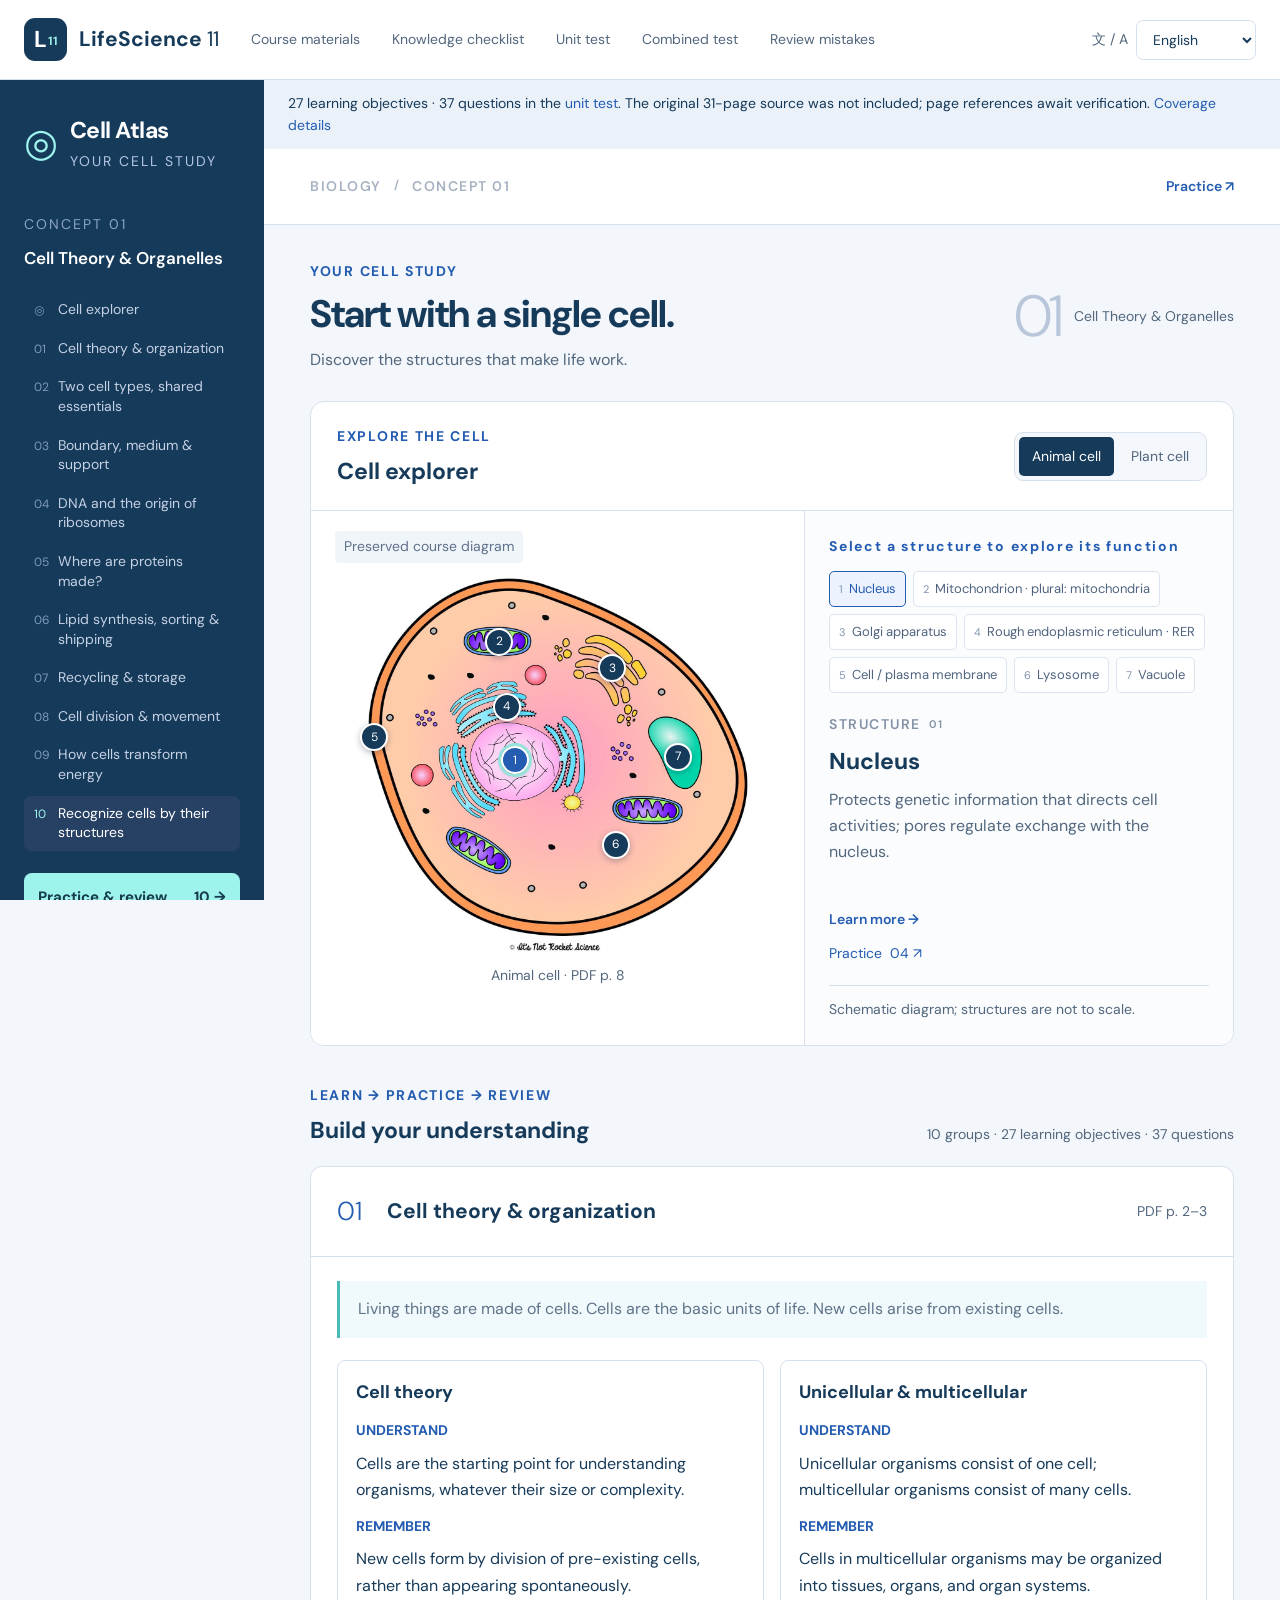
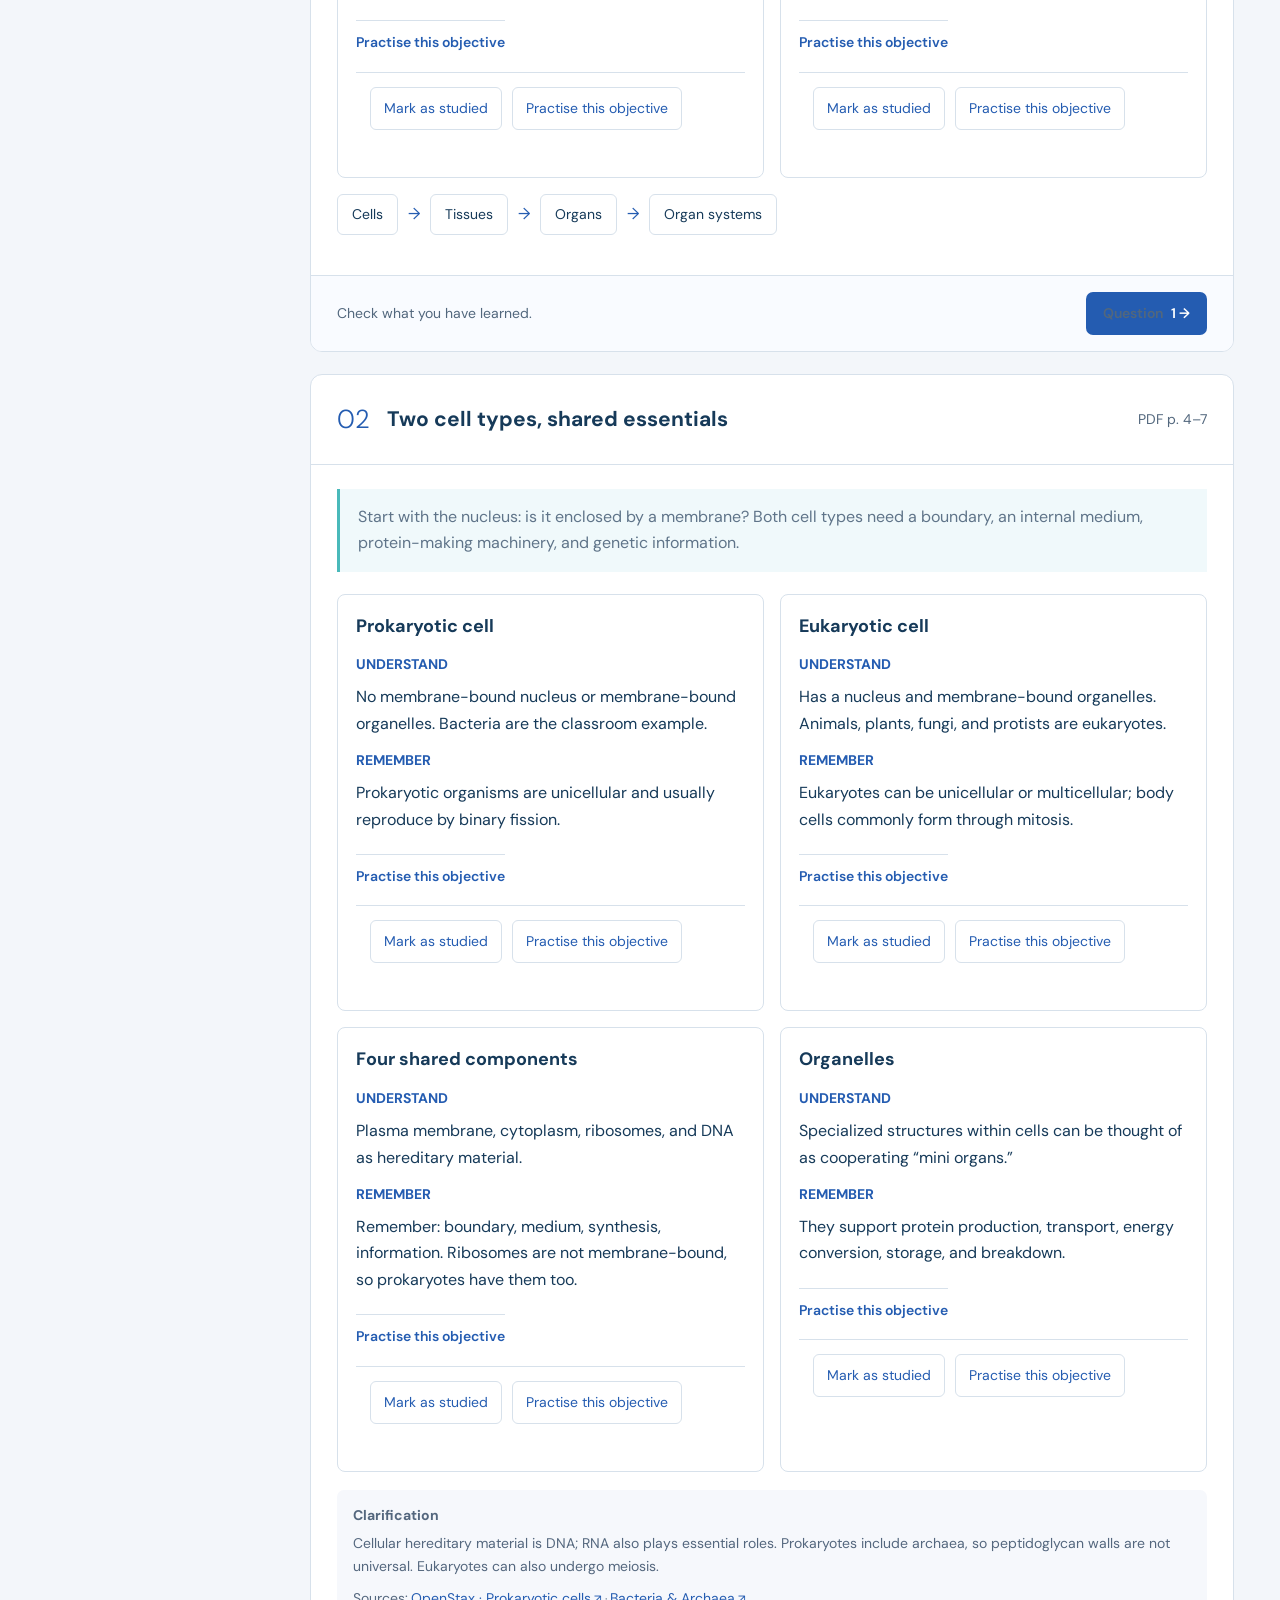
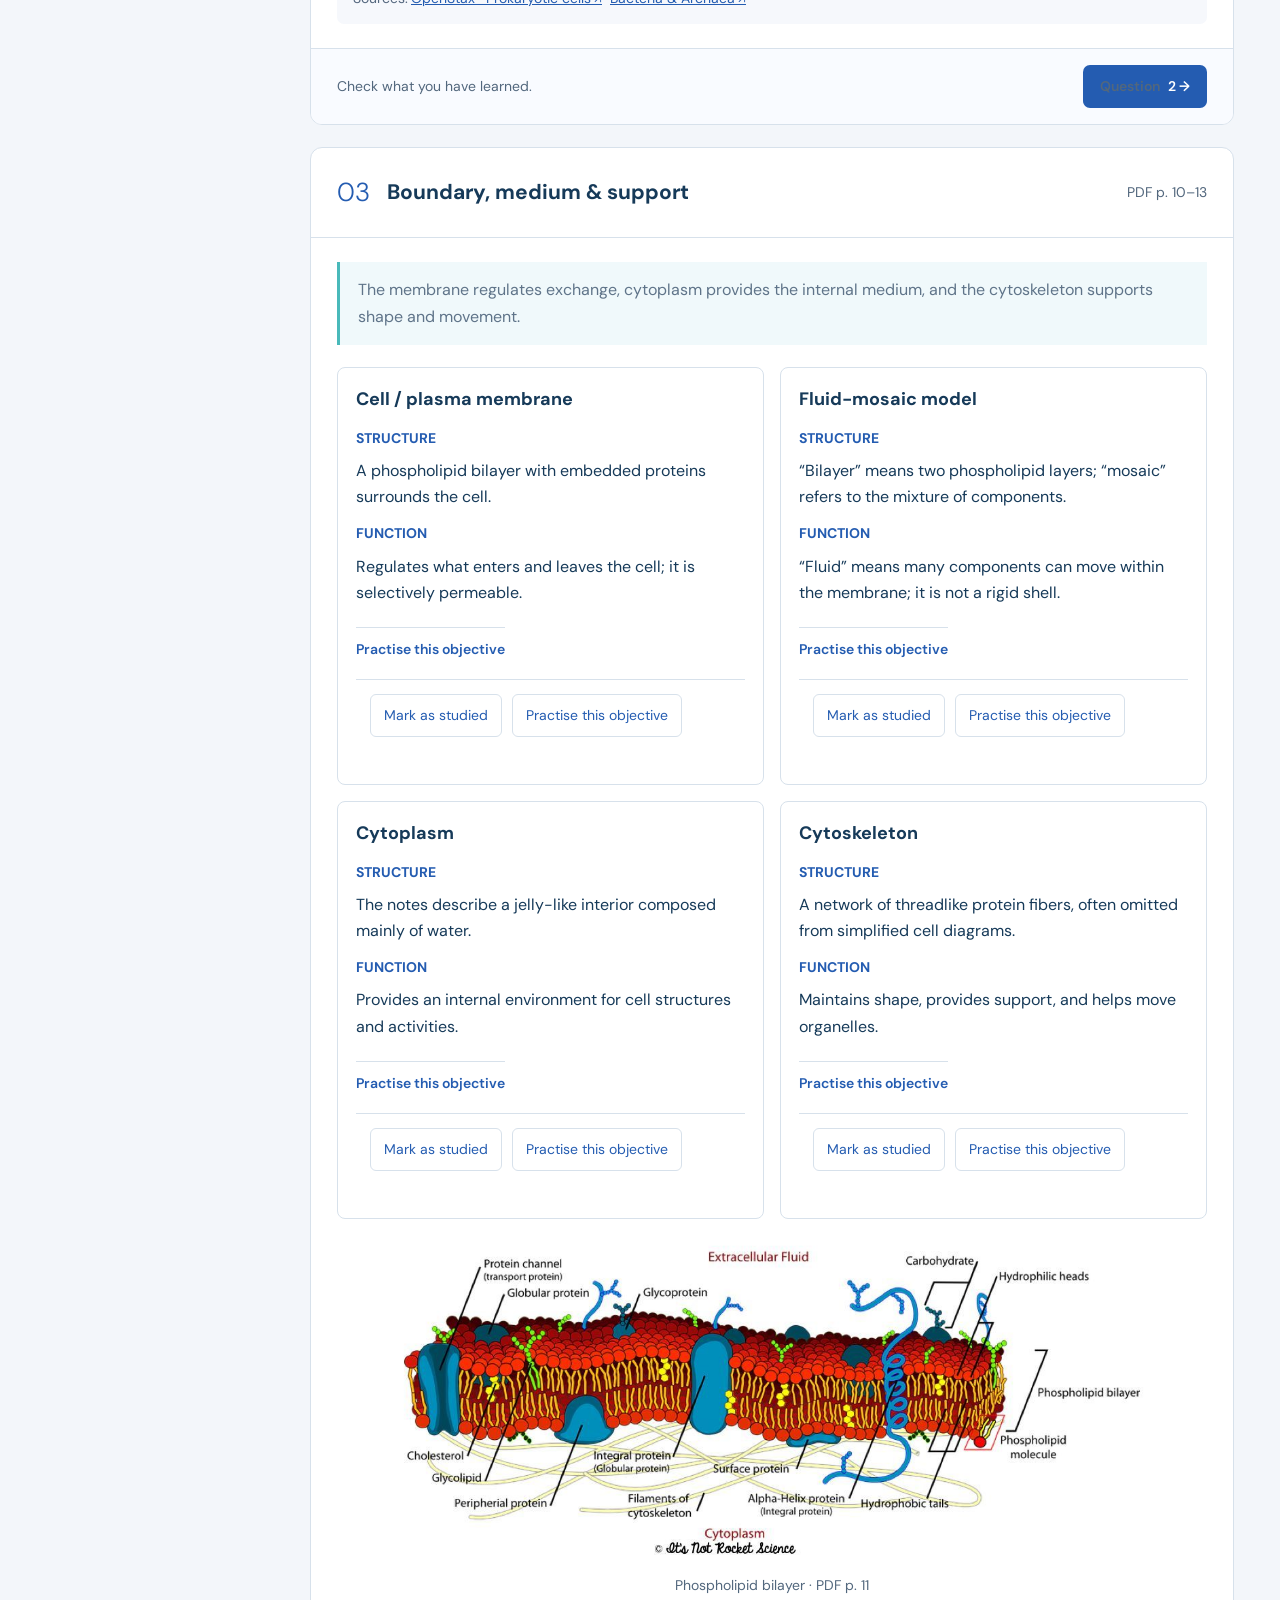
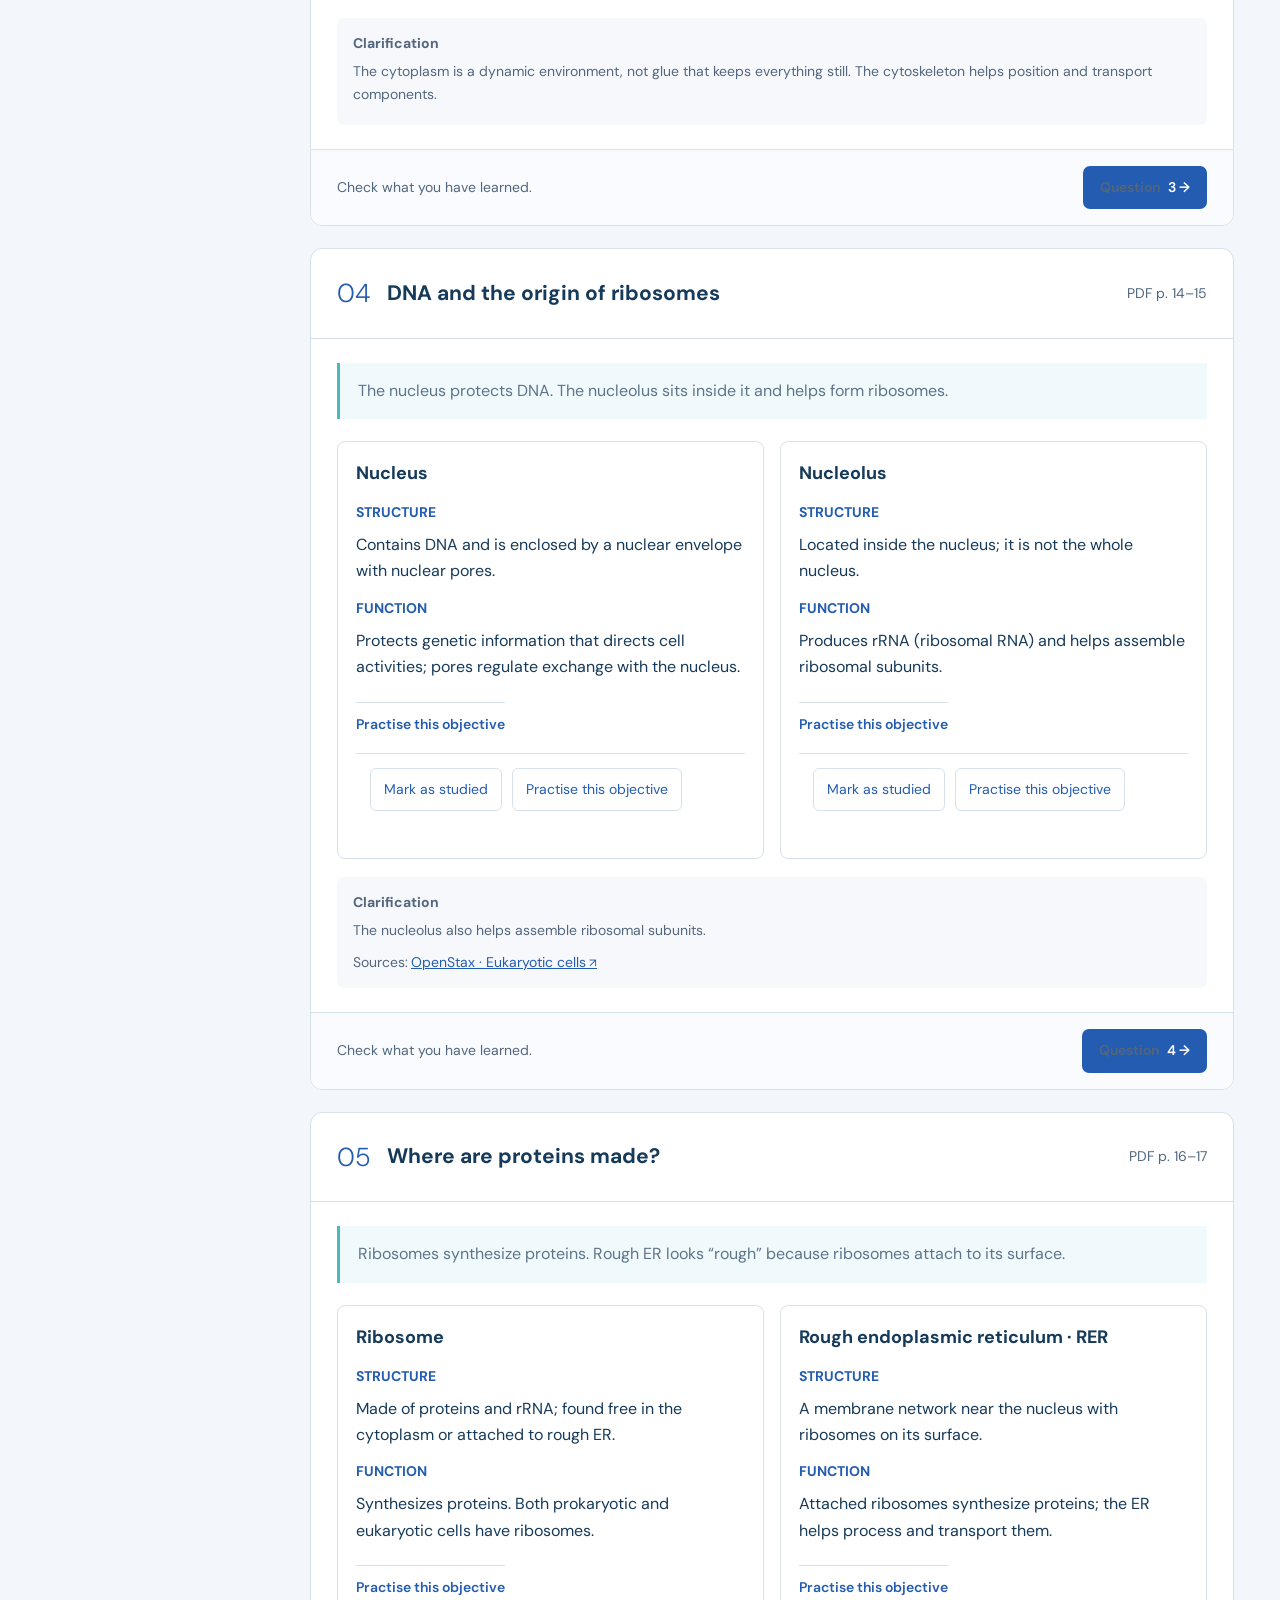
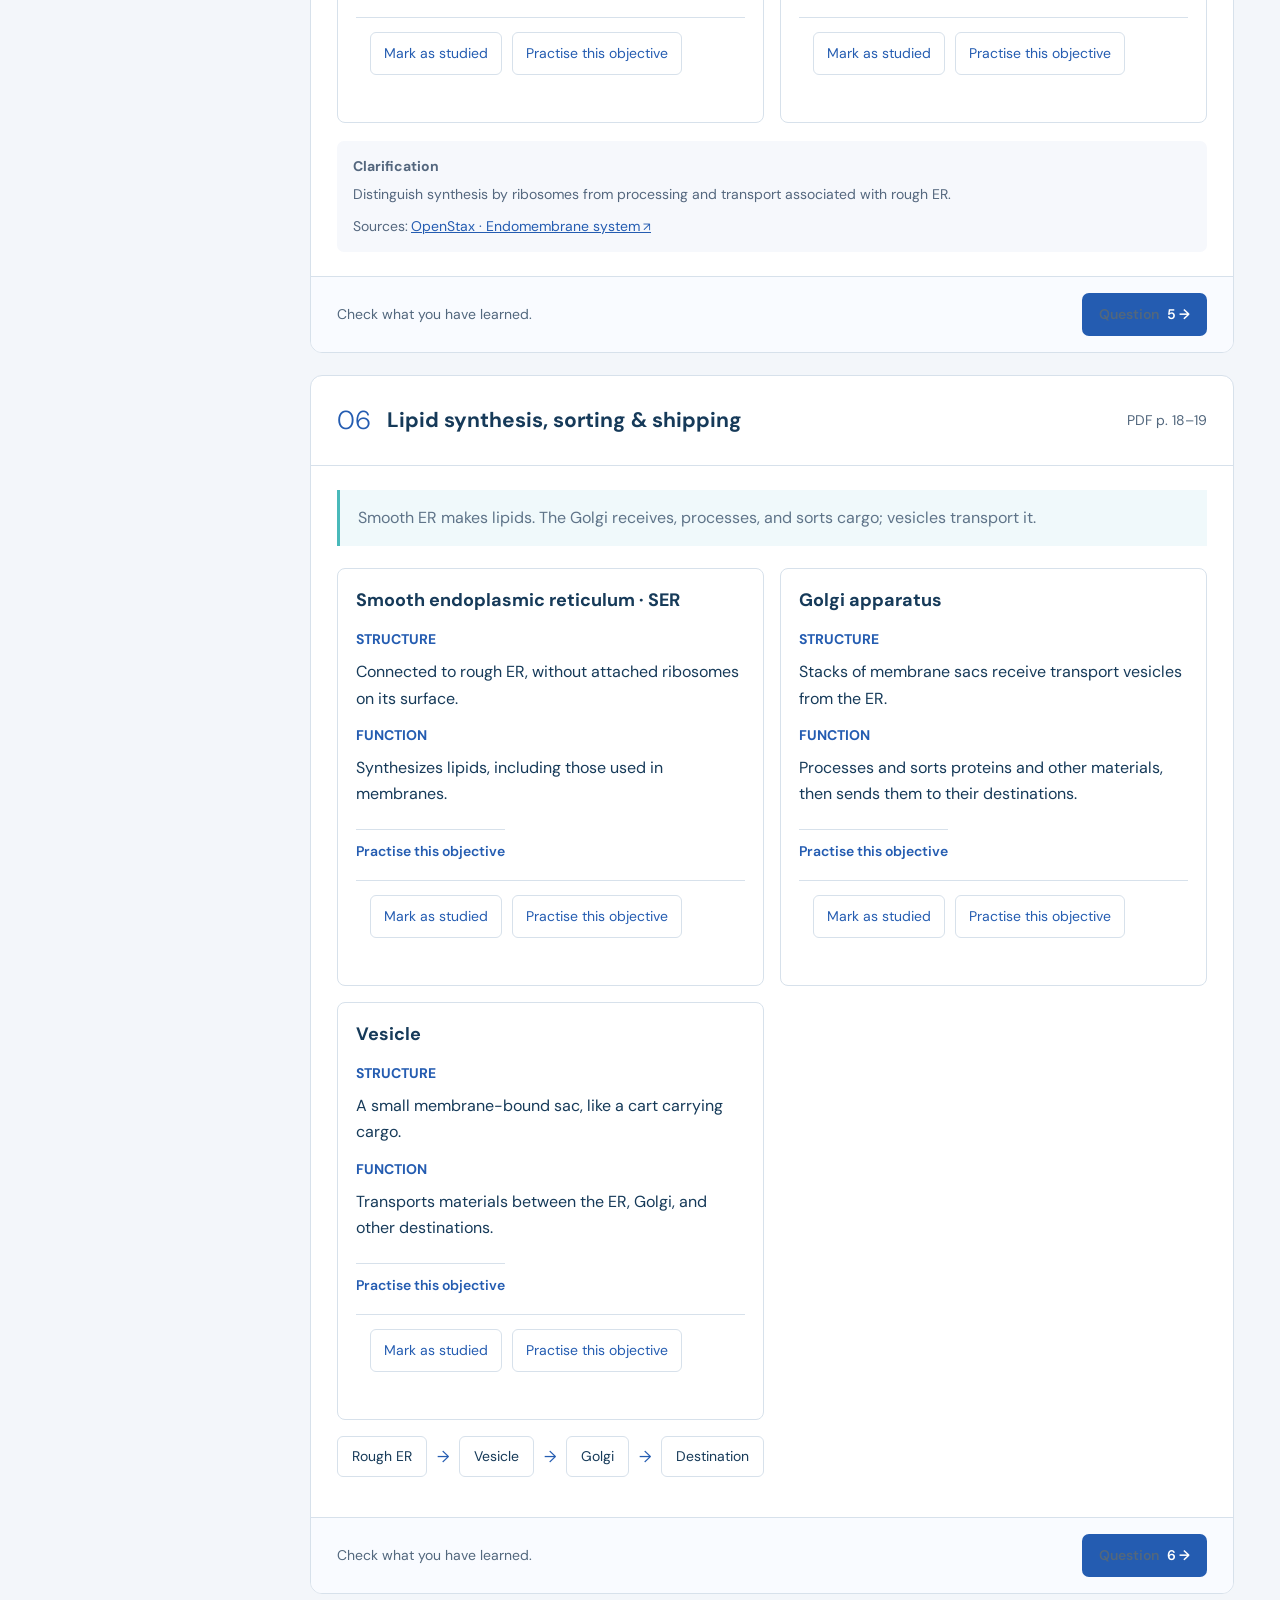
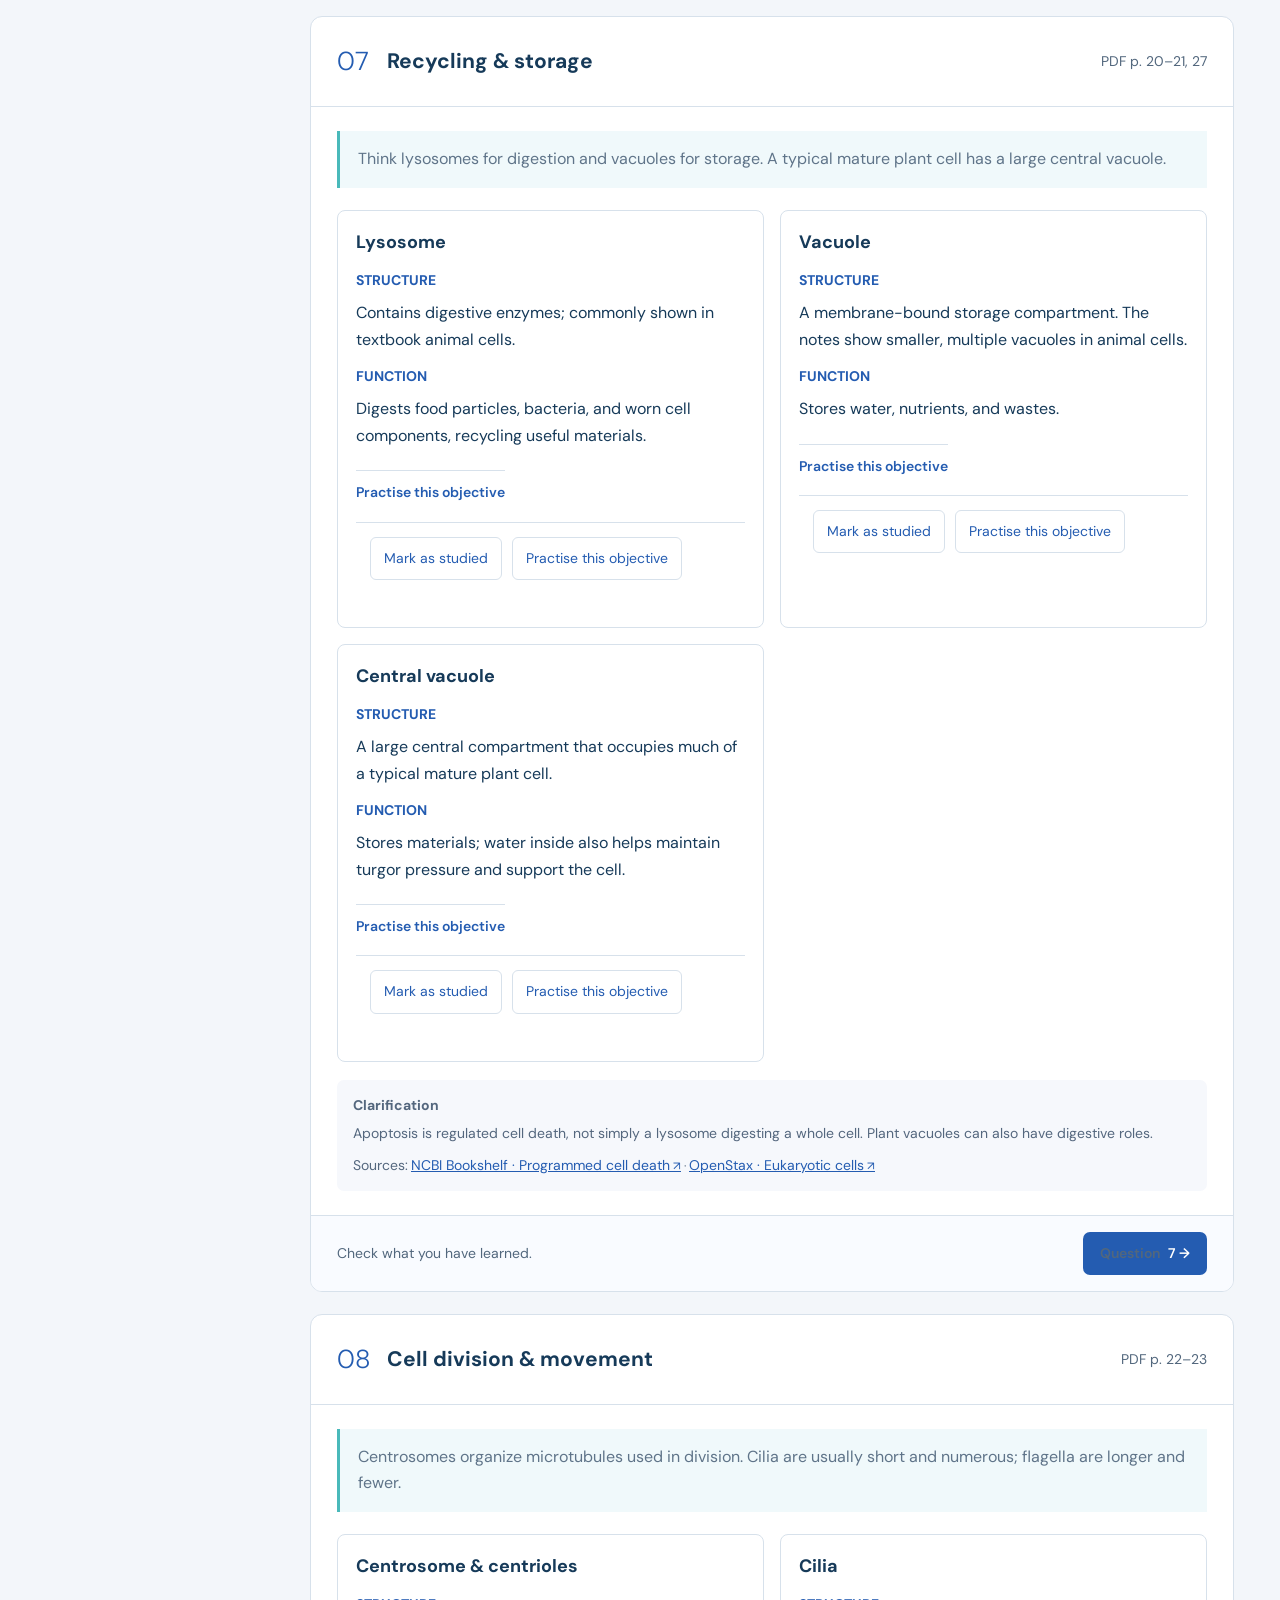
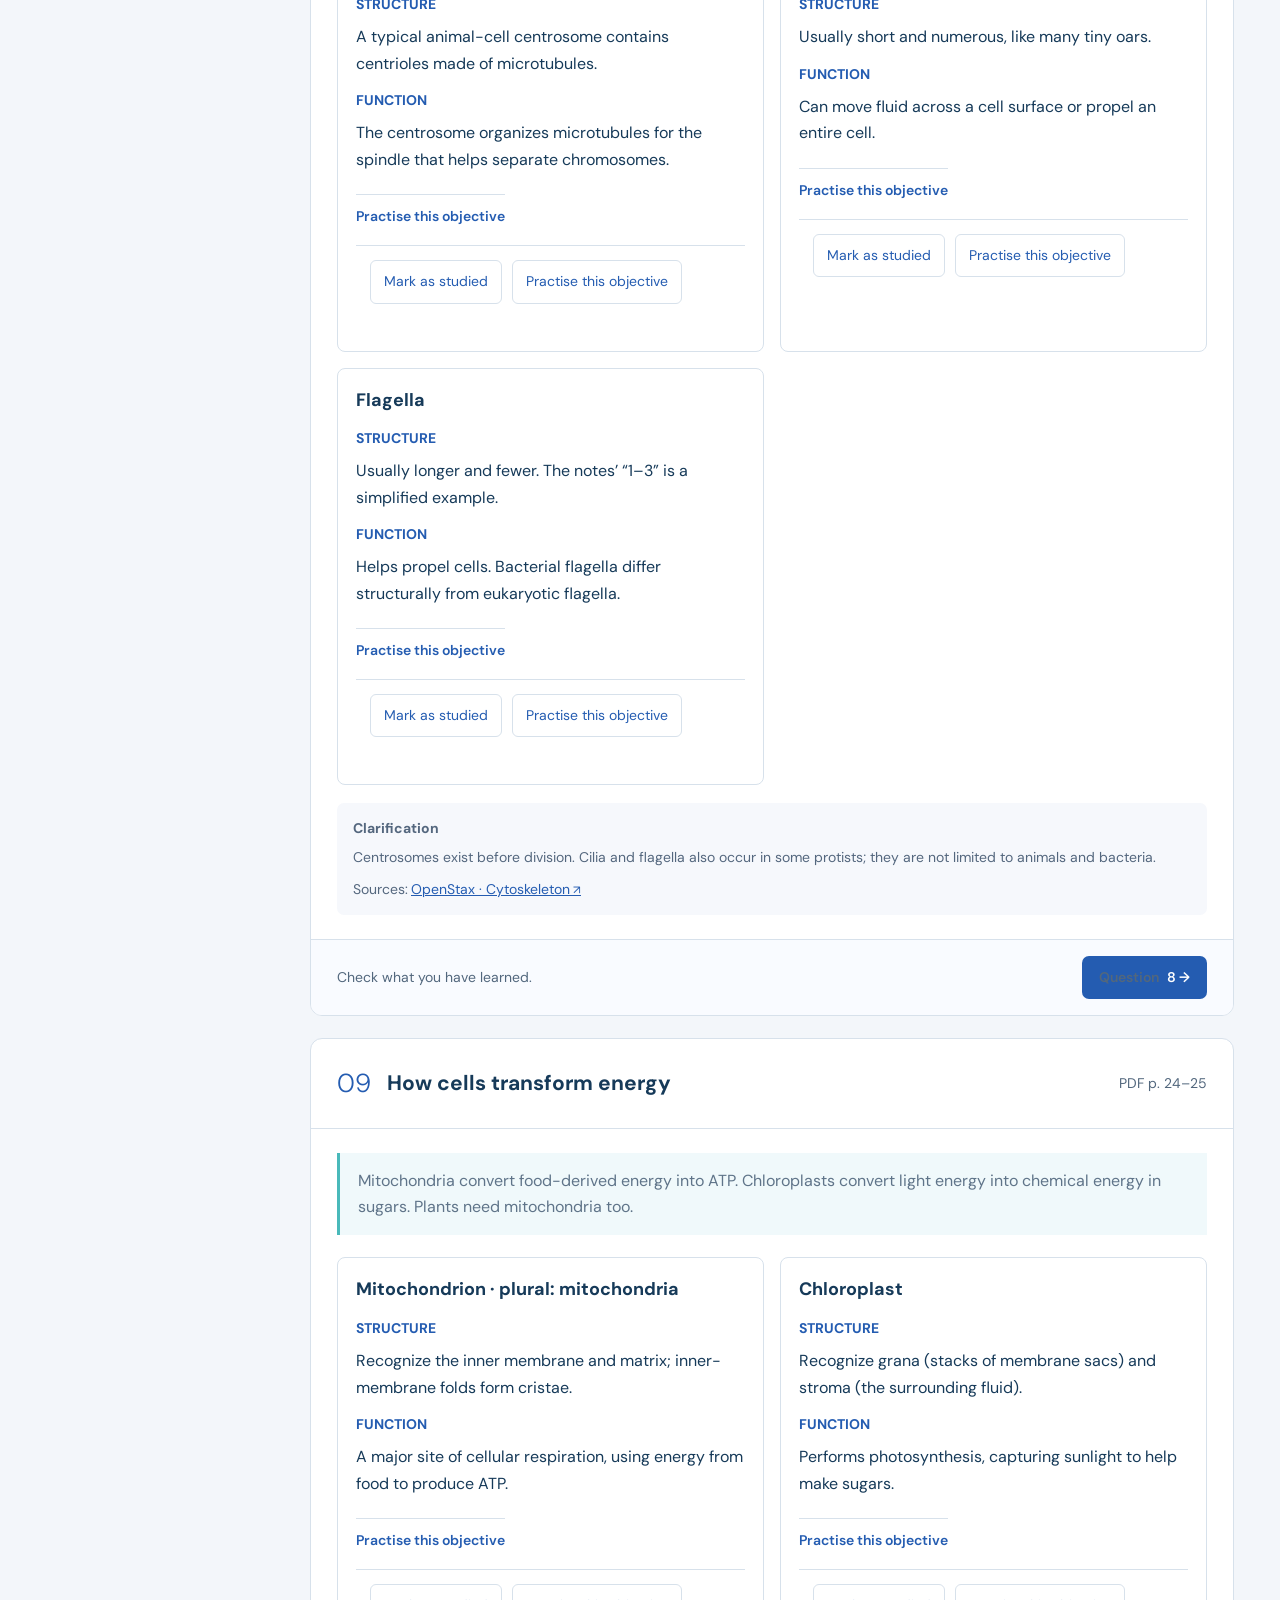
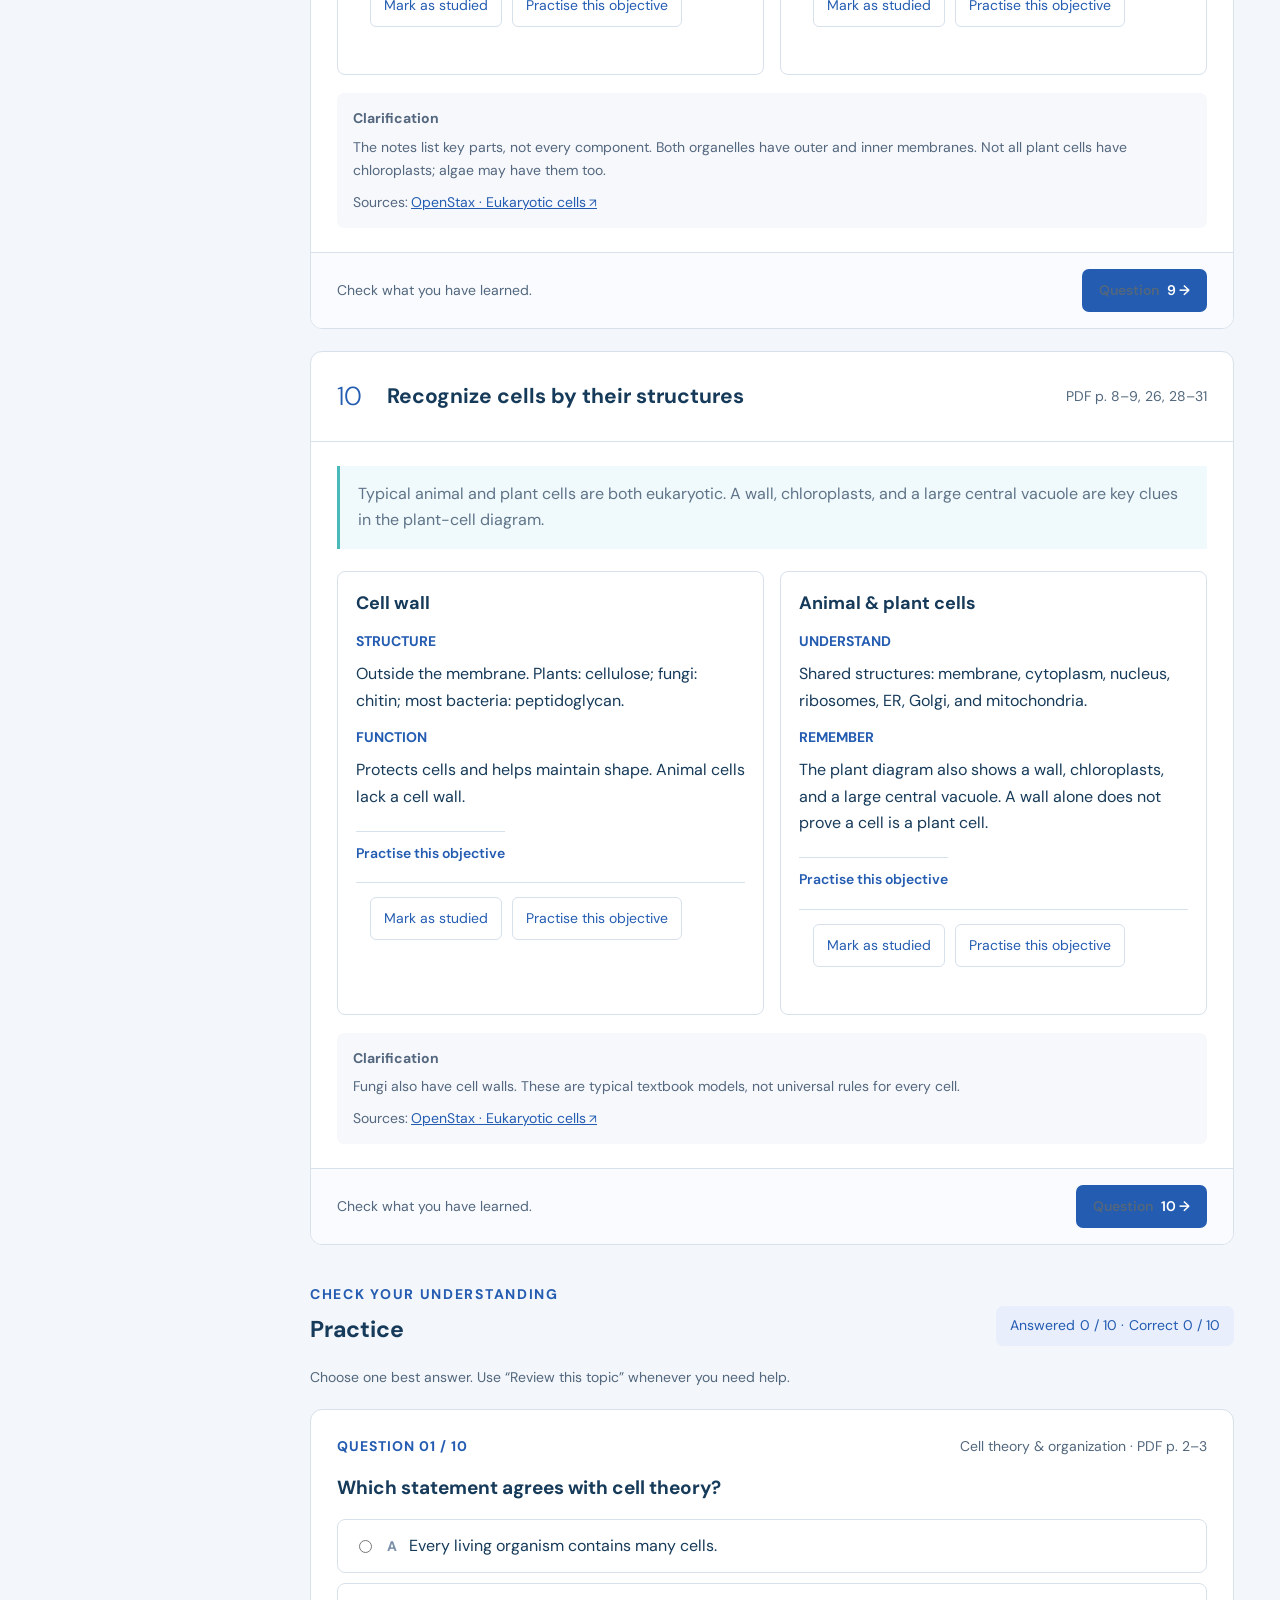
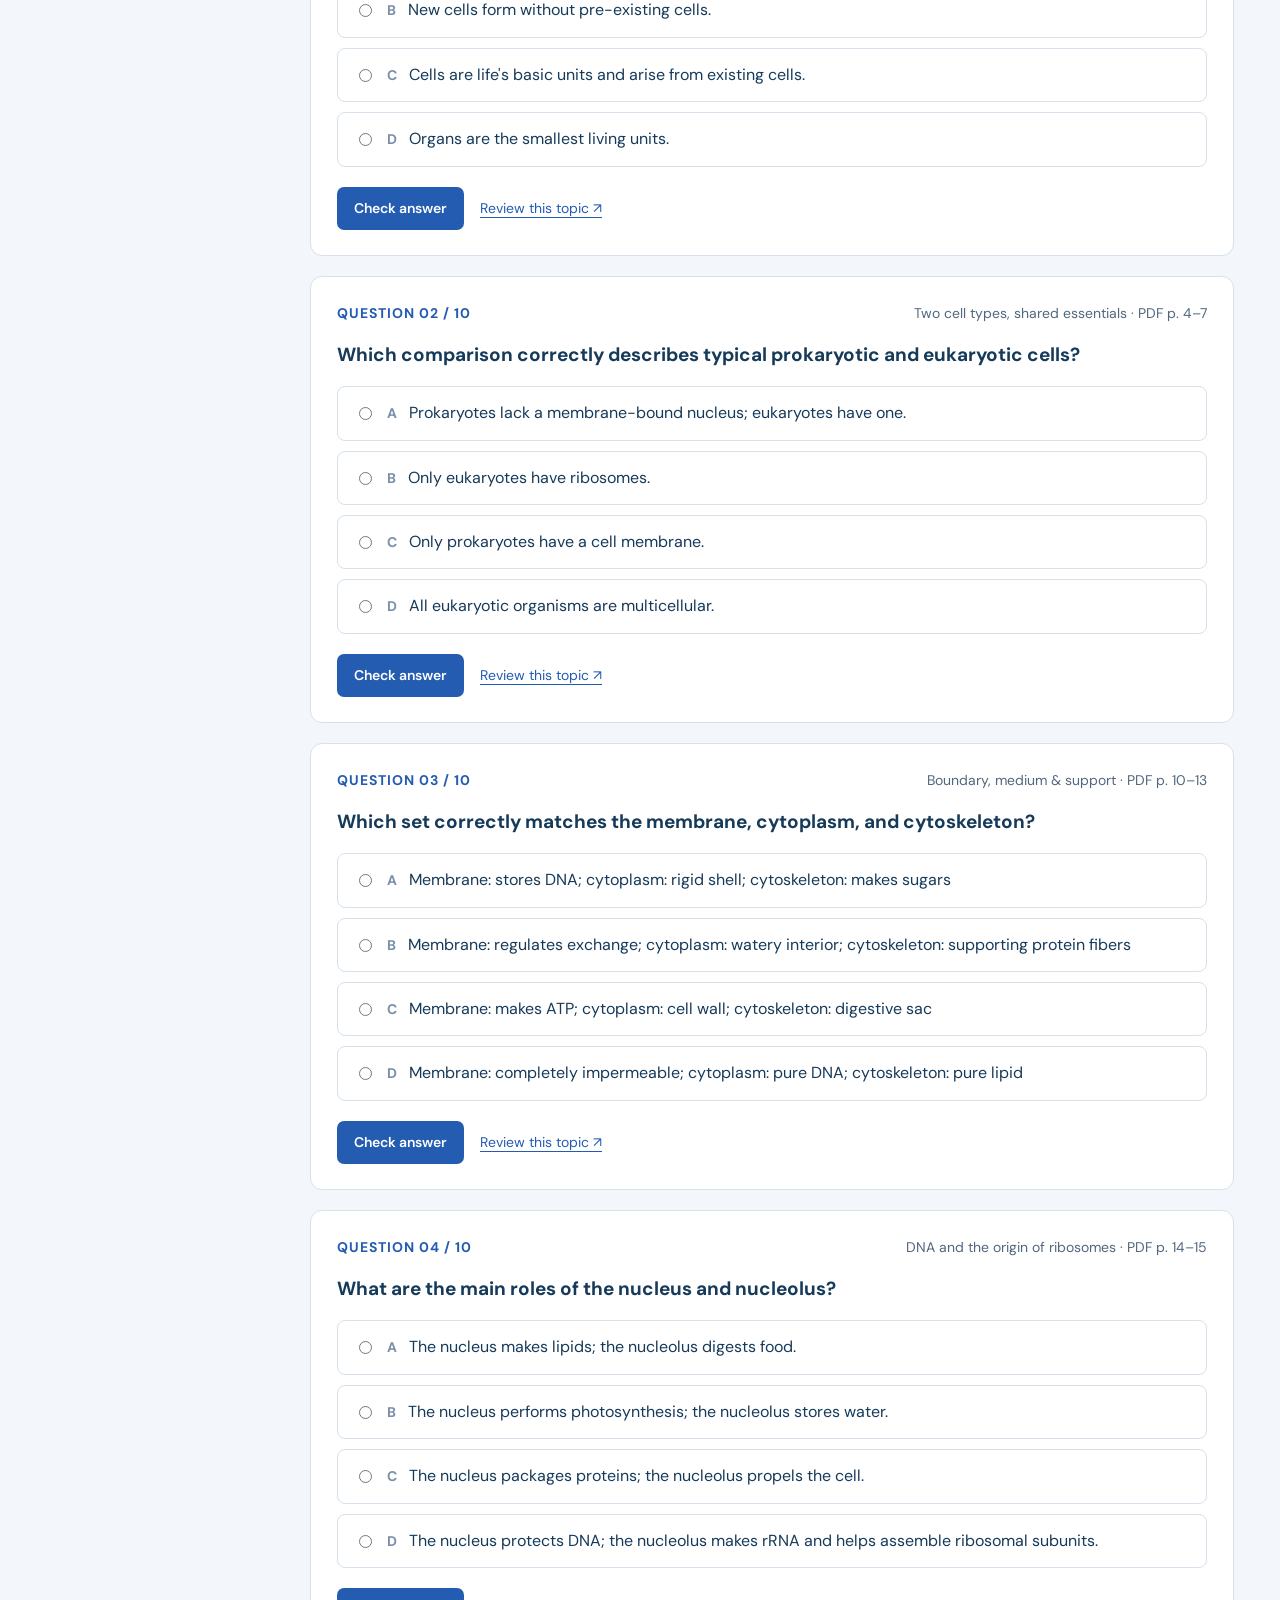
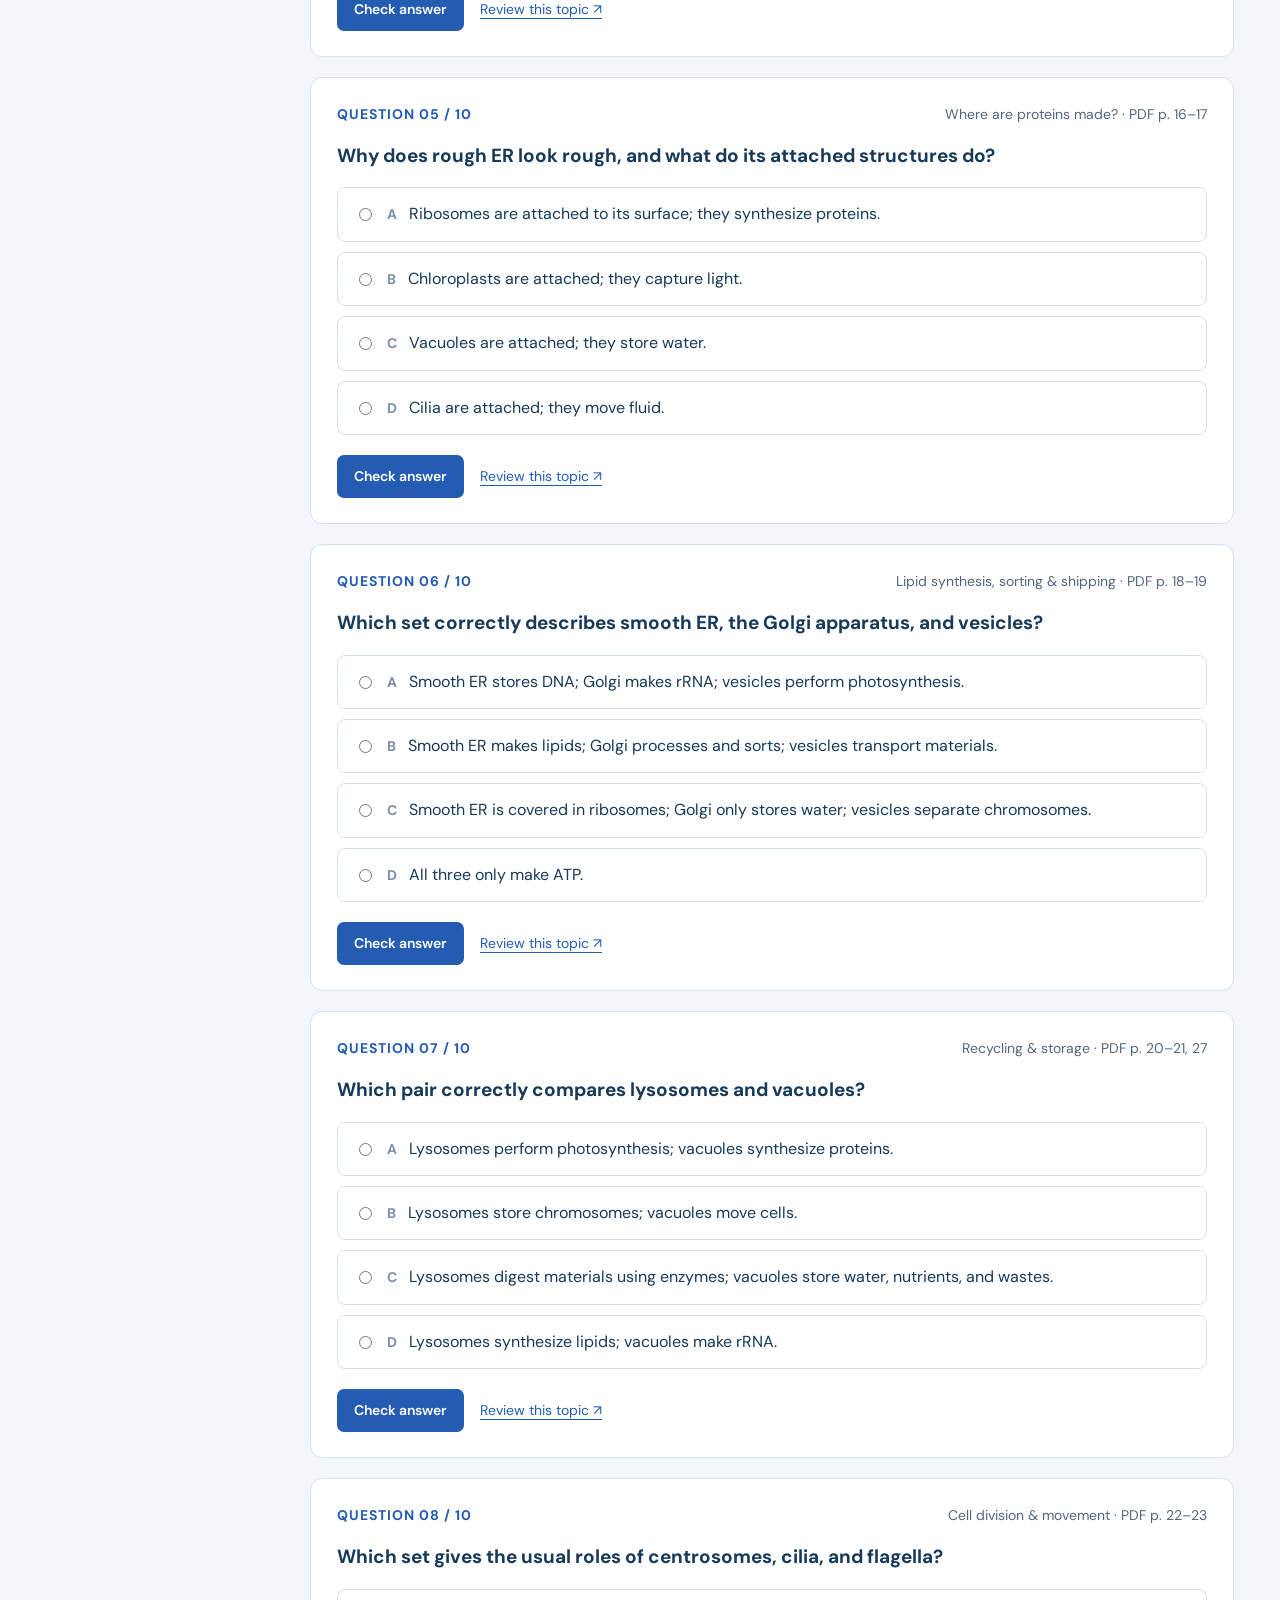
<file: units/cells/index.html>
<!doctype html>
<html lang="en">
<head>
  <meta charset="utf-8"><meta name="viewport" content="width=device-width,initial-scale=1">
  <meta name="description" content="Learn cell theory and organelles with interactive diagrams, course notes and quizzes in English, Chinese or both.">
  <meta name="theme-color" content="#142544"><title>Cell Theory and Organelles · LifeScience 11</title>
  <script src="../../course-data.js"></script><script src="../../shared/storage.js"></script>
  <link rel="stylesheet" href="styles.css"><link rel="stylesheet" href="../../shared/course.css"><link rel="stylesheet" href="../../shared/language.css"><link rel="icon" href="../../favicon.svg">
</head>
<body class="course-unit" data-course-unit="cells">
<header class="course-bar unit-course-bar">
  <a class="course-brand" href="../../index.html"><span class="course-logo">L<span>11</span></span><span>LifeScience <b>11</b></span></a>
  <nav aria-label="Course navigation"><a href="../../index.html">Course materials</a><a href="../../index.html#knowledge">Knowledge checklist</a><a href="../../index.html#test/cells">Unit test</a><a href="../../index.html#test/all">Combined test</a><a href="../../index.html#review/cells">Review mistakes</a></nav>
  <label class="course-language" data-no-localize><span>文 / A</span><select id="language" data-language-control aria-label="Display language / 显示语言"><option value="en">English</option><option value="zh">中文</option><option value="both">中英对照</option></select></label>
</header>
<a class="skip" href="#main">Skip to content</a>
<aside class="sidebar">
  <a class="brand" href="#top"><span class="brand-icon">◎</span><span>Cell Atlas<small>YOUR CELL STUDY</small></span></a>
  <div class="side-label">CONCEPT 01</div><div class="side-title">Cell Theory &amp; Organelles</div>
  <nav id="lesson-nav" aria-label="Learning topics"><a class="nav-link active" href="#explore"><span class="nav-index">◎</span><span class="nav-copy">Cell explorer</span></a></nav>
  <a class="side-quiz" href="#practice"><span>Practice &amp; review</span><span class="quiz-count">10 →</span><small>Original lesson practice</small></a>
  <div class="source-note"><span>Source</span><br><span>Concept 1 Notes</span><br><span>Cell Theory and Organelles</span><span>31-page lecture · source verification pending</span></div>
</aside>
<div class="workspace" id="top">
  <div class="source-audit-note"><span>27 learning objectives · 37 questions in the</span> <a href="../../index.html#test/cells">unit test</a><span>. The original 31-page source was not included; page references await verification.</span> <a href="../../docs/coverage.html">Coverage details</a></div>
  <header class="topbar"><div class="breadcrumb"><span>BIOLOGY</span> <span>/</span> <span>CONCEPT 01</span></div><a href="#practice" class="top-practice">Practice ↗</a></header>
  <main id="main">
    <div class="page-heading"><div><p class="eyebrow">YOUR CELL STUDY</p><h1>Start with a single cell.</h1><p class="heading-en">Discover the structures that make life work.</p></div><div class="unit-stamp"><strong>01</strong><span>Cell Theory &amp; Organelles</span></div></div>
    <section id="explore" class="explorer" aria-labelledby="explorer-title">
      <div class="section-bar"><div><p class="eyebrow">EXPLORE THE CELL</p><h2 id="explorer-title">Cell explorer</h2></div><div class="segmented" aria-label="Cell types"><button type="button" class="selected" data-cell="animal" aria-pressed="true">Animal cell</button><button type="button" data-cell="plant" aria-pressed="false">Plant cell</button></div></div>
      <div class="explorer-grid"><div class="diagram-area"><div class="diagram-tag">Preserved course diagram</div><div class="diagram-wrap"><img id="cell-image" src="assets/animal.png" alt="Animal cell structure diagram, source reference page 8" width="1248" height="1227"><div id="hotspots"></div></div><p id="diagram-caption">Animal cell · PDF p. 8</p></div><div class="explorer-details"><p class="eyebrow">Select a structure to explore its function</p><div class="organelle-picker" id="organelle-picker"></div><article class="organelle-detail" id="organelle-detail"></article><p class="small-note">Schematic diagram; structures are not to scale.</p></div></div>
    </section>
    <div class="chapter-heading"><div><p class="eyebrow">LEARN → PRACTICE → REVIEW</p><h2>Build your understanding</h2></div><p>10 groups · 27 learning objectives · 37 questions</p></div>
    <div id="lessons"></div>
    <section id="practice" class="practice-section" aria-labelledby="practice-title"><div class="chapter-heading"><div><p class="eyebrow">CHECK YOUR UNDERSTANDING</p><h2 id="practice-title">Practice</h2></div><div id="score" aria-live="polite">Answered 0 / 10</div></div><p class="practice-intro">Choose one best answer. Use “Review this topic” whenever you need help.</p><div id="questions"></div></section>
    <footer><p>Study companion for Concept 1 Notes — Cell Theory and Organelles. Diagrams are preserved from the existing lesson; the original source awaits verification.</p><p>Educational clarifications are marked separately.</p><p>Progress is saved in this browser on this device.</p></footer>
  </main>
</div>
<script src="data.js"></script><script src="app.js"></script>
<script src="../../shared/zh-data.js"></script><script src="../../shared/language.js"></script>
<div id="storage-notice" class="storage-notice" role="status" hidden></div><script src="../../shared/unit.js" defer></script>
</body></html>
</file>
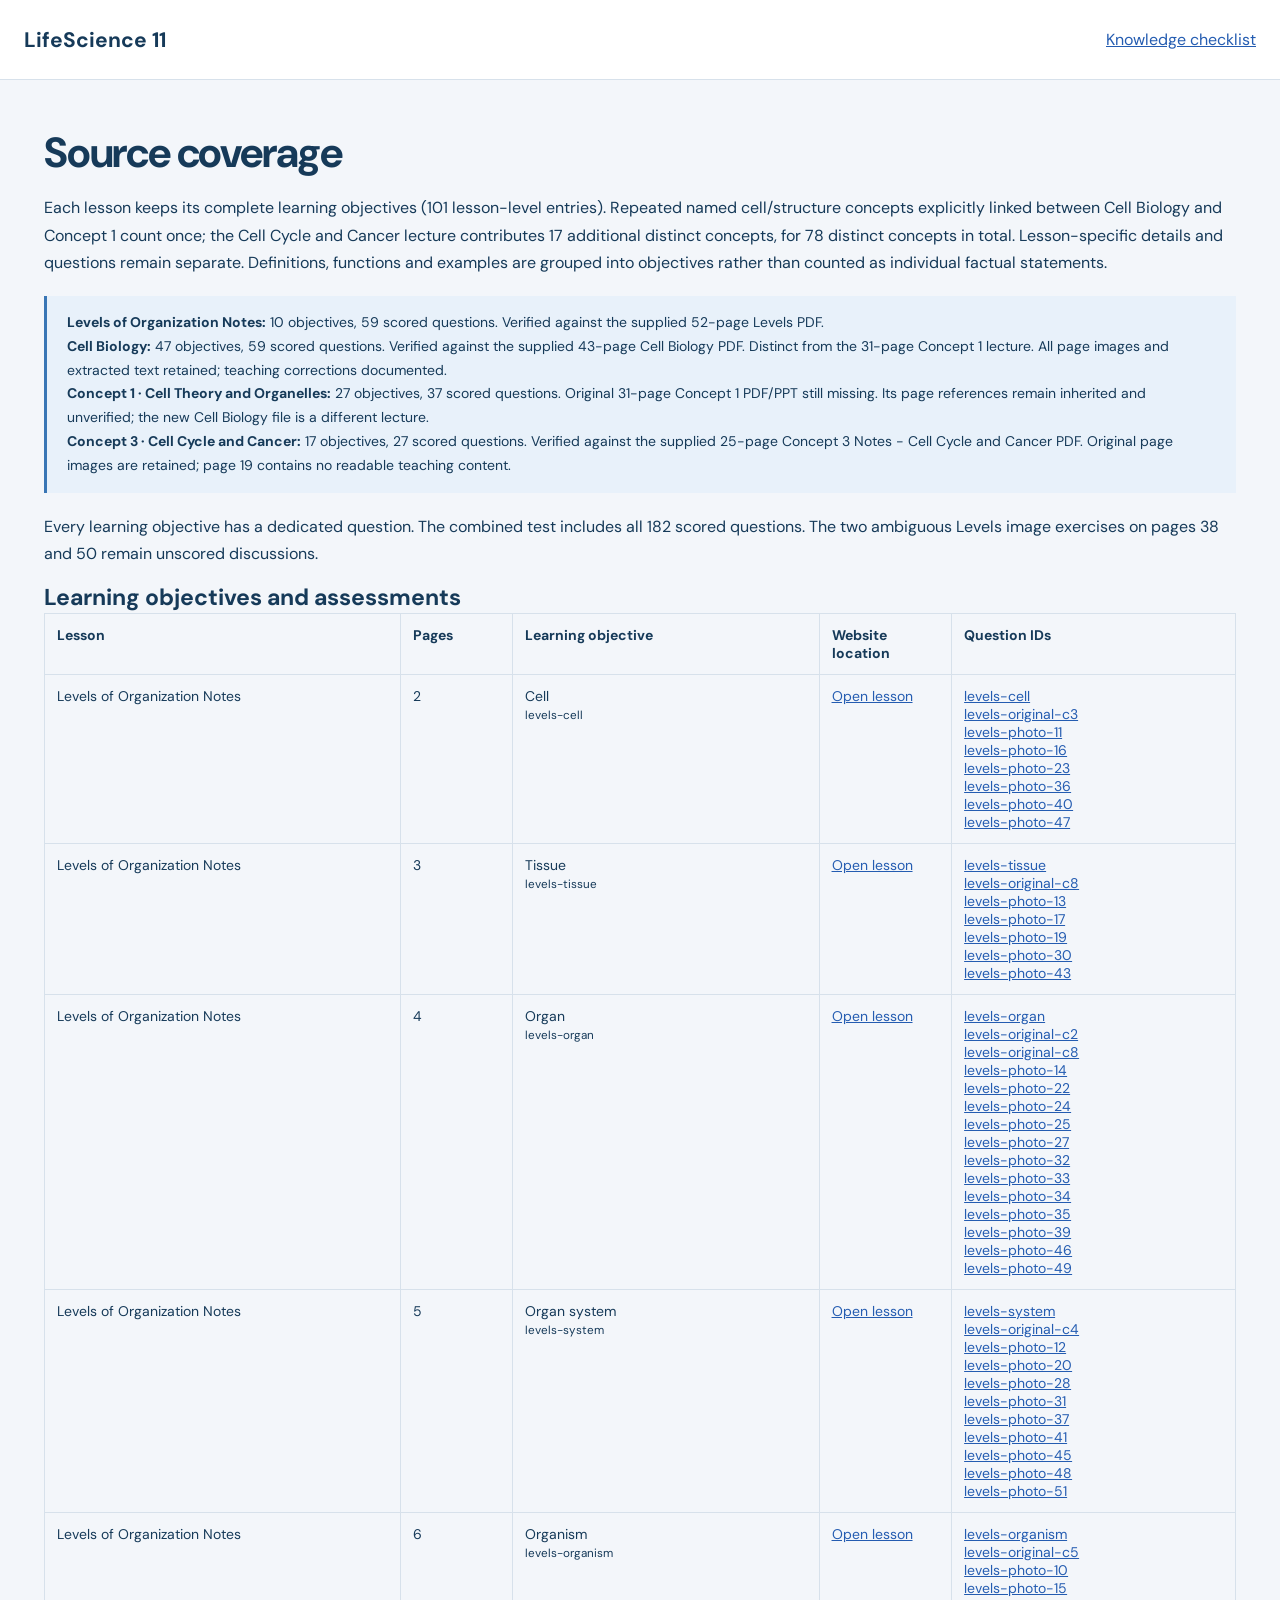
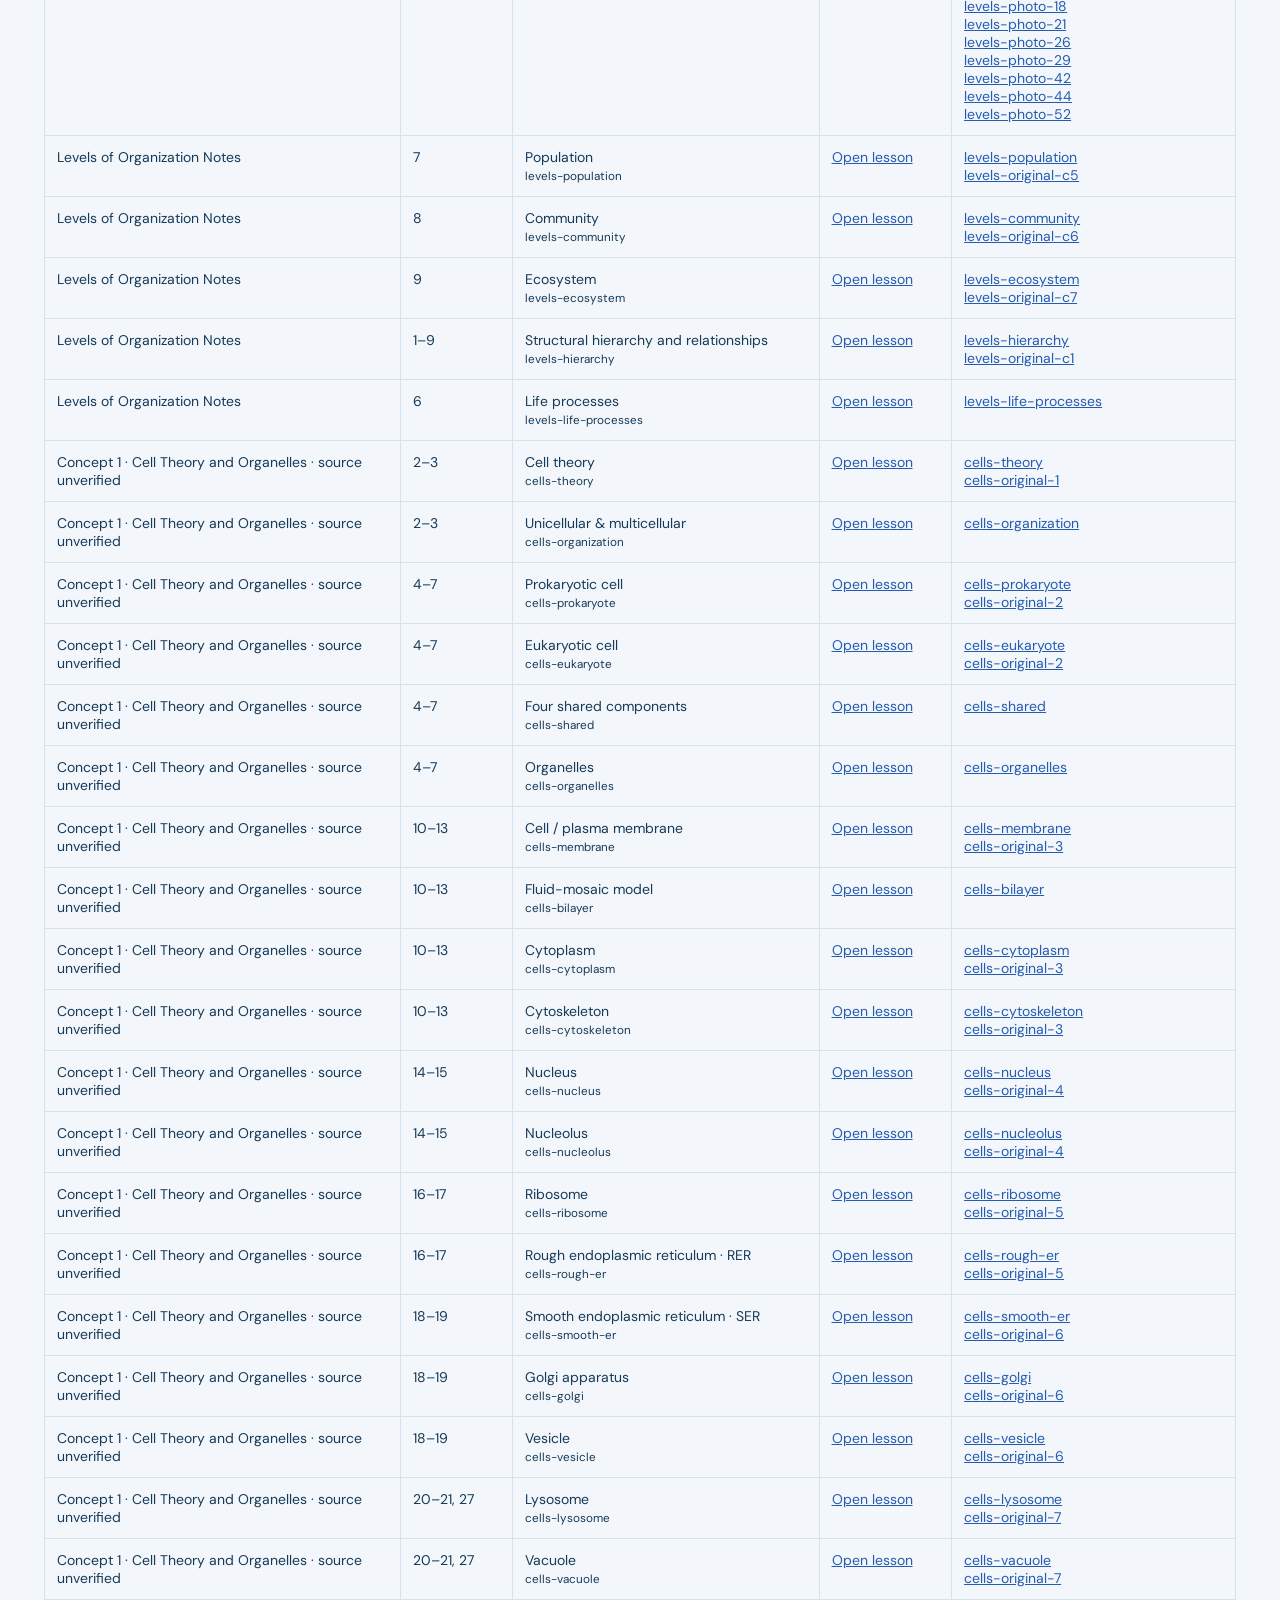
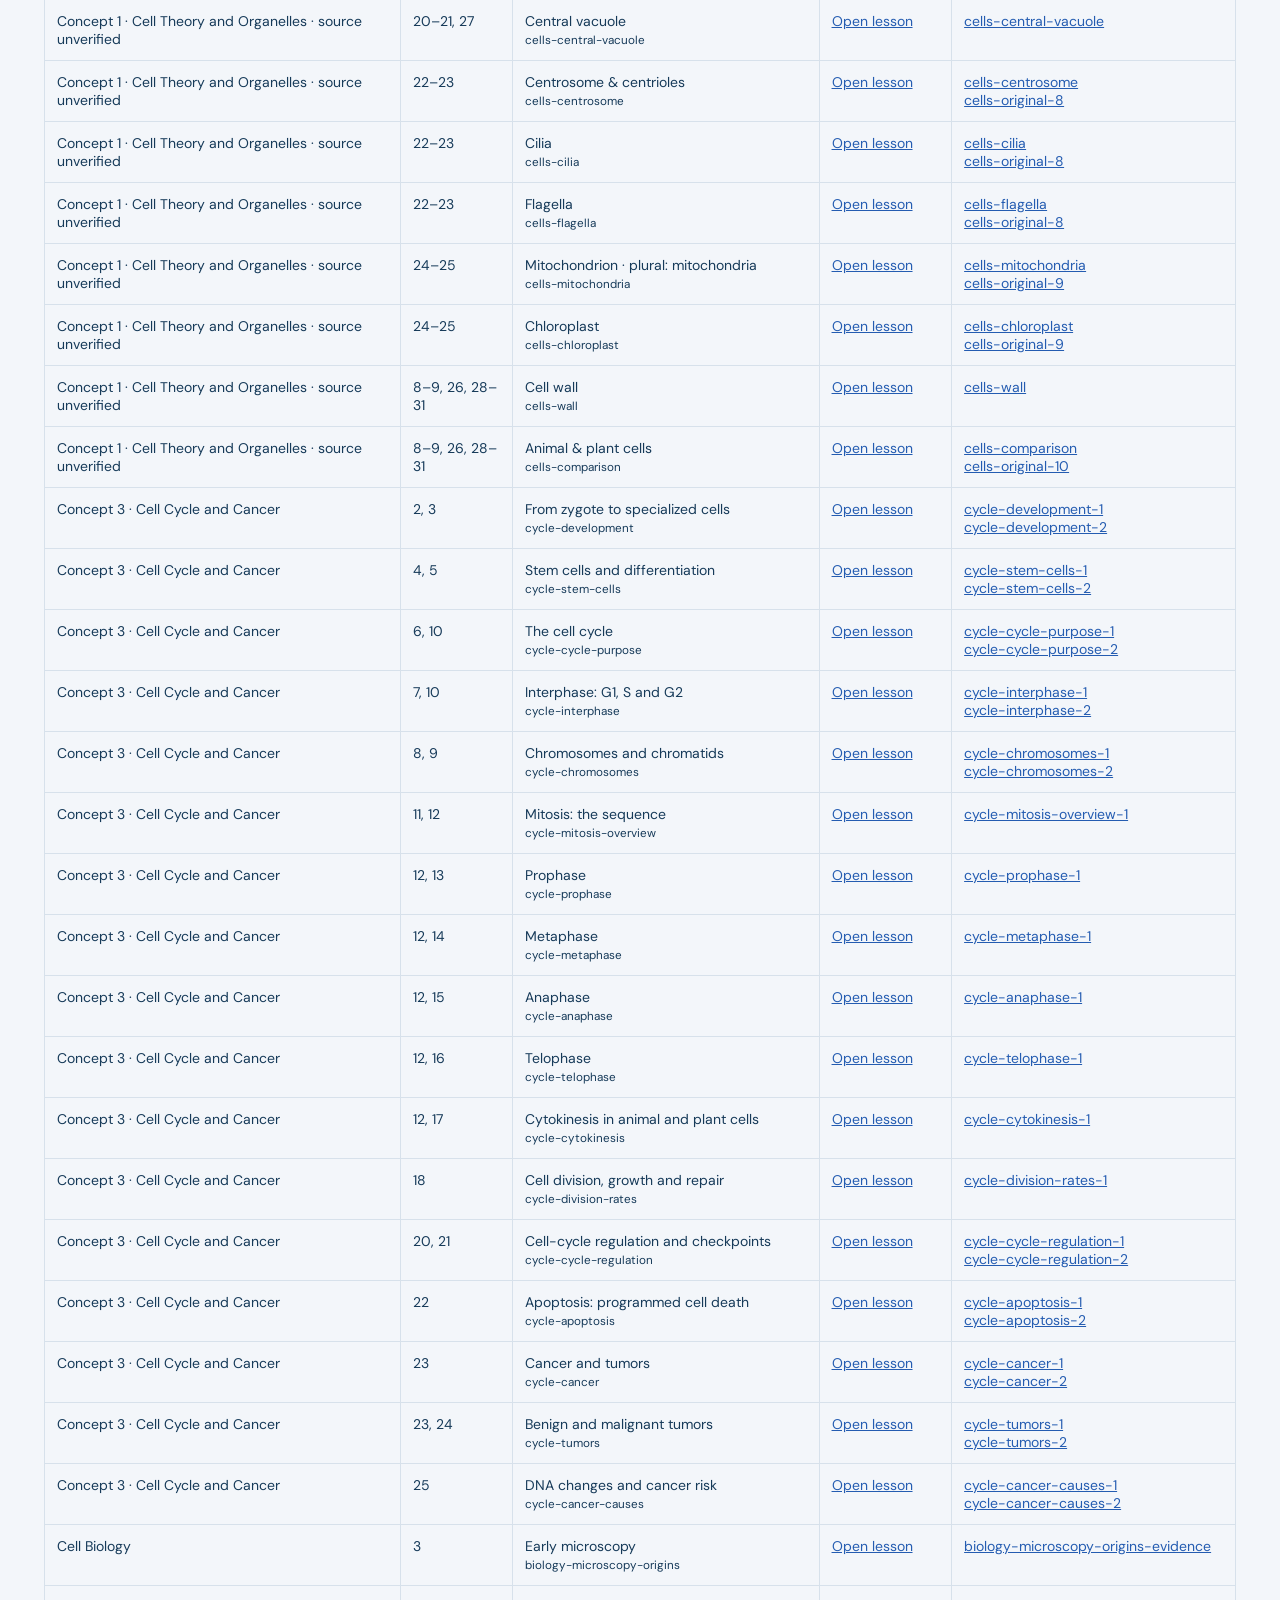
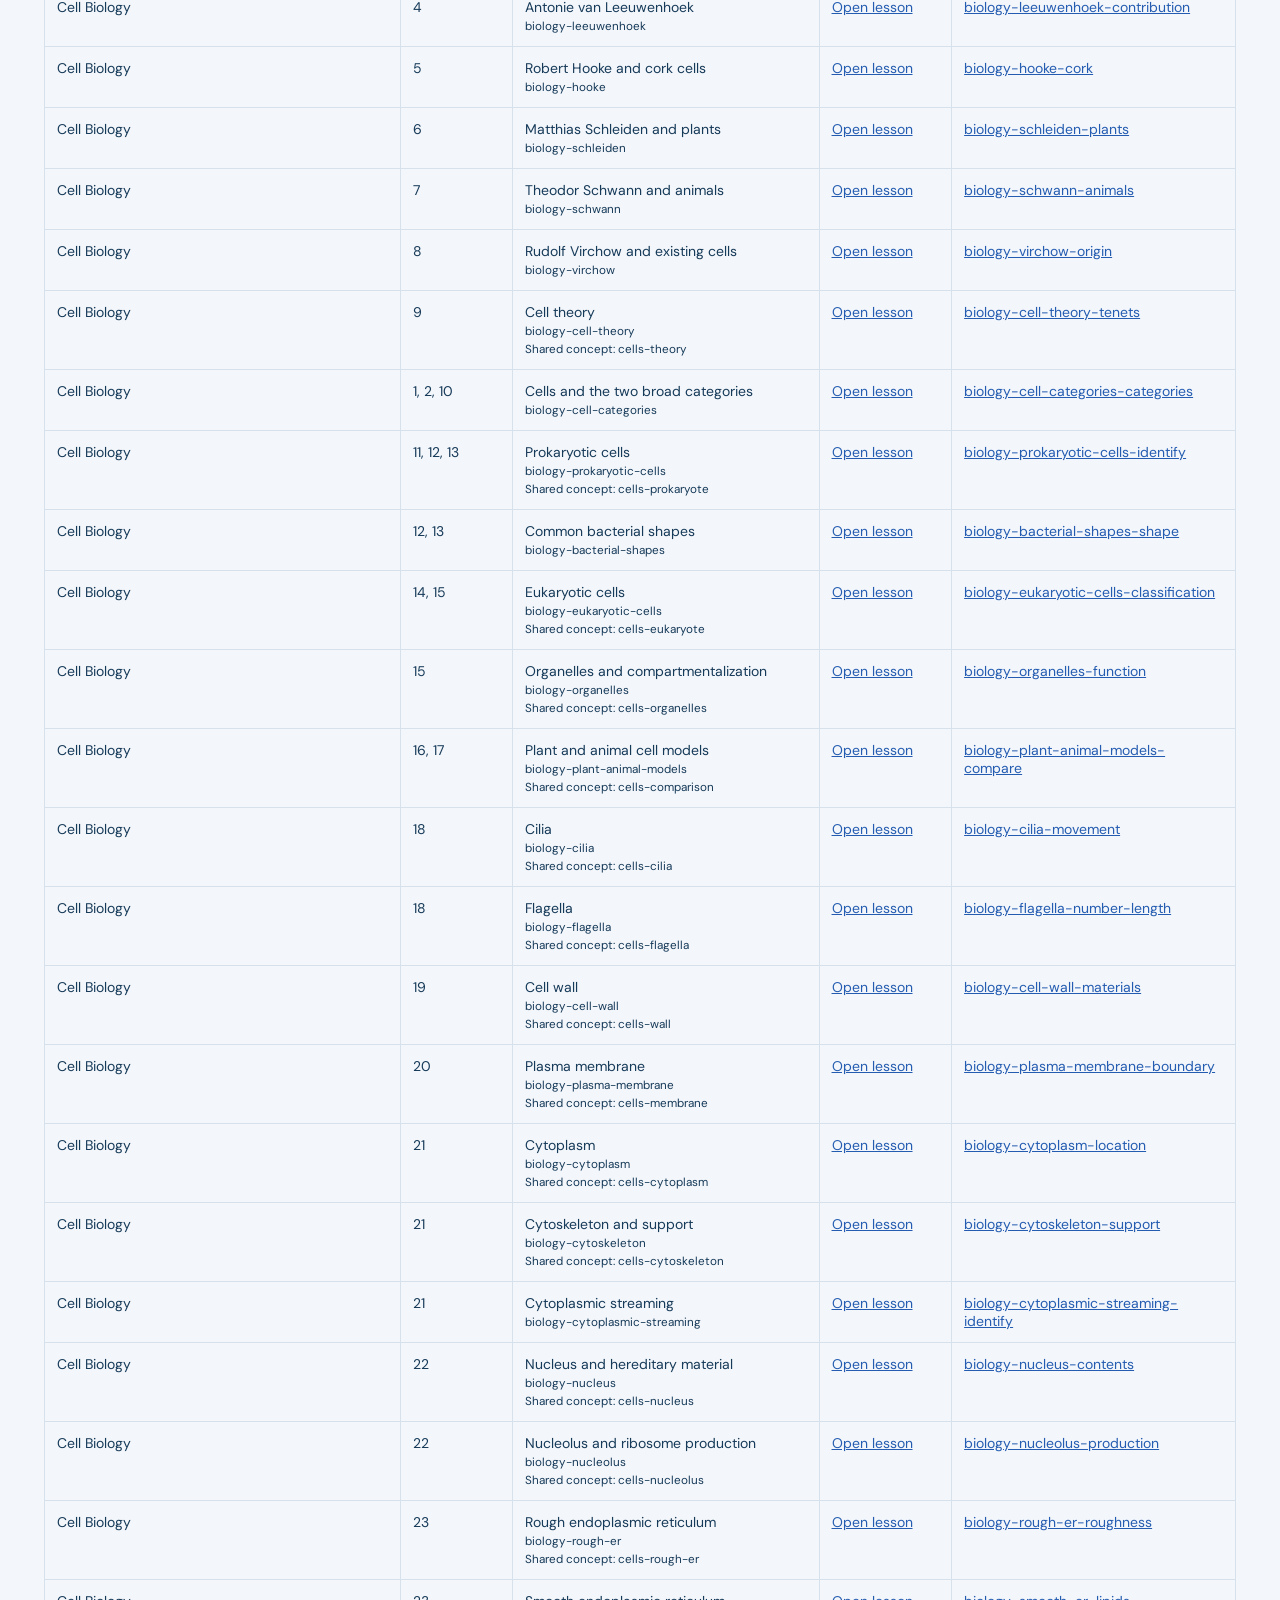
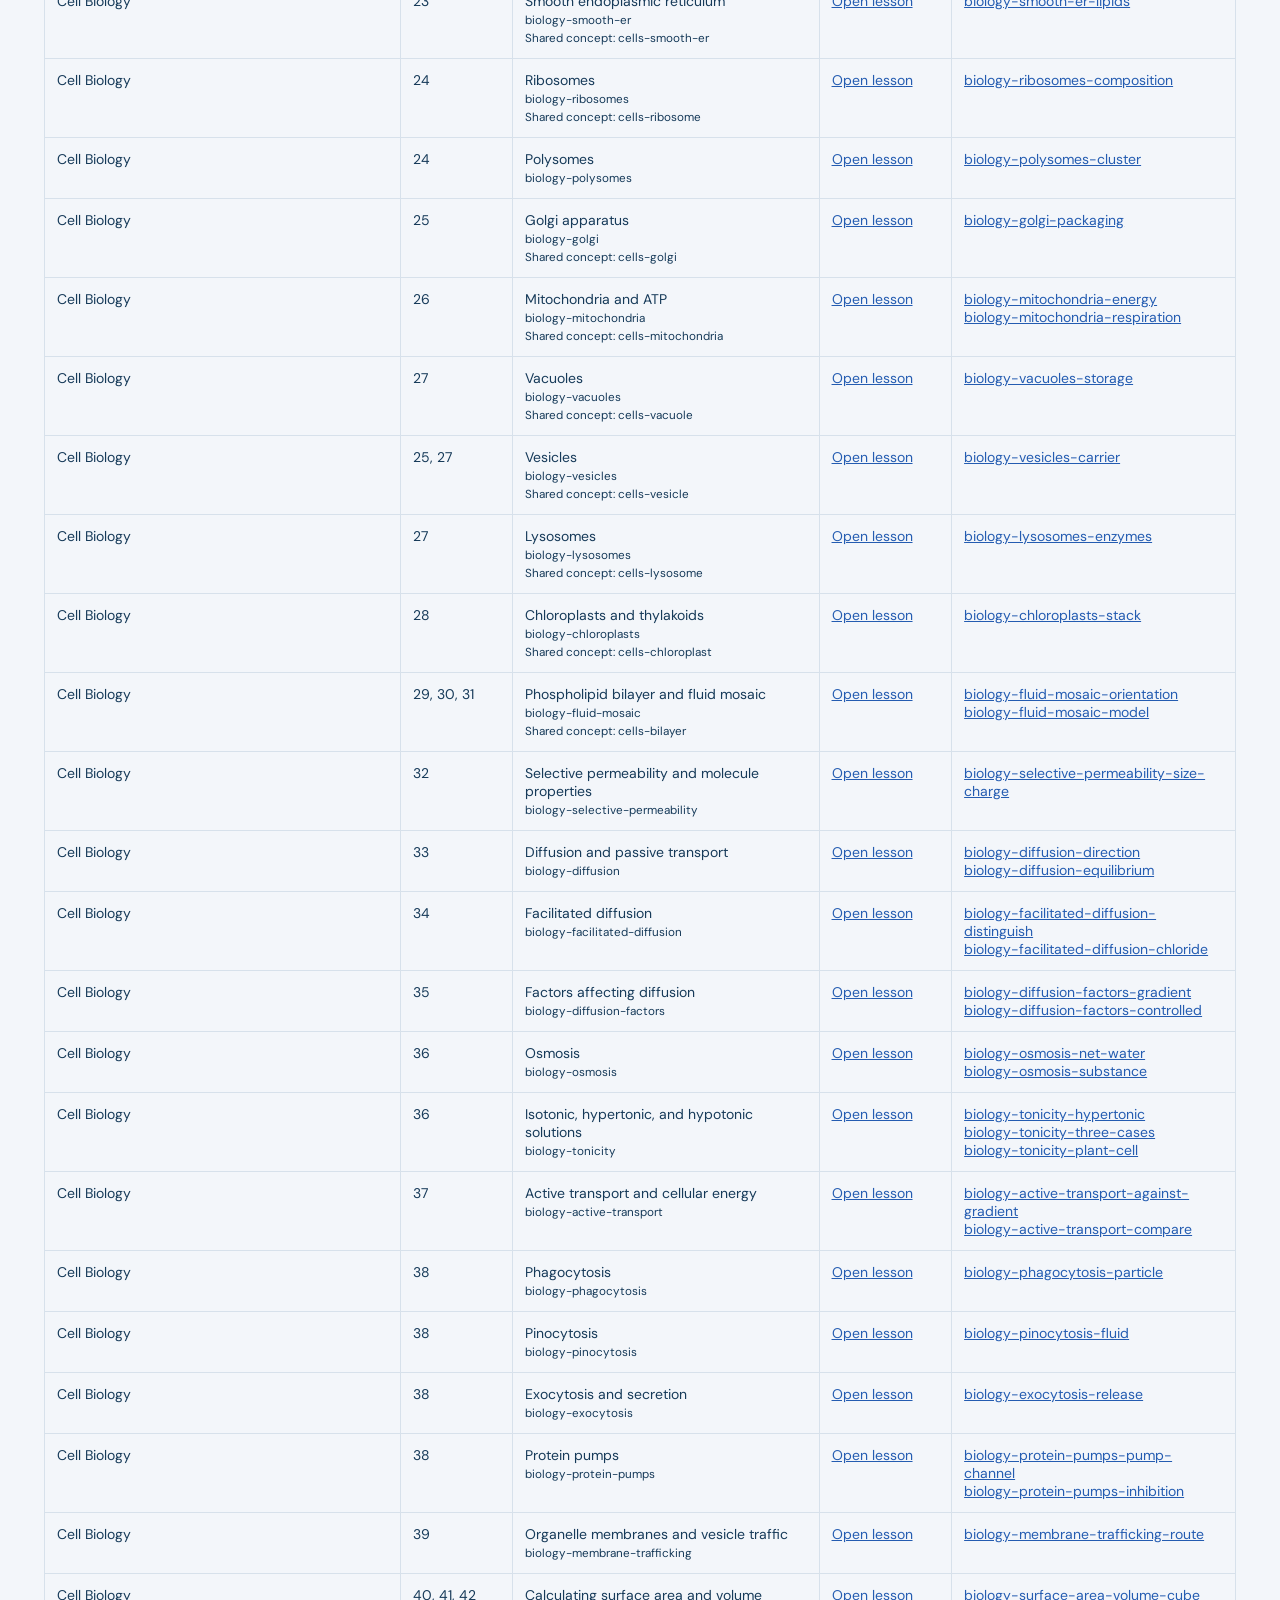
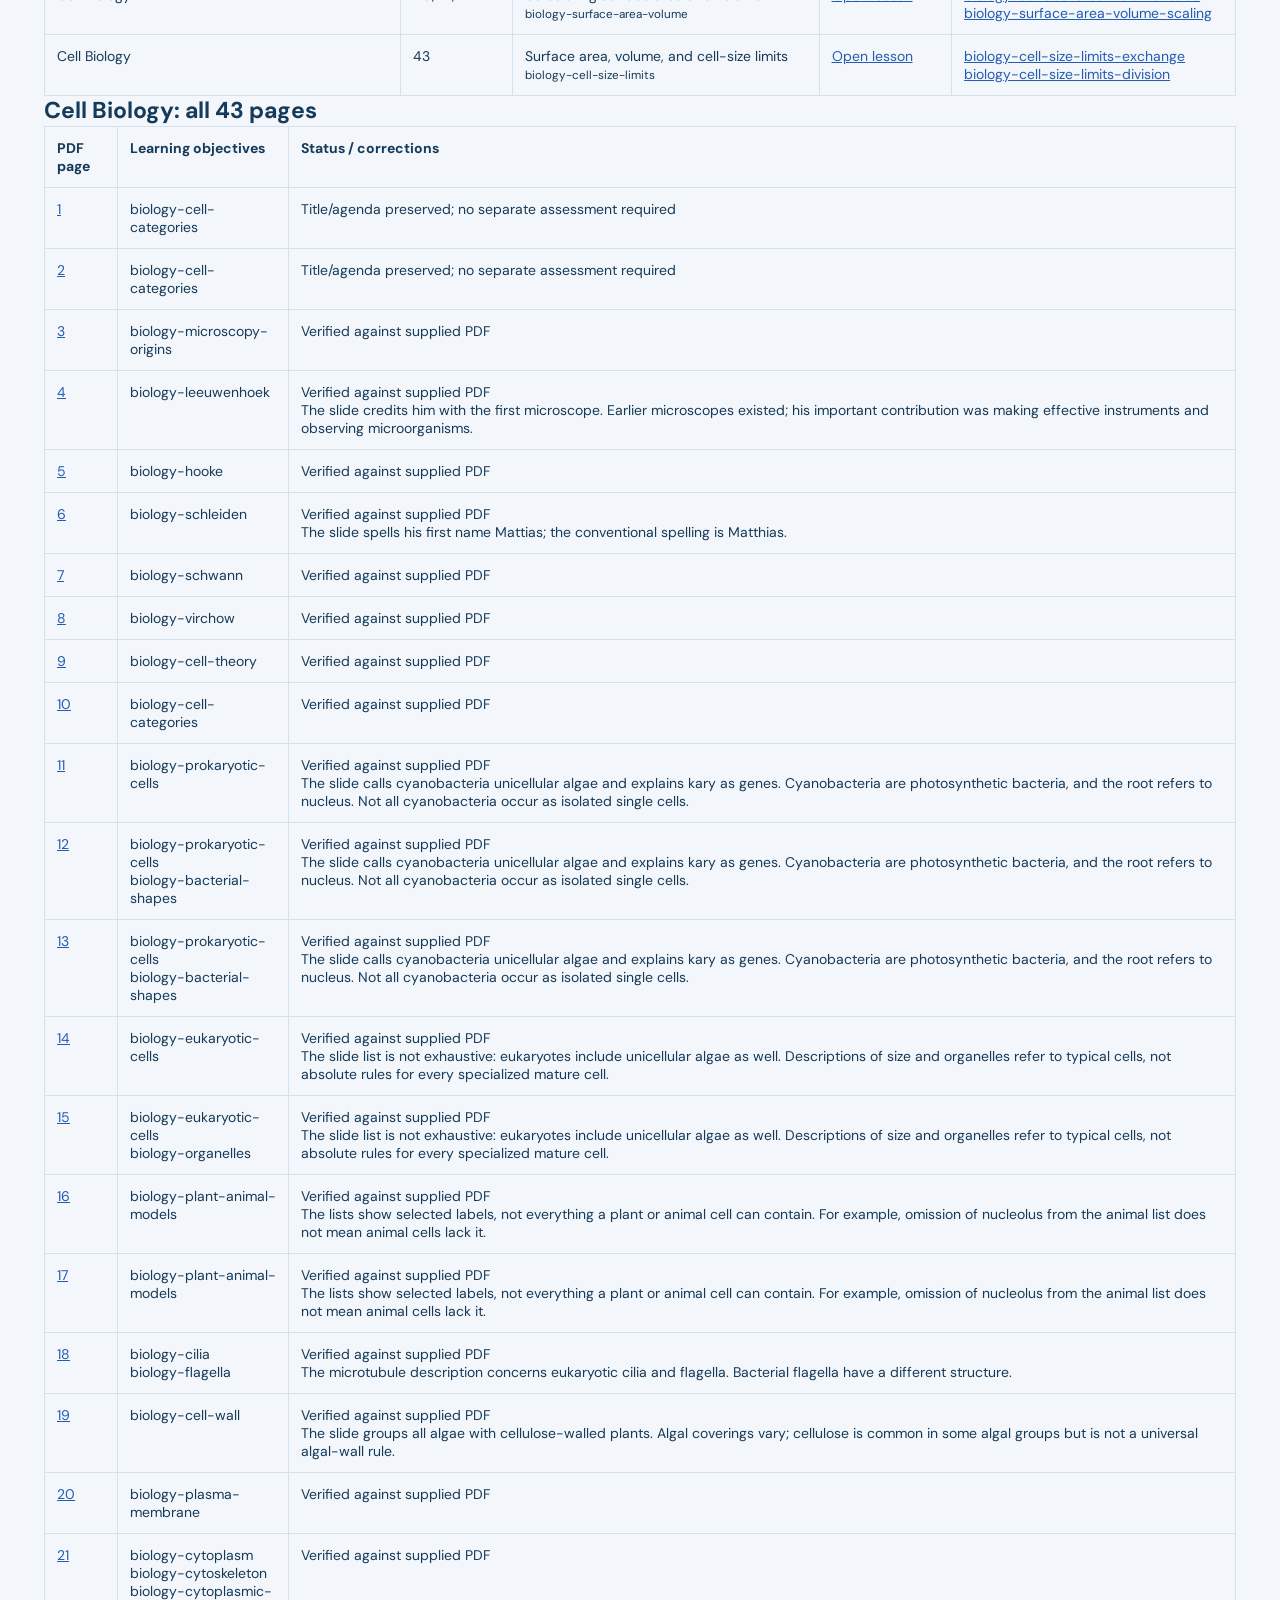
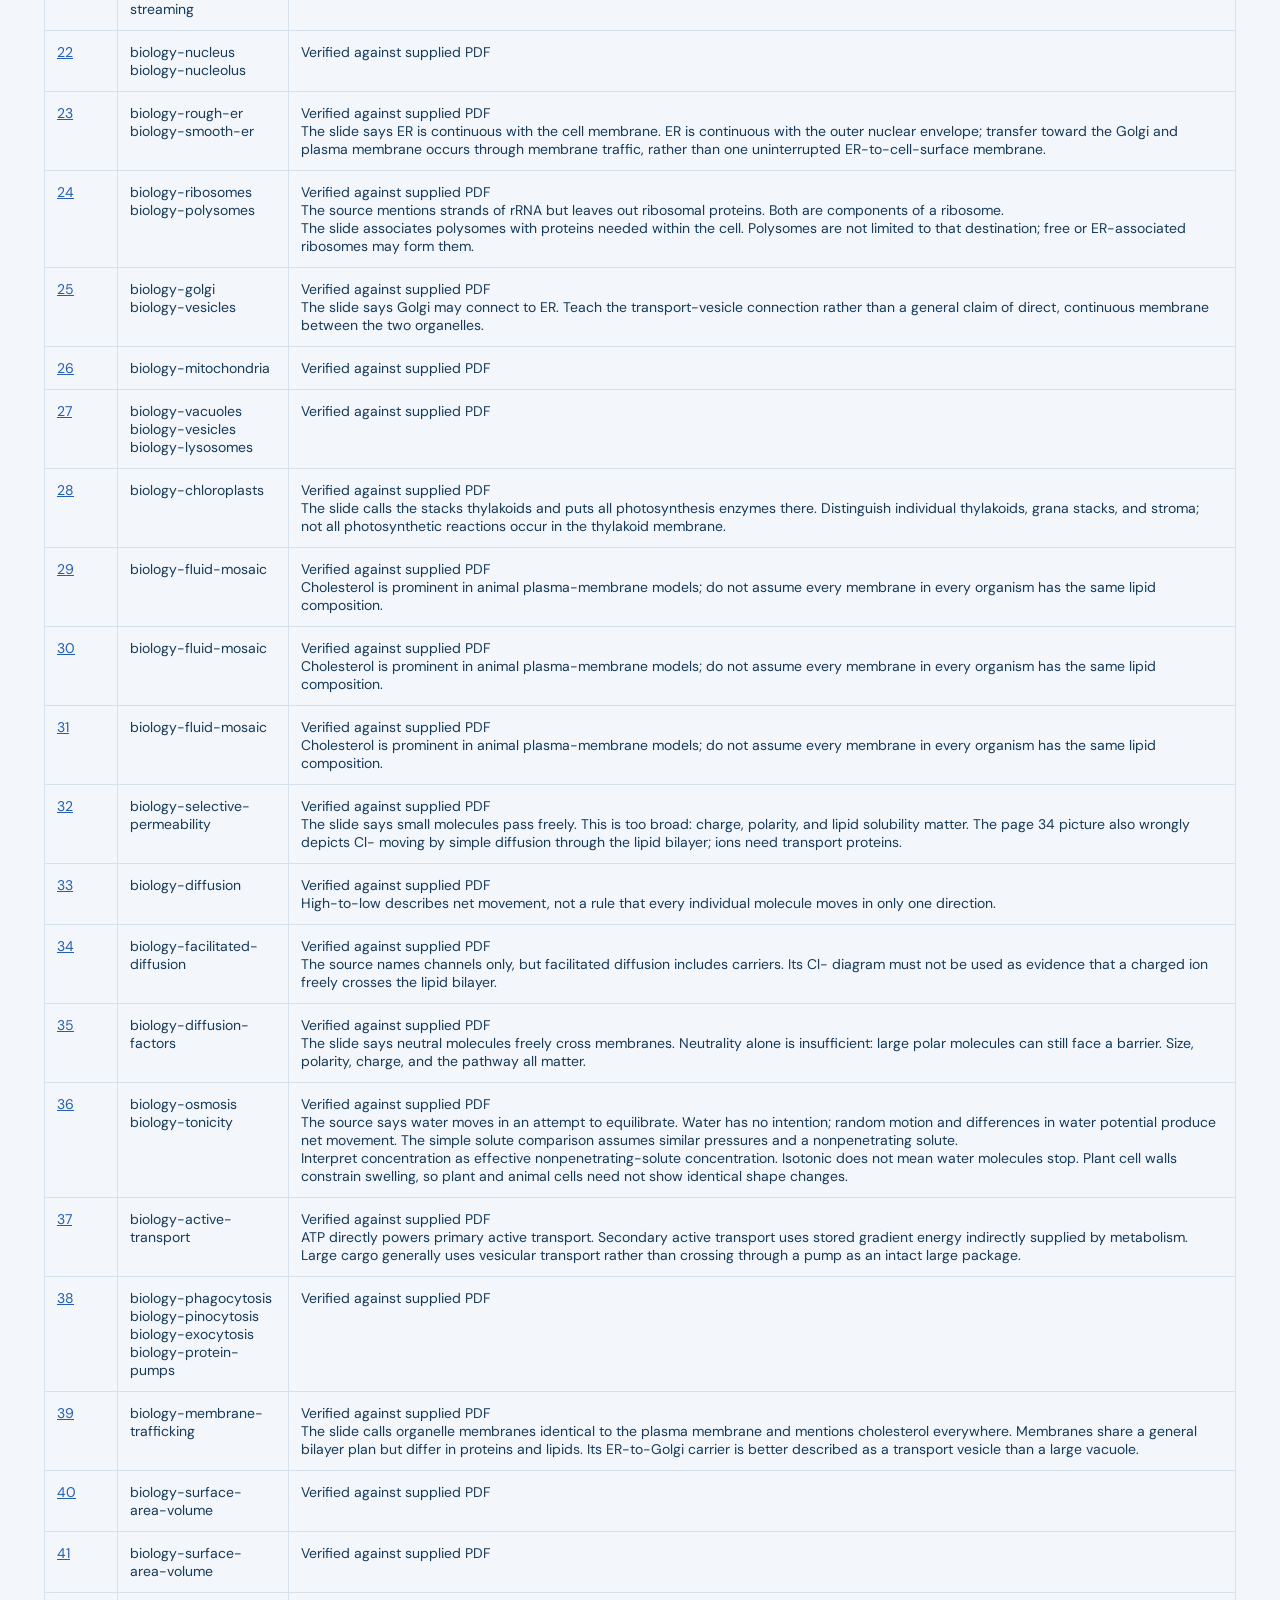
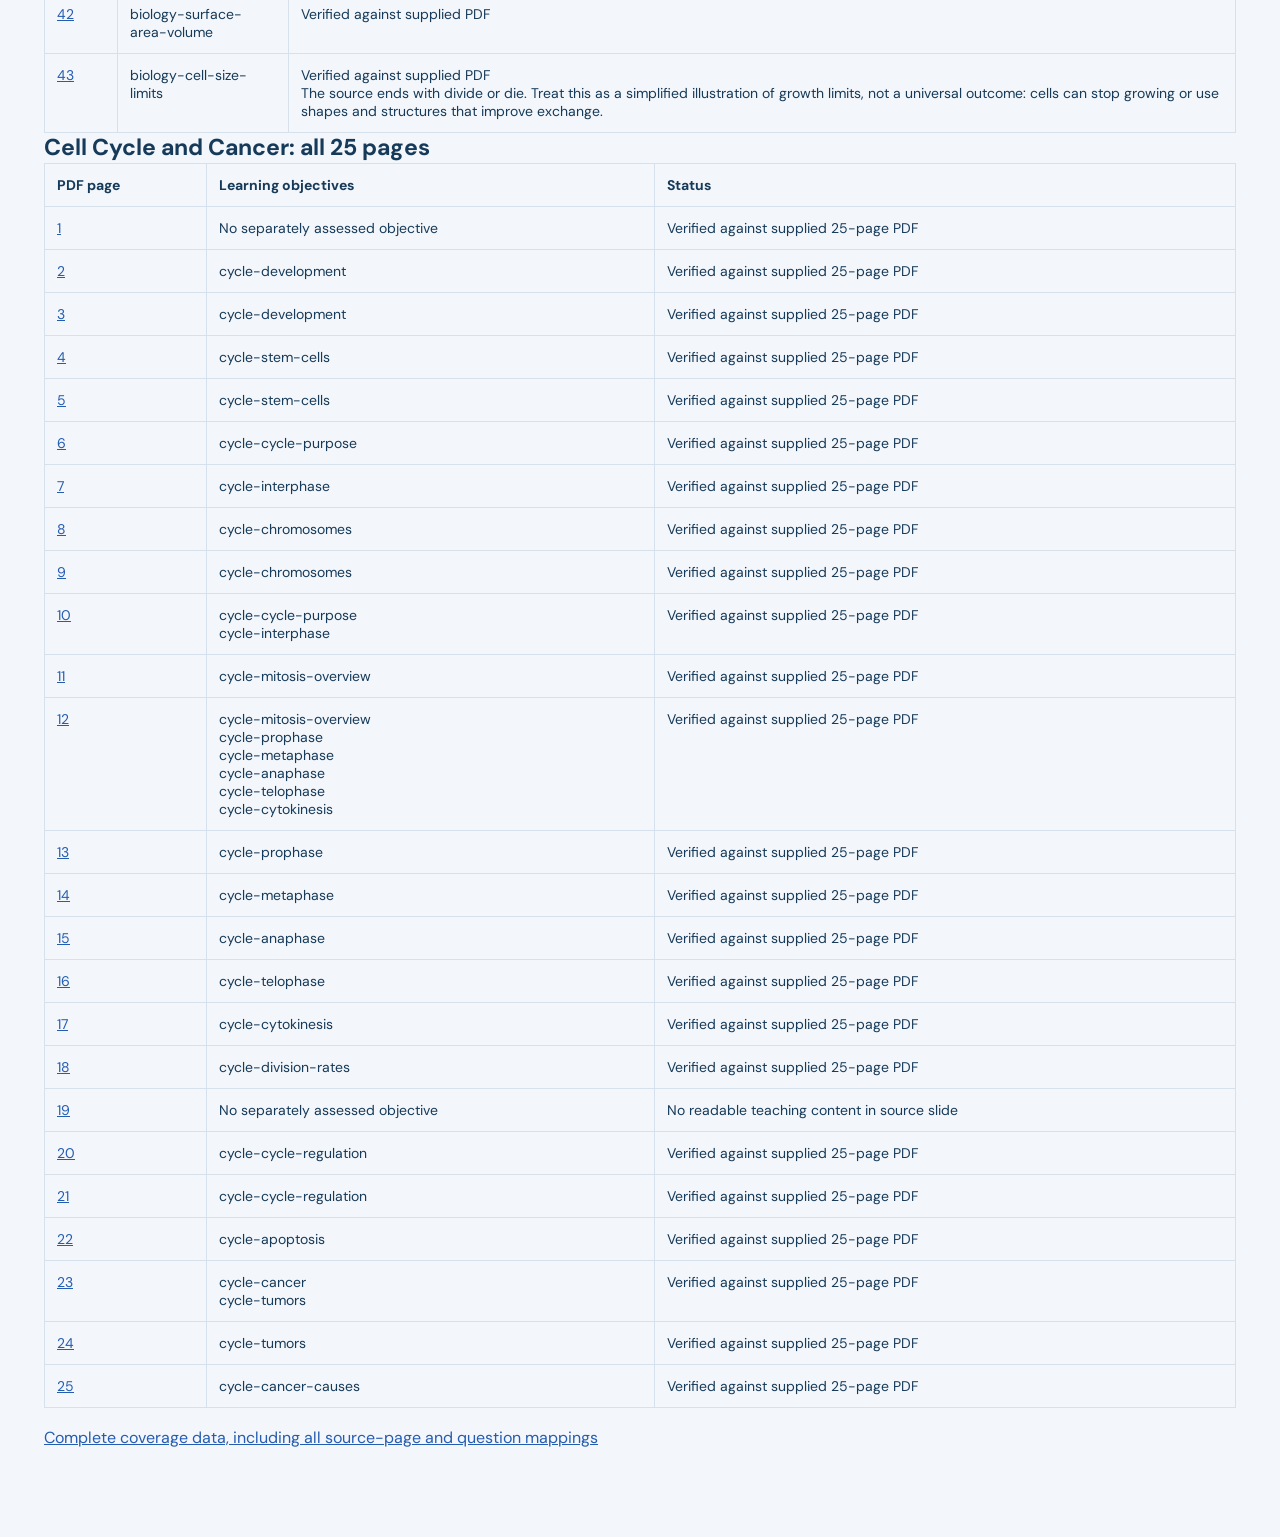
<file: docs/coverage.html>
<!doctype html><html lang="en"><meta charset="utf-8"><meta name="viewport" content="width=device-width,initial-scale=1"><title>Source coverage · LifeScience 11</title><link rel="stylesheet" href="../shared/course.css"><body class="course-home"><header class="course-bar"><a class="course-brand" href="../index.html">LifeScience 11</a><a href="../index.html#knowledge">Knowledge checklist</a></header><main><h1>Source coverage</h1><p>Each lesson keeps its complete learning objectives (101 lesson-level entries). Repeated named cell/structure concepts explicitly linked between Cell Biology and Concept 1 count once; the Cell Cycle and Cancer lecture contributes 17 additional distinct concepts, for 78 distinct concepts in total. Lesson-specific details and questions remain separate. Definitions, functions and examples are grouped into objectives rather than counted as individual factual statements.</p><div class="notice"><strong>Levels of Organization Notes:</strong> 10 objectives, 59 scored questions. Verified against the supplied 52-page Levels PDF.<br><strong>Cell Biology:</strong> 47 objectives, 59 scored questions. Verified against the supplied 43-page Cell Biology PDF. Distinct from the 31-page Concept 1 lecture. All page images and extracted text retained; teaching corrections documented.<br><strong>Concept 1 · Cell Theory and Organelles:</strong> 27 objectives, 37 scored questions. Original 31-page Concept 1 PDF/PPT still missing. Its page references remain inherited and unverified; the new Cell Biology file is a different lecture.<br><strong>Concept 3 · Cell Cycle and Cancer:</strong> 17 objectives, 27 scored questions. Verified against the supplied 25-page Concept 3 Notes - Cell Cycle and Cancer PDF. Original page images are retained; page 19 contains no readable teaching content.</div><p>Every learning objective has a dedicated question. The combined test includes all 182 scored questions. The two ambiguous Levels image exercises on pages 38 and 50 remain unscored discussions.</p><h2>Learning objectives and assessments</h2><div class="table-scroll"><table class="coverage-table"><thead><tr><th>Lesson</th><th>Pages</th><th>Learning objective</th><th>Website location</th><th>Question IDs</th></tr></thead><tbody><tr><td>Levels of Organization Notes</td><td>2</td><td>Cell<br><small>levels-cell</small></td><td><a href="../units/levels/index.html#level-cell">Open lesson</a></td><td><a href="../index.html#practice/question/levels-cell">levels-cell</a><br><a href="../index.html#practice/question/levels-original-c3">levels-original-c3</a><br><a href="../index.html#practice/question/levels-photo-11">levels-photo-11</a><br><a href="../index.html#practice/question/levels-photo-16">levels-photo-16</a><br><a href="../index.html#practice/question/levels-photo-23">levels-photo-23</a><br><a href="../index.html#practice/question/levels-photo-36">levels-photo-36</a><br><a href="../index.html#practice/question/levels-photo-40">levels-photo-40</a><br><a href="../index.html#practice/question/levels-photo-47">levels-photo-47</a></td></tr><tr><td>Levels of Organization Notes</td><td>3</td><td>Tissue<br><small>levels-tissue</small></td><td><a href="../units/levels/index.html#level-tissue">Open lesson</a></td><td><a href="../index.html#practice/question/levels-tissue">levels-tissue</a><br><a href="../index.html#practice/question/levels-original-c8">levels-original-c8</a><br><a href="../index.html#practice/question/levels-photo-13">levels-photo-13</a><br><a href="../index.html#practice/question/levels-photo-17">levels-photo-17</a><br><a href="../index.html#practice/question/levels-photo-19">levels-photo-19</a><br><a href="../index.html#practice/question/levels-photo-30">levels-photo-30</a><br><a href="../index.html#practice/question/levels-photo-43">levels-photo-43</a></td></tr><tr><td>Levels of Organization Notes</td><td>4</td><td>Organ<br><small>levels-organ</small></td><td><a href="../units/levels/index.html#level-organ">Open lesson</a></td><td><a href="../index.html#practice/question/levels-organ">levels-organ</a><br><a href="../index.html#practice/question/levels-original-c2">levels-original-c2</a><br><a href="../index.html#practice/question/levels-original-c8">levels-original-c8</a><br><a href="../index.html#practice/question/levels-photo-14">levels-photo-14</a><br><a href="../index.html#practice/question/levels-photo-22">levels-photo-22</a><br><a href="../index.html#practice/question/levels-photo-24">levels-photo-24</a><br><a href="../index.html#practice/question/levels-photo-25">levels-photo-25</a><br><a href="../index.html#practice/question/levels-photo-27">levels-photo-27</a><br><a href="../index.html#practice/question/levels-photo-32">levels-photo-32</a><br><a href="../index.html#practice/question/levels-photo-33">levels-photo-33</a><br><a href="../index.html#practice/question/levels-photo-34">levels-photo-34</a><br><a href="../index.html#practice/question/levels-photo-35">levels-photo-35</a><br><a href="../index.html#practice/question/levels-photo-39">levels-photo-39</a><br><a href="../index.html#practice/question/levels-photo-46">levels-photo-46</a><br><a href="../index.html#practice/question/levels-photo-49">levels-photo-49</a></td></tr><tr><td>Levels of Organization Notes</td><td>5</td><td>Organ system<br><small>levels-system</small></td><td><a href="../units/levels/index.html#level-system">Open lesson</a></td><td><a href="../index.html#practice/question/levels-system">levels-system</a><br><a href="../index.html#practice/question/levels-original-c4">levels-original-c4</a><br><a href="../index.html#practice/question/levels-photo-12">levels-photo-12</a><br><a href="../index.html#practice/question/levels-photo-20">levels-photo-20</a><br><a href="../index.html#practice/question/levels-photo-28">levels-photo-28</a><br><a href="../index.html#practice/question/levels-photo-31">levels-photo-31</a><br><a href="../index.html#practice/question/levels-photo-37">levels-photo-37</a><br><a href="../index.html#practice/question/levels-photo-41">levels-photo-41</a><br><a href="../index.html#practice/question/levels-photo-45">levels-photo-45</a><br><a href="../index.html#practice/question/levels-photo-48">levels-photo-48</a><br><a href="../index.html#practice/question/levels-photo-51">levels-photo-51</a></td></tr><tr><td>Levels of Organization Notes</td><td>6</td><td>Organism<br><small>levels-organism</small></td><td><a href="../units/levels/index.html#level-organism">Open lesson</a></td><td><a href="../index.html#practice/question/levels-organism">levels-organism</a><br><a href="../index.html#practice/question/levels-original-c5">levels-original-c5</a><br><a href="../index.html#practice/question/levels-photo-10">levels-photo-10</a><br><a href="../index.html#practice/question/levels-photo-15">levels-photo-15</a><br><a href="../index.html#practice/question/levels-photo-18">levels-photo-18</a><br><a href="../index.html#practice/question/levels-photo-21">levels-photo-21</a><br><a href="../index.html#practice/question/levels-photo-26">levels-photo-26</a><br><a href="../index.html#practice/question/levels-photo-29">levels-photo-29</a><br><a href="../index.html#practice/question/levels-photo-42">levels-photo-42</a><br><a href="../index.html#practice/question/levels-photo-44">levels-photo-44</a><br><a href="../index.html#practice/question/levels-photo-52">levels-photo-52</a></td></tr><tr><td>Levels of Organization Notes</td><td>7</td><td>Population<br><small>levels-population</small></td><td><a href="../units/levels/index.html#level-population">Open lesson</a></td><td><a href="../index.html#practice/question/levels-population">levels-population</a><br><a href="../index.html#practice/question/levels-original-c5">levels-original-c5</a></td></tr><tr><td>Levels of Organization Notes</td><td>8</td><td>Community<br><small>levels-community</small></td><td><a href="../units/levels/index.html#level-community">Open lesson</a></td><td><a href="../index.html#practice/question/levels-community">levels-community</a><br><a href="../index.html#practice/question/levels-original-c6">levels-original-c6</a></td></tr><tr><td>Levels of Organization Notes</td><td>9</td><td>Ecosystem<br><small>levels-ecosystem</small></td><td><a href="../units/levels/index.html#level-ecosystem">Open lesson</a></td><td><a href="../index.html#practice/question/levels-ecosystem">levels-ecosystem</a><br><a href="../index.html#practice/question/levels-original-c7">levels-original-c7</a></td></tr><tr><td>Levels of Organization Notes</td><td>1–9</td><td>Structural hierarchy and relationships<br><small>levels-hierarchy</small></td><td><a href="../units/levels/index.html#hierarchy">Open lesson</a></td><td><a href="../index.html#practice/question/levels-hierarchy">levels-hierarchy</a><br><a href="../index.html#practice/question/levels-original-c1">levels-original-c1</a></td></tr><tr><td>Levels of Organization Notes</td><td>6</td><td>Life processes<br><small>levels-life-processes</small></td><td><a href="../units/levels/index.html#life-processes">Open lesson</a></td><td><a href="../index.html#practice/question/levels-life-processes">levels-life-processes</a></td></tr><tr><td>Concept 1 · Cell Theory and Organelles · source unverified</td><td>2–3</td><td>Cell theory<br><small>cells-theory</small></td><td><a href="../units/cells/index.html#fact-theory">Open lesson</a></td><td><a href="../index.html#practice/question/cells-theory">cells-theory</a><br><a href="../index.html#practice/question/cells-original-1">cells-original-1</a></td></tr><tr><td>Concept 1 · Cell Theory and Organelles · source unverified</td><td>2–3</td><td>Unicellular &amp; multicellular<br><small>cells-organization</small></td><td><a href="../units/cells/index.html#fact-organization">Open lesson</a></td><td><a href="../index.html#practice/question/cells-organization">cells-organization</a></td></tr><tr><td>Concept 1 · Cell Theory and Organelles · source unverified</td><td>4–7</td><td>Prokaryotic cell<br><small>cells-prokaryote</small></td><td><a href="../units/cells/index.html#fact-prokaryote">Open lesson</a></td><td><a href="../index.html#practice/question/cells-prokaryote">cells-prokaryote</a><br><a href="../index.html#practice/question/cells-original-2">cells-original-2</a></td></tr><tr><td>Concept 1 · Cell Theory and Organelles · source unverified</td><td>4–7</td><td>Eukaryotic cell<br><small>cells-eukaryote</small></td><td><a href="../units/cells/index.html#fact-eukaryote">Open lesson</a></td><td><a href="../index.html#practice/question/cells-eukaryote">cells-eukaryote</a><br><a href="../index.html#practice/question/cells-original-2">cells-original-2</a></td></tr><tr><td>Concept 1 · Cell Theory and Organelles · source unverified</td><td>4–7</td><td>Four shared components<br><small>cells-shared</small></td><td><a href="../units/cells/index.html#fact-shared">Open lesson</a></td><td><a href="../index.html#practice/question/cells-shared">cells-shared</a></td></tr><tr><td>Concept 1 · Cell Theory and Organelles · source unverified</td><td>4–7</td><td>Organelles<br><small>cells-organelles</small></td><td><a href="../units/cells/index.html#fact-organelles">Open lesson</a></td><td><a href="../index.html#practice/question/cells-organelles">cells-organelles</a></td></tr><tr><td>Concept 1 · Cell Theory and Organelles · source unverified</td><td>10–13</td><td>Cell / plasma membrane<br><small>cells-membrane</small></td><td><a href="../units/cells/index.html#fact-membrane">Open lesson</a></td><td><a href="../index.html#practice/question/cells-membrane">cells-membrane</a><br><a href="../index.html#practice/question/cells-original-3">cells-original-3</a></td></tr><tr><td>Concept 1 · Cell Theory and Organelles · source unverified</td><td>10–13</td><td>Fluid-mosaic model<br><small>cells-bilayer</small></td><td><a href="../units/cells/index.html#fact-bilayer">Open lesson</a></td><td><a href="../index.html#practice/question/cells-bilayer">cells-bilayer</a></td></tr><tr><td>Concept 1 · Cell Theory and Organelles · source unverified</td><td>10–13</td><td>Cytoplasm<br><small>cells-cytoplasm</small></td><td><a href="../units/cells/index.html#fact-cytoplasm">Open lesson</a></td><td><a href="../index.html#practice/question/cells-cytoplasm">cells-cytoplasm</a><br><a href="../index.html#practice/question/cells-original-3">cells-original-3</a></td></tr><tr><td>Concept 1 · Cell Theory and Organelles · source unverified</td><td>10–13</td><td>Cytoskeleton<br><small>cells-cytoskeleton</small></td><td><a href="../units/cells/index.html#fact-cytoskeleton">Open lesson</a></td><td><a href="../index.html#practice/question/cells-cytoskeleton">cells-cytoskeleton</a><br><a href="../index.html#practice/question/cells-original-3">cells-original-3</a></td></tr><tr><td>Concept 1 · Cell Theory and Organelles · source unverified</td><td>14–15</td><td>Nucleus<br><small>cells-nucleus</small></td><td><a href="../units/cells/index.html#fact-nucleus">Open lesson</a></td><td><a href="../index.html#practice/question/cells-nucleus">cells-nucleus</a><br><a href="../index.html#practice/question/cells-original-4">cells-original-4</a></td></tr><tr><td>Concept 1 · Cell Theory and Organelles · source unverified</td><td>14–15</td><td>Nucleolus<br><small>cells-nucleolus</small></td><td><a href="../units/cells/index.html#fact-nucleolus">Open lesson</a></td><td><a href="../index.html#practice/question/cells-nucleolus">cells-nucleolus</a><br><a href="../index.html#practice/question/cells-original-4">cells-original-4</a></td></tr><tr><td>Concept 1 · Cell Theory and Organelles · source unverified</td><td>16–17</td><td>Ribosome<br><small>cells-ribosome</small></td><td><a href="../units/cells/index.html#fact-ribosome">Open lesson</a></td><td><a href="../index.html#practice/question/cells-ribosome">cells-ribosome</a><br><a href="../index.html#practice/question/cells-original-5">cells-original-5</a></td></tr><tr><td>Concept 1 · Cell Theory and Organelles · source unverified</td><td>16–17</td><td>Rough endoplasmic reticulum · RER<br><small>cells-rough-er</small></td><td><a href="../units/cells/index.html#fact-rough-er">Open lesson</a></td><td><a href="../index.html#practice/question/cells-rough-er">cells-rough-er</a><br><a href="../index.html#practice/question/cells-original-5">cells-original-5</a></td></tr><tr><td>Concept 1 · Cell Theory and Organelles · source unverified</td><td>18–19</td><td>Smooth endoplasmic reticulum · SER<br><small>cells-smooth-er</small></td><td><a href="../units/cells/index.html#fact-smooth-er">Open lesson</a></td><td><a href="../index.html#practice/question/cells-smooth-er">cells-smooth-er</a><br><a href="../index.html#practice/question/cells-original-6">cells-original-6</a></td></tr><tr><td>Concept 1 · Cell Theory and Organelles · source unverified</td><td>18–19</td><td>Golgi apparatus<br><small>cells-golgi</small></td><td><a href="../units/cells/index.html#fact-golgi">Open lesson</a></td><td><a href="../index.html#practice/question/cells-golgi">cells-golgi</a><br><a href="../index.html#practice/question/cells-original-6">cells-original-6</a></td></tr><tr><td>Concept 1 · Cell Theory and Organelles · source unverified</td><td>18–19</td><td>Vesicle<br><small>cells-vesicle</small></td><td><a href="../units/cells/index.html#fact-vesicle">Open lesson</a></td><td><a href="../index.html#practice/question/cells-vesicle">cells-vesicle</a><br><a href="../index.html#practice/question/cells-original-6">cells-original-6</a></td></tr><tr><td>Concept 1 · Cell Theory and Organelles · source unverified</td><td>20–21, 27</td><td>Lysosome<br><small>cells-lysosome</small></td><td><a href="../units/cells/index.html#fact-lysosome">Open lesson</a></td><td><a href="../index.html#practice/question/cells-lysosome">cells-lysosome</a><br><a href="../index.html#practice/question/cells-original-7">cells-original-7</a></td></tr><tr><td>Concept 1 · Cell Theory and Organelles · source unverified</td><td>20–21, 27</td><td>Vacuole<br><small>cells-vacuole</small></td><td><a href="../units/cells/index.html#fact-vacuole">Open lesson</a></td><td><a href="../index.html#practice/question/cells-vacuole">cells-vacuole</a><br><a href="../index.html#practice/question/cells-original-7">cells-original-7</a></td></tr><tr><td>Concept 1 · Cell Theory and Organelles · source unverified</td><td>20–21, 27</td><td>Central vacuole<br><small>cells-central-vacuole</small></td><td><a href="../units/cells/index.html#fact-central-vacuole">Open lesson</a></td><td><a href="../index.html#practice/question/cells-central-vacuole">cells-central-vacuole</a></td></tr><tr><td>Concept 1 · Cell Theory and Organelles · source unverified</td><td>22–23</td><td>Centrosome &amp; centrioles<br><small>cells-centrosome</small></td><td><a href="../units/cells/index.html#fact-centrosome">Open lesson</a></td><td><a href="../index.html#practice/question/cells-centrosome">cells-centrosome</a><br><a href="../index.html#practice/question/cells-original-8">cells-original-8</a></td></tr><tr><td>Concept 1 · Cell Theory and Organelles · source unverified</td><td>22–23</td><td>Cilia<br><small>cells-cilia</small></td><td><a href="../units/cells/index.html#fact-cilia">Open lesson</a></td><td><a href="../index.html#practice/question/cells-cilia">cells-cilia</a><br><a href="../index.html#practice/question/cells-original-8">cells-original-8</a></td></tr><tr><td>Concept 1 · Cell Theory and Organelles · source unverified</td><td>22–23</td><td>Flagella<br><small>cells-flagella</small></td><td><a href="../units/cells/index.html#fact-flagella">Open lesson</a></td><td><a href="../index.html#practice/question/cells-flagella">cells-flagella</a><br><a href="../index.html#practice/question/cells-original-8">cells-original-8</a></td></tr><tr><td>Concept 1 · Cell Theory and Organelles · source unverified</td><td>24–25</td><td>Mitochondrion · plural: mitochondria<br><small>cells-mitochondria</small></td><td><a href="../units/cells/index.html#fact-mitochondria">Open lesson</a></td><td><a href="../index.html#practice/question/cells-mitochondria">cells-mitochondria</a><br><a href="../index.html#practice/question/cells-original-9">cells-original-9</a></td></tr><tr><td>Concept 1 · Cell Theory and Organelles · source unverified</td><td>24–25</td><td>Chloroplast<br><small>cells-chloroplast</small></td><td><a href="../units/cells/index.html#fact-chloroplast">Open lesson</a></td><td><a href="../index.html#practice/question/cells-chloroplast">cells-chloroplast</a><br><a href="../index.html#practice/question/cells-original-9">cells-original-9</a></td></tr><tr><td>Concept 1 · Cell Theory and Organelles · source unverified</td><td>8–9, 26, 28–31</td><td>Cell wall<br><small>cells-wall</small></td><td><a href="../units/cells/index.html#fact-wall">Open lesson</a></td><td><a href="../index.html#practice/question/cells-wall">cells-wall</a></td></tr><tr><td>Concept 1 · Cell Theory and Organelles · source unverified</td><td>8–9, 26, 28–31</td><td>Animal &amp; plant cells<br><small>cells-comparison</small></td><td><a href="../units/cells/index.html#fact-comparison">Open lesson</a></td><td><a href="../index.html#practice/question/cells-comparison">cells-comparison</a><br><a href="../index.html#practice/question/cells-original-10">cells-original-10</a></td></tr><tr><td>Concept 3 · Cell Cycle and Cancer</td><td>2, 3</td><td>From zygote to specialized cells<br><small>cycle-development</small></td><td><a href="../units/cycle/index.html#point-development">Open lesson</a></td><td><a href="../index.html#practice/question/cycle-development-1">cycle-development-1</a><br><a href="../index.html#practice/question/cycle-development-2">cycle-development-2</a></td></tr><tr><td>Concept 3 · Cell Cycle and Cancer</td><td>4, 5</td><td>Stem cells and differentiation<br><small>cycle-stem-cells</small></td><td><a href="../units/cycle/index.html#point-stem-cells">Open lesson</a></td><td><a href="../index.html#practice/question/cycle-stem-cells-1">cycle-stem-cells-1</a><br><a href="../index.html#practice/question/cycle-stem-cells-2">cycle-stem-cells-2</a></td></tr><tr><td>Concept 3 · Cell Cycle and Cancer</td><td>6, 10</td><td>The cell cycle<br><small>cycle-cycle-purpose</small></td><td><a href="../units/cycle/index.html#point-cycle-purpose">Open lesson</a></td><td><a href="../index.html#practice/question/cycle-cycle-purpose-1">cycle-cycle-purpose-1</a><br><a href="../index.html#practice/question/cycle-cycle-purpose-2">cycle-cycle-purpose-2</a></td></tr><tr><td>Concept 3 · Cell Cycle and Cancer</td><td>7, 10</td><td>Interphase: G1, S and G2<br><small>cycle-interphase</small></td><td><a href="../units/cycle/index.html#point-interphase">Open lesson</a></td><td><a href="../index.html#practice/question/cycle-interphase-1">cycle-interphase-1</a><br><a href="../index.html#practice/question/cycle-interphase-2">cycle-interphase-2</a></td></tr><tr><td>Concept 3 · Cell Cycle and Cancer</td><td>8, 9</td><td>Chromosomes and chromatids<br><small>cycle-chromosomes</small></td><td><a href="../units/cycle/index.html#point-chromosomes">Open lesson</a></td><td><a href="../index.html#practice/question/cycle-chromosomes-1">cycle-chromosomes-1</a><br><a href="../index.html#practice/question/cycle-chromosomes-2">cycle-chromosomes-2</a></td></tr><tr><td>Concept 3 · Cell Cycle and Cancer</td><td>11, 12</td><td>Mitosis: the sequence<br><small>cycle-mitosis-overview</small></td><td><a href="../units/cycle/index.html#point-mitosis-overview">Open lesson</a></td><td><a href="../index.html#practice/question/cycle-mitosis-overview-1">cycle-mitosis-overview-1</a></td></tr><tr><td>Concept 3 · Cell Cycle and Cancer</td><td>12, 13</td><td>Prophase<br><small>cycle-prophase</small></td><td><a href="../units/cycle/index.html#point-prophase">Open lesson</a></td><td><a href="../index.html#practice/question/cycle-prophase-1">cycle-prophase-1</a></td></tr><tr><td>Concept 3 · Cell Cycle and Cancer</td><td>12, 14</td><td>Metaphase<br><small>cycle-metaphase</small></td><td><a href="../units/cycle/index.html#point-metaphase">Open lesson</a></td><td><a href="../index.html#practice/question/cycle-metaphase-1">cycle-metaphase-1</a></td></tr><tr><td>Concept 3 · Cell Cycle and Cancer</td><td>12, 15</td><td>Anaphase<br><small>cycle-anaphase</small></td><td><a href="../units/cycle/index.html#point-anaphase">Open lesson</a></td><td><a href="../index.html#practice/question/cycle-anaphase-1">cycle-anaphase-1</a></td></tr><tr><td>Concept 3 · Cell Cycle and Cancer</td><td>12, 16</td><td>Telophase<br><small>cycle-telophase</small></td><td><a href="../units/cycle/index.html#point-telophase">Open lesson</a></td><td><a href="../index.html#practice/question/cycle-telophase-1">cycle-telophase-1</a></td></tr><tr><td>Concept 3 · Cell Cycle and Cancer</td><td>12, 17</td><td>Cytokinesis in animal and plant cells<br><small>cycle-cytokinesis</small></td><td><a href="../units/cycle/index.html#point-cytokinesis">Open lesson</a></td><td><a href="../index.html#practice/question/cycle-cytokinesis-1">cycle-cytokinesis-1</a></td></tr><tr><td>Concept 3 · Cell Cycle and Cancer</td><td>18</td><td>Cell division, growth and repair<br><small>cycle-division-rates</small></td><td><a href="../units/cycle/index.html#point-division-rates">Open lesson</a></td><td><a href="../index.html#practice/question/cycle-division-rates-1">cycle-division-rates-1</a></td></tr><tr><td>Concept 3 · Cell Cycle and Cancer</td><td>20, 21</td><td>Cell-cycle regulation and checkpoints<br><small>cycle-cycle-regulation</small></td><td><a href="../units/cycle/index.html#point-cycle-regulation">Open lesson</a></td><td><a href="../index.html#practice/question/cycle-cycle-regulation-1">cycle-cycle-regulation-1</a><br><a href="../index.html#practice/question/cycle-cycle-regulation-2">cycle-cycle-regulation-2</a></td></tr><tr><td>Concept 3 · Cell Cycle and Cancer</td><td>22</td><td>Apoptosis: programmed cell death<br><small>cycle-apoptosis</small></td><td><a href="../units/cycle/index.html#point-apoptosis">Open lesson</a></td><td><a href="../index.html#practice/question/cycle-apoptosis-1">cycle-apoptosis-1</a><br><a href="../index.html#practice/question/cycle-apoptosis-2">cycle-apoptosis-2</a></td></tr><tr><td>Concept 3 · Cell Cycle and Cancer</td><td>23</td><td>Cancer and tumors<br><small>cycle-cancer</small></td><td><a href="../units/cycle/index.html#point-cancer">Open lesson</a></td><td><a href="../index.html#practice/question/cycle-cancer-1">cycle-cancer-1</a><br><a href="../index.html#practice/question/cycle-cancer-2">cycle-cancer-2</a></td></tr><tr><td>Concept 3 · Cell Cycle and Cancer</td><td>23, 24</td><td>Benign and malignant tumors<br><small>cycle-tumors</small></td><td><a href="../units/cycle/index.html#point-tumors">Open lesson</a></td><td><a href="../index.html#practice/question/cycle-tumors-1">cycle-tumors-1</a><br><a href="../index.html#practice/question/cycle-tumors-2">cycle-tumors-2</a></td></tr><tr><td>Concept 3 · Cell Cycle and Cancer</td><td>25</td><td>DNA changes and cancer risk<br><small>cycle-cancer-causes</small></td><td><a href="../units/cycle/index.html#point-cancer-causes">Open lesson</a></td><td><a href="../index.html#practice/question/cycle-cancer-causes-1">cycle-cancer-causes-1</a><br><a href="../index.html#practice/question/cycle-cancer-causes-2">cycle-cancer-causes-2</a></td></tr><tr><td>Cell Biology</td><td>3</td><td>Early microscopy<br><small>biology-microscopy-origins</small></td><td><a href="../units/biology/index.html#point-microscopy-origins">Open lesson</a></td><td><a href="../index.html#practice/question/biology-microscopy-origins-evidence">biology-microscopy-origins-evidence</a></td></tr><tr><td>Cell Biology</td><td>4</td><td>Antonie van Leeuwenhoek<br><small>biology-leeuwenhoek</small></td><td><a href="../units/biology/index.html#point-leeuwenhoek">Open lesson</a></td><td><a href="../index.html#practice/question/biology-leeuwenhoek-contribution">biology-leeuwenhoek-contribution</a></td></tr><tr><td>Cell Biology</td><td>5</td><td>Robert Hooke and cork cells<br><small>biology-hooke</small></td><td><a href="../units/biology/index.html#point-hooke">Open lesson</a></td><td><a href="../index.html#practice/question/biology-hooke-cork">biology-hooke-cork</a></td></tr><tr><td>Cell Biology</td><td>6</td><td>Matthias Schleiden and plants<br><small>biology-schleiden</small></td><td><a href="../units/biology/index.html#point-schleiden">Open lesson</a></td><td><a href="../index.html#practice/question/biology-schleiden-plants">biology-schleiden-plants</a></td></tr><tr><td>Cell Biology</td><td>7</td><td>Theodor Schwann and animals<br><small>biology-schwann</small></td><td><a href="../units/biology/index.html#point-schwann">Open lesson</a></td><td><a href="../index.html#practice/question/biology-schwann-animals">biology-schwann-animals</a></td></tr><tr><td>Cell Biology</td><td>8</td><td>Rudolf Virchow and existing cells<br><small>biology-virchow</small></td><td><a href="../units/biology/index.html#point-virchow">Open lesson</a></td><td><a href="../index.html#practice/question/biology-virchow-origin">biology-virchow-origin</a></td></tr><tr><td>Cell Biology</td><td>9</td><td>Cell theory<br><small>biology-cell-theory<br>Shared concept: cells-theory</small></td><td><a href="../units/biology/index.html#point-cell-theory">Open lesson</a></td><td><a href="../index.html#practice/question/biology-cell-theory-tenets">biology-cell-theory-tenets</a></td></tr><tr><td>Cell Biology</td><td>1, 2, 10</td><td>Cells and the two broad categories<br><small>biology-cell-categories</small></td><td><a href="../units/biology/index.html#point-cell-categories">Open lesson</a></td><td><a href="../index.html#practice/question/biology-cell-categories-categories">biology-cell-categories-categories</a></td></tr><tr><td>Cell Biology</td><td>11, 12, 13</td><td>Prokaryotic cells<br><small>biology-prokaryotic-cells<br>Shared concept: cells-prokaryote</small></td><td><a href="../units/biology/index.html#point-prokaryotic-cells">Open lesson</a></td><td><a href="../index.html#practice/question/biology-prokaryotic-cells-identify">biology-prokaryotic-cells-identify</a></td></tr><tr><td>Cell Biology</td><td>12, 13</td><td>Common bacterial shapes<br><small>biology-bacterial-shapes</small></td><td><a href="../units/biology/index.html#point-bacterial-shapes">Open lesson</a></td><td><a href="../index.html#practice/question/biology-bacterial-shapes-shape">biology-bacterial-shapes-shape</a></td></tr><tr><td>Cell Biology</td><td>14, 15</td><td>Eukaryotic cells<br><small>biology-eukaryotic-cells<br>Shared concept: cells-eukaryote</small></td><td><a href="../units/biology/index.html#point-eukaryotic-cells">Open lesson</a></td><td><a href="../index.html#practice/question/biology-eukaryotic-cells-classification">biology-eukaryotic-cells-classification</a></td></tr><tr><td>Cell Biology</td><td>15</td><td>Organelles and compartmentalization<br><small>biology-organelles<br>Shared concept: cells-organelles</small></td><td><a href="../units/biology/index.html#point-organelles">Open lesson</a></td><td><a href="../index.html#practice/question/biology-organelles-function">biology-organelles-function</a></td></tr><tr><td>Cell Biology</td><td>16, 17</td><td>Plant and animal cell models<br><small>biology-plant-animal-models<br>Shared concept: cells-comparison</small></td><td><a href="../units/biology/index.html#point-plant-animal-models">Open lesson</a></td><td><a href="../index.html#practice/question/biology-plant-animal-models-compare">biology-plant-animal-models-compare</a></td></tr><tr><td>Cell Biology</td><td>18</td><td>Cilia<br><small>biology-cilia<br>Shared concept: cells-cilia</small></td><td><a href="../units/biology/index.html#point-cilia">Open lesson</a></td><td><a href="../index.html#practice/question/biology-cilia-movement">biology-cilia-movement</a></td></tr><tr><td>Cell Biology</td><td>18</td><td>Flagella<br><small>biology-flagella<br>Shared concept: cells-flagella</small></td><td><a href="../units/biology/index.html#point-flagella">Open lesson</a></td><td><a href="../index.html#practice/question/biology-flagella-number-length">biology-flagella-number-length</a></td></tr><tr><td>Cell Biology</td><td>19</td><td>Cell wall<br><small>biology-cell-wall<br>Shared concept: cells-wall</small></td><td><a href="../units/biology/index.html#point-cell-wall">Open lesson</a></td><td><a href="../index.html#practice/question/biology-cell-wall-materials">biology-cell-wall-materials</a></td></tr><tr><td>Cell Biology</td><td>20</td><td>Plasma membrane<br><small>biology-plasma-membrane<br>Shared concept: cells-membrane</small></td><td><a href="../units/biology/index.html#point-plasma-membrane">Open lesson</a></td><td><a href="../index.html#practice/question/biology-plasma-membrane-boundary">biology-plasma-membrane-boundary</a></td></tr><tr><td>Cell Biology</td><td>21</td><td>Cytoplasm<br><small>biology-cytoplasm<br>Shared concept: cells-cytoplasm</small></td><td><a href="../units/biology/index.html#point-cytoplasm">Open lesson</a></td><td><a href="../index.html#practice/question/biology-cytoplasm-location">biology-cytoplasm-location</a></td></tr><tr><td>Cell Biology</td><td>21</td><td>Cytoskeleton and support<br><small>biology-cytoskeleton<br>Shared concept: cells-cytoskeleton</small></td><td><a href="../units/biology/index.html#point-cytoskeleton">Open lesson</a></td><td><a href="../index.html#practice/question/biology-cytoskeleton-support">biology-cytoskeleton-support</a></td></tr><tr><td>Cell Biology</td><td>21</td><td>Cytoplasmic streaming<br><small>biology-cytoplasmic-streaming</small></td><td><a href="../units/biology/index.html#point-cytoplasmic-streaming">Open lesson</a></td><td><a href="../index.html#practice/question/biology-cytoplasmic-streaming-identify">biology-cytoplasmic-streaming-identify</a></td></tr><tr><td>Cell Biology</td><td>22</td><td>Nucleus and hereditary material<br><small>biology-nucleus<br>Shared concept: cells-nucleus</small></td><td><a href="../units/biology/index.html#point-nucleus">Open lesson</a></td><td><a href="../index.html#practice/question/biology-nucleus-contents">biology-nucleus-contents</a></td></tr><tr><td>Cell Biology</td><td>22</td><td>Nucleolus and ribosome production<br><small>biology-nucleolus<br>Shared concept: cells-nucleolus</small></td><td><a href="../units/biology/index.html#point-nucleolus">Open lesson</a></td><td><a href="../index.html#practice/question/biology-nucleolus-production">biology-nucleolus-production</a></td></tr><tr><td>Cell Biology</td><td>23</td><td>Rough endoplasmic reticulum<br><small>biology-rough-er<br>Shared concept: cells-rough-er</small></td><td><a href="../units/biology/index.html#point-rough-er">Open lesson</a></td><td><a href="../index.html#practice/question/biology-rough-er-roughness">biology-rough-er-roughness</a></td></tr><tr><td>Cell Biology</td><td>23</td><td>Smooth endoplasmic reticulum<br><small>biology-smooth-er<br>Shared concept: cells-smooth-er</small></td><td><a href="../units/biology/index.html#point-smooth-er">Open lesson</a></td><td><a href="../index.html#practice/question/biology-smooth-er-lipids">biology-smooth-er-lipids</a></td></tr><tr><td>Cell Biology</td><td>24</td><td>Ribosomes<br><small>biology-ribosomes<br>Shared concept: cells-ribosome</small></td><td><a href="../units/biology/index.html#point-ribosomes">Open lesson</a></td><td><a href="../index.html#practice/question/biology-ribosomes-composition">biology-ribosomes-composition</a></td></tr><tr><td>Cell Biology</td><td>24</td><td>Polysomes<br><small>biology-polysomes</small></td><td><a href="../units/biology/index.html#point-polysomes">Open lesson</a></td><td><a href="../index.html#practice/question/biology-polysomes-cluster">biology-polysomes-cluster</a></td></tr><tr><td>Cell Biology</td><td>25</td><td>Golgi apparatus<br><small>biology-golgi<br>Shared concept: cells-golgi</small></td><td><a href="../units/biology/index.html#point-golgi">Open lesson</a></td><td><a href="../index.html#practice/question/biology-golgi-packaging">biology-golgi-packaging</a></td></tr><tr><td>Cell Biology</td><td>26</td><td>Mitochondria and ATP<br><small>biology-mitochondria<br>Shared concept: cells-mitochondria</small></td><td><a href="../units/biology/index.html#point-mitochondria">Open lesson</a></td><td><a href="../index.html#practice/question/biology-mitochondria-energy">biology-mitochondria-energy</a><br><a href="../index.html#practice/question/biology-mitochondria-respiration">biology-mitochondria-respiration</a></td></tr><tr><td>Cell Biology</td><td>27</td><td>Vacuoles<br><small>biology-vacuoles<br>Shared concept: cells-vacuole</small></td><td><a href="../units/biology/index.html#point-vacuoles">Open lesson</a></td><td><a href="../index.html#practice/question/biology-vacuoles-storage">biology-vacuoles-storage</a></td></tr><tr><td>Cell Biology</td><td>25, 27</td><td>Vesicles<br><small>biology-vesicles<br>Shared concept: cells-vesicle</small></td><td><a href="../units/biology/index.html#point-vesicles">Open lesson</a></td><td><a href="../index.html#practice/question/biology-vesicles-carrier">biology-vesicles-carrier</a></td></tr><tr><td>Cell Biology</td><td>27</td><td>Lysosomes<br><small>biology-lysosomes<br>Shared concept: cells-lysosome</small></td><td><a href="../units/biology/index.html#point-lysosomes">Open lesson</a></td><td><a href="../index.html#practice/question/biology-lysosomes-enzymes">biology-lysosomes-enzymes</a></td></tr><tr><td>Cell Biology</td><td>28</td><td>Chloroplasts and thylakoids<br><small>biology-chloroplasts<br>Shared concept: cells-chloroplast</small></td><td><a href="../units/biology/index.html#point-chloroplasts">Open lesson</a></td><td><a href="../index.html#practice/question/biology-chloroplasts-stack">biology-chloroplasts-stack</a></td></tr><tr><td>Cell Biology</td><td>29, 30, 31</td><td>Phospholipid bilayer and fluid mosaic<br><small>biology-fluid-mosaic<br>Shared concept: cells-bilayer</small></td><td><a href="../units/biology/index.html#point-fluid-mosaic">Open lesson</a></td><td><a href="../index.html#practice/question/biology-fluid-mosaic-orientation">biology-fluid-mosaic-orientation</a><br><a href="../index.html#practice/question/biology-fluid-mosaic-model">biology-fluid-mosaic-model</a></td></tr><tr><td>Cell Biology</td><td>32</td><td>Selective permeability and molecule properties<br><small>biology-selective-permeability</small></td><td><a href="../units/biology/index.html#point-selective-permeability">Open lesson</a></td><td><a href="../index.html#practice/question/biology-selective-permeability-size-charge">biology-selective-permeability-size-charge</a></td></tr><tr><td>Cell Biology</td><td>33</td><td>Diffusion and passive transport<br><small>biology-diffusion</small></td><td><a href="../units/biology/index.html#point-diffusion">Open lesson</a></td><td><a href="../index.html#practice/question/biology-diffusion-direction">biology-diffusion-direction</a><br><a href="../index.html#practice/question/biology-diffusion-equilibrium">biology-diffusion-equilibrium</a></td></tr><tr><td>Cell Biology</td><td>34</td><td>Facilitated diffusion<br><small>biology-facilitated-diffusion</small></td><td><a href="../units/biology/index.html#point-facilitated-diffusion">Open lesson</a></td><td><a href="../index.html#practice/question/biology-facilitated-diffusion-distinguish">biology-facilitated-diffusion-distinguish</a><br><a href="../index.html#practice/question/biology-facilitated-diffusion-chloride">biology-facilitated-diffusion-chloride</a></td></tr><tr><td>Cell Biology</td><td>35</td><td>Factors affecting diffusion<br><small>biology-diffusion-factors</small></td><td><a href="../units/biology/index.html#point-diffusion-factors">Open lesson</a></td><td><a href="../index.html#practice/question/biology-diffusion-factors-gradient">biology-diffusion-factors-gradient</a><br><a href="../index.html#practice/question/biology-diffusion-factors-controlled">biology-diffusion-factors-controlled</a></td></tr><tr><td>Cell Biology</td><td>36</td><td>Osmosis<br><small>biology-osmosis</small></td><td><a href="../units/biology/index.html#point-osmosis">Open lesson</a></td><td><a href="../index.html#practice/question/biology-osmosis-net-water">biology-osmosis-net-water</a><br><a href="../index.html#practice/question/biology-osmosis-substance">biology-osmosis-substance</a></td></tr><tr><td>Cell Biology</td><td>36</td><td>Isotonic, hypertonic, and hypotonic solutions<br><small>biology-tonicity</small></td><td><a href="../units/biology/index.html#point-tonicity">Open lesson</a></td><td><a href="../index.html#practice/question/biology-tonicity-hypertonic">biology-tonicity-hypertonic</a><br><a href="../index.html#practice/question/biology-tonicity-three-cases">biology-tonicity-three-cases</a><br><a href="../index.html#practice/question/biology-tonicity-plant-cell">biology-tonicity-plant-cell</a></td></tr><tr><td>Cell Biology</td><td>37</td><td>Active transport and cellular energy<br><small>biology-active-transport</small></td><td><a href="../units/biology/index.html#point-active-transport">Open lesson</a></td><td><a href="../index.html#practice/question/biology-active-transport-against-gradient">biology-active-transport-against-gradient</a><br><a href="../index.html#practice/question/biology-active-transport-compare">biology-active-transport-compare</a></td></tr><tr><td>Cell Biology</td><td>38</td><td>Phagocytosis<br><small>biology-phagocytosis</small></td><td><a href="../units/biology/index.html#point-phagocytosis">Open lesson</a></td><td><a href="../index.html#practice/question/biology-phagocytosis-particle">biology-phagocytosis-particle</a></td></tr><tr><td>Cell Biology</td><td>38</td><td>Pinocytosis<br><small>biology-pinocytosis</small></td><td><a href="../units/biology/index.html#point-pinocytosis">Open lesson</a></td><td><a href="../index.html#practice/question/biology-pinocytosis-fluid">biology-pinocytosis-fluid</a></td></tr><tr><td>Cell Biology</td><td>38</td><td>Exocytosis and secretion<br><small>biology-exocytosis</small></td><td><a href="../units/biology/index.html#point-exocytosis">Open lesson</a></td><td><a href="../index.html#practice/question/biology-exocytosis-release">biology-exocytosis-release</a></td></tr><tr><td>Cell Biology</td><td>38</td><td>Protein pumps<br><small>biology-protein-pumps</small></td><td><a href="../units/biology/index.html#point-protein-pumps">Open lesson</a></td><td><a href="../index.html#practice/question/biology-protein-pumps-pump-channel">biology-protein-pumps-pump-channel</a><br><a href="../index.html#practice/question/biology-protein-pumps-inhibition">biology-protein-pumps-inhibition</a></td></tr><tr><td>Cell Biology</td><td>39</td><td>Organelle membranes and vesicle traffic<br><small>biology-membrane-trafficking</small></td><td><a href="../units/biology/index.html#point-membrane-trafficking">Open lesson</a></td><td><a href="../index.html#practice/question/biology-membrane-trafficking-route">biology-membrane-trafficking-route</a></td></tr><tr><td>Cell Biology</td><td>40, 41, 42</td><td>Calculating surface area and volume<br><small>biology-surface-area-volume</small></td><td><a href="../units/biology/index.html#point-surface-area-volume">Open lesson</a></td><td><a href="../index.html#practice/question/biology-surface-area-volume-cube">biology-surface-area-volume-cube</a><br><a href="../index.html#practice/question/biology-surface-area-volume-scaling">biology-surface-area-volume-scaling</a></td></tr><tr><td>Cell Biology</td><td>43</td><td>Surface area, volume, and cell-size limits<br><small>biology-cell-size-limits</small></td><td><a href="../units/biology/index.html#point-cell-size-limits">Open lesson</a></td><td><a href="../index.html#practice/question/biology-cell-size-limits-exchange">biology-cell-size-limits-exchange</a><br><a href="../index.html#practice/question/biology-cell-size-limits-division">biology-cell-size-limits-division</a></td></tr></tbody></table></div><h2>Cell Biology: all 43 pages</h2><div class="table-scroll"><table class="coverage-table"><thead><tr><th>PDF page</th><th>Learning objectives</th><th>Status / corrections</th></tr></thead><tbody><tr><td><a href="../units/biology/index.html#source-1">1</a></td><td>biology-cell-categories</td><td>Title/agenda preserved; no separate assessment required</td></tr><tr><td><a href="../units/biology/index.html#source-2">2</a></td><td>biology-cell-categories</td><td>Title/agenda preserved; no separate assessment required</td></tr><tr><td><a href="../units/biology/index.html#source-3">3</a></td><td>biology-microscopy-origins</td><td>Verified against supplied PDF</td></tr><tr><td><a href="../units/biology/index.html#source-4">4</a></td><td>biology-leeuwenhoek</td><td>Verified against supplied PDF<br>The slide credits him with the first microscope. Earlier microscopes existed; his important contribution was making effective instruments and observing microorganisms.</td></tr><tr><td><a href="../units/biology/index.html#source-5">5</a></td><td>biology-hooke</td><td>Verified against supplied PDF</td></tr><tr><td><a href="../units/biology/index.html#source-6">6</a></td><td>biology-schleiden</td><td>Verified against supplied PDF<br>The slide spells his first name Mattias; the conventional spelling is Matthias.</td></tr><tr><td><a href="../units/biology/index.html#source-7">7</a></td><td>biology-schwann</td><td>Verified against supplied PDF</td></tr><tr><td><a href="../units/biology/index.html#source-8">8</a></td><td>biology-virchow</td><td>Verified against supplied PDF</td></tr><tr><td><a href="../units/biology/index.html#source-9">9</a></td><td>biology-cell-theory</td><td>Verified against supplied PDF</td></tr><tr><td><a href="../units/biology/index.html#source-10">10</a></td><td>biology-cell-categories</td><td>Verified against supplied PDF</td></tr><tr><td><a href="../units/biology/index.html#source-11">11</a></td><td>biology-prokaryotic-cells</td><td>Verified against supplied PDF<br>The slide calls cyanobacteria unicellular algae and explains kary as genes. Cyanobacteria are photosynthetic bacteria, and the root refers to nucleus. Not all cyanobacteria occur as isolated single cells.</td></tr><tr><td><a href="../units/biology/index.html#source-12">12</a></td><td>biology-prokaryotic-cells<br>biology-bacterial-shapes</td><td>Verified against supplied PDF<br>The slide calls cyanobacteria unicellular algae and explains kary as genes. Cyanobacteria are photosynthetic bacteria, and the root refers to nucleus. Not all cyanobacteria occur as isolated single cells.</td></tr><tr><td><a href="../units/biology/index.html#source-13">13</a></td><td>biology-prokaryotic-cells<br>biology-bacterial-shapes</td><td>Verified against supplied PDF<br>The slide calls cyanobacteria unicellular algae and explains kary as genes. Cyanobacteria are photosynthetic bacteria, and the root refers to nucleus. Not all cyanobacteria occur as isolated single cells.</td></tr><tr><td><a href="../units/biology/index.html#source-14">14</a></td><td>biology-eukaryotic-cells</td><td>Verified against supplied PDF<br>The slide list is not exhaustive: eukaryotes include unicellular algae as well. Descriptions of size and organelles refer to typical cells, not absolute rules for every specialized mature cell.</td></tr><tr><td><a href="../units/biology/index.html#source-15">15</a></td><td>biology-eukaryotic-cells<br>biology-organelles</td><td>Verified against supplied PDF<br>The slide list is not exhaustive: eukaryotes include unicellular algae as well. Descriptions of size and organelles refer to typical cells, not absolute rules for every specialized mature cell.</td></tr><tr><td><a href="../units/biology/index.html#source-16">16</a></td><td>biology-plant-animal-models</td><td>Verified against supplied PDF<br>The lists show selected labels, not everything a plant or animal cell can contain. For example, omission of nucleolus from the animal list does not mean animal cells lack it.</td></tr><tr><td><a href="../units/biology/index.html#source-17">17</a></td><td>biology-plant-animal-models</td><td>Verified against supplied PDF<br>The lists show selected labels, not everything a plant or animal cell can contain. For example, omission of nucleolus from the animal list does not mean animal cells lack it.</td></tr><tr><td><a href="../units/biology/index.html#source-18">18</a></td><td>biology-cilia<br>biology-flagella</td><td>Verified against supplied PDF<br>The microtubule description concerns eukaryotic cilia and flagella. Bacterial flagella have a different structure.</td></tr><tr><td><a href="../units/biology/index.html#source-19">19</a></td><td>biology-cell-wall</td><td>Verified against supplied PDF<br>The slide groups all algae with cellulose-walled plants. Algal coverings vary; cellulose is common in some algal groups but is not a universal algal-wall rule.</td></tr><tr><td><a href="../units/biology/index.html#source-20">20</a></td><td>biology-plasma-membrane</td><td>Verified against supplied PDF</td></tr><tr><td><a href="../units/biology/index.html#source-21">21</a></td><td>biology-cytoplasm<br>biology-cytoskeleton<br>biology-cytoplasmic-streaming</td><td>Verified against supplied PDF</td></tr><tr><td><a href="../units/biology/index.html#source-22">22</a></td><td>biology-nucleus<br>biology-nucleolus</td><td>Verified against supplied PDF</td></tr><tr><td><a href="../units/biology/index.html#source-23">23</a></td><td>biology-rough-er<br>biology-smooth-er</td><td>Verified against supplied PDF<br>The slide says ER is continuous with the cell membrane. ER is continuous with the outer nuclear envelope; transfer toward the Golgi and plasma membrane occurs through membrane traffic, rather than one uninterrupted ER-to-cell-surface membrane.</td></tr><tr><td><a href="../units/biology/index.html#source-24">24</a></td><td>biology-ribosomes<br>biology-polysomes</td><td>Verified against supplied PDF<br>The source mentions strands of rRNA but leaves out ribosomal proteins. Both are components of a ribosome.<br>The slide associates polysomes with proteins needed within the cell. Polysomes are not limited to that destination; free or ER-associated ribosomes may form them.</td></tr><tr><td><a href="../units/biology/index.html#source-25">25</a></td><td>biology-golgi<br>biology-vesicles</td><td>Verified against supplied PDF<br>The slide says Golgi may connect to ER. Teach the transport-vesicle connection rather than a general claim of direct, continuous membrane between the two organelles.</td></tr><tr><td><a href="../units/biology/index.html#source-26">26</a></td><td>biology-mitochondria</td><td>Verified against supplied PDF</td></tr><tr><td><a href="../units/biology/index.html#source-27">27</a></td><td>biology-vacuoles<br>biology-vesicles<br>biology-lysosomes</td><td>Verified against supplied PDF</td></tr><tr><td><a href="../units/biology/index.html#source-28">28</a></td><td>biology-chloroplasts</td><td>Verified against supplied PDF<br>The slide calls the stacks thylakoids and puts all photosynthesis enzymes there. Distinguish individual thylakoids, grana stacks, and stroma; not all photosynthetic reactions occur in the thylakoid membrane.</td></tr><tr><td><a href="../units/biology/index.html#source-29">29</a></td><td>biology-fluid-mosaic</td><td>Verified against supplied PDF<br>Cholesterol is prominent in animal plasma-membrane models; do not assume every membrane in every organism has the same lipid composition.</td></tr><tr><td><a href="../units/biology/index.html#source-30">30</a></td><td>biology-fluid-mosaic</td><td>Verified against supplied PDF<br>Cholesterol is prominent in animal plasma-membrane models; do not assume every membrane in every organism has the same lipid composition.</td></tr><tr><td><a href="../units/biology/index.html#source-31">31</a></td><td>biology-fluid-mosaic</td><td>Verified against supplied PDF<br>Cholesterol is prominent in animal plasma-membrane models; do not assume every membrane in every organism has the same lipid composition.</td></tr><tr><td><a href="../units/biology/index.html#source-32">32</a></td><td>biology-selective-permeability</td><td>Verified against supplied PDF<br>The slide says small molecules pass freely. This is too broad: charge, polarity, and lipid solubility matter. The page 34 picture also wrongly depicts Cl- moving by simple diffusion through the lipid bilayer; ions need transport proteins.</td></tr><tr><td><a href="../units/biology/index.html#source-33">33</a></td><td>biology-diffusion</td><td>Verified against supplied PDF<br>High-to-low describes net movement, not a rule that every individual molecule moves in only one direction.</td></tr><tr><td><a href="../units/biology/index.html#source-34">34</a></td><td>biology-facilitated-diffusion</td><td>Verified against supplied PDF<br>The source names channels only, but facilitated diffusion includes carriers. Its Cl- diagram must not be used as evidence that a charged ion freely crosses the lipid bilayer.</td></tr><tr><td><a href="../units/biology/index.html#source-35">35</a></td><td>biology-diffusion-factors</td><td>Verified against supplied PDF<br>The slide says neutral molecules freely cross membranes. Neutrality alone is insufficient: large polar molecules can still face a barrier. Size, polarity, charge, and the pathway all matter.</td></tr><tr><td><a href="../units/biology/index.html#source-36">36</a></td><td>biology-osmosis<br>biology-tonicity</td><td>Verified against supplied PDF<br>The source says water moves in an attempt to equilibrate. Water has no intention; random motion and differences in water potential produce net movement. The simple solute comparison assumes similar pressures and a nonpenetrating solute.<br>Interpret concentration as effective nonpenetrating-solute concentration. Isotonic does not mean water molecules stop. Plant cell walls constrain swelling, so plant and animal cells need not show identical shape changes.</td></tr><tr><td><a href="../units/biology/index.html#source-37">37</a></td><td>biology-active-transport</td><td>Verified against supplied PDF<br>ATP directly powers primary active transport. Secondary active transport uses stored gradient energy indirectly supplied by metabolism. Large cargo generally uses vesicular transport rather than crossing through a pump as an intact large package.</td></tr><tr><td><a href="../units/biology/index.html#source-38">38</a></td><td>biology-phagocytosis<br>biology-pinocytosis<br>biology-exocytosis<br>biology-protein-pumps</td><td>Verified against supplied PDF</td></tr><tr><td><a href="../units/biology/index.html#source-39">39</a></td><td>biology-membrane-trafficking</td><td>Verified against supplied PDF<br>The slide calls organelle membranes identical to the plasma membrane and mentions cholesterol everywhere. Membranes share a general bilayer plan but differ in proteins and lipids. Its ER-to-Golgi carrier is better described as a transport vesicle than a large vacuole.</td></tr><tr><td><a href="../units/biology/index.html#source-40">40</a></td><td>biology-surface-area-volume</td><td>Verified against supplied PDF</td></tr><tr><td><a href="../units/biology/index.html#source-41">41</a></td><td>biology-surface-area-volume</td><td>Verified against supplied PDF</td></tr><tr><td><a href="../units/biology/index.html#source-42">42</a></td><td>biology-surface-area-volume</td><td>Verified against supplied PDF</td></tr><tr><td><a href="../units/biology/index.html#source-43">43</a></td><td>biology-cell-size-limits</td><td>Verified against supplied PDF<br>The source ends with divide or die. Treat this as a simplified illustration of growth limits, not a universal outcome: cells can stop growing or use shapes and structures that improve exchange.</td></tr></tbody></table></div><h2>Cell Cycle and Cancer: all 25 pages</h2><div class="table-scroll"><table class="coverage-table"><thead><tr><th>PDF page</th><th>Learning objectives</th><th>Status</th></tr></thead><tbody><tr><td><a href="../units/cycle/index.html#source-1">1</a></td><td>No separately assessed objective</td><td>Verified against supplied 25-page PDF</td></tr><tr><td><a href="../units/cycle/index.html#source-2">2</a></td><td>cycle-development</td><td>Verified against supplied 25-page PDF</td></tr><tr><td><a href="../units/cycle/index.html#source-3">3</a></td><td>cycle-development</td><td>Verified against supplied 25-page PDF</td></tr><tr><td><a href="../units/cycle/index.html#source-4">4</a></td><td>cycle-stem-cells</td><td>Verified against supplied 25-page PDF</td></tr><tr><td><a href="../units/cycle/index.html#source-5">5</a></td><td>cycle-stem-cells</td><td>Verified against supplied 25-page PDF</td></tr><tr><td><a href="../units/cycle/index.html#source-6">6</a></td><td>cycle-cycle-purpose</td><td>Verified against supplied 25-page PDF</td></tr><tr><td><a href="../units/cycle/index.html#source-7">7</a></td><td>cycle-interphase</td><td>Verified against supplied 25-page PDF</td></tr><tr><td><a href="../units/cycle/index.html#source-8">8</a></td><td>cycle-chromosomes</td><td>Verified against supplied 25-page PDF</td></tr><tr><td><a href="../units/cycle/index.html#source-9">9</a></td><td>cycle-chromosomes</td><td>Verified against supplied 25-page PDF</td></tr><tr><td><a href="../units/cycle/index.html#source-10">10</a></td><td>cycle-cycle-purpose<br>cycle-interphase</td><td>Verified against supplied 25-page PDF</td></tr><tr><td><a href="../units/cycle/index.html#source-11">11</a></td><td>cycle-mitosis-overview</td><td>Verified against supplied 25-page PDF</td></tr><tr><td><a href="../units/cycle/index.html#source-12">12</a></td><td>cycle-mitosis-overview<br>cycle-prophase<br>cycle-metaphase<br>cycle-anaphase<br>cycle-telophase<br>cycle-cytokinesis</td><td>Verified against supplied 25-page PDF</td></tr><tr><td><a href="../units/cycle/index.html#source-13">13</a></td><td>cycle-prophase</td><td>Verified against supplied 25-page PDF</td></tr><tr><td><a href="../units/cycle/index.html#source-14">14</a></td><td>cycle-metaphase</td><td>Verified against supplied 25-page PDF</td></tr><tr><td><a href="../units/cycle/index.html#source-15">15</a></td><td>cycle-anaphase</td><td>Verified against supplied 25-page PDF</td></tr><tr><td><a href="../units/cycle/index.html#source-16">16</a></td><td>cycle-telophase</td><td>Verified against supplied 25-page PDF</td></tr><tr><td><a href="../units/cycle/index.html#source-17">17</a></td><td>cycle-cytokinesis</td><td>Verified against supplied 25-page PDF</td></tr><tr><td><a href="../units/cycle/index.html#source-18">18</a></td><td>cycle-division-rates</td><td>Verified against supplied 25-page PDF</td></tr><tr><td><a href="../units/cycle/index.html#source-19">19</a></td><td>No separately assessed objective</td><td>No readable teaching content in source slide</td></tr><tr><td><a href="../units/cycle/index.html#source-20">20</a></td><td>cycle-cycle-regulation</td><td>Verified against supplied 25-page PDF</td></tr><tr><td><a href="../units/cycle/index.html#source-21">21</a></td><td>cycle-cycle-regulation</td><td>Verified against supplied 25-page PDF</td></tr><tr><td><a href="../units/cycle/index.html#source-22">22</a></td><td>cycle-apoptosis</td><td>Verified against supplied 25-page PDF</td></tr><tr><td><a href="../units/cycle/index.html#source-23">23</a></td><td>cycle-cancer<br>cycle-tumors</td><td>Verified against supplied 25-page PDF</td></tr><tr><td><a href="../units/cycle/index.html#source-24">24</a></td><td>cycle-tumors</td><td>Verified against supplied 25-page PDF</td></tr><tr><td><a href="../units/cycle/index.html#source-25">25</a></td><td>cycle-cancer-causes</td><td>Verified against supplied 25-page PDF</td></tr></tbody></table></div><p><a href="coverage.json">Complete coverage data, including all source-page and question mappings</a></p></main></body></html>
</file>
<file: units/cells/styles.css>
:root{--navy:#142544;--navy-soft:#1e365a;--ink:#18273e;--muted:#617087;--line:#dce4ef;--blue:#3056d3;--cyan:#9ef3ed;--bg:#f4f7fb;--white:#fff}*{box-sizing:border-box}html{scroll-behavior:smooth;scroll-padding-top:96px}body{margin:0;font-family:Inter,"Segoe UI","Microsoft YaHei",Arial,sans-serif;font-size:16px;line-height:1.65;color:var(--ink);background:var(--bg)}button,a{-webkit-tap-highlight-color:transparent}button{font:inherit;cursor:pointer}a{color:inherit;text-decoration:none}button:focus-visible,a:focus-visible{outline:3px solid #13aaa8;outline-offset:4px}.skip{position:fixed;left:10px;top:-100px;z-index:100;background:white;padding:12px}.skip:focus{top:10px}.sidebar{position:fixed;inset:0 auto 0 0;width:264px;background:var(--navy);color:#fff;padding:32px 24px;display:flex;flex-direction:column;overflow:auto}.brand{display:flex;align-items:center;gap:12px;font-size:23px;font-weight:700;letter-spacing:-.5px}.brand-icon{font-size:39px;color:var(--cyan);line-height:1}.brand small{display:block;font-size:13px;color:#b4c7e4;letter-spacing:2px;font-weight:400}.side-label{color:#8ba5c7;font-size:12px;letter-spacing:2px;margin:40px 0 8px}.side-title{font-size:17px;font-weight:600}.side-title small{display:block;font-size:13px;color:#a5b9d6;margin:4px 0 20px;font-weight:400}#lesson-nav{display:grid;gap:3px}.nav-link{display:grid;grid-template-columns:24px 1fr;padding:8px 10px;border-radius:7px;font-size:14px;color:#c5d1e5;line-height:1.4}.nav-link span{grid-row:span 2;font-size:12px;padding-top:2px;color:#7f9abd}.nav-link small{font-size:12px;color:#9bb0cc}.nav-link:hover,.nav-link.active{background:#264163;color:#fff}.nav-link.active span{color:var(--cyan)}.side-quiz{display:block;margin:22px 0;background:var(--cyan);color:#163c4d;padding:12px 14px;font-size:15px;font-weight:700;border-radius:8px}.side-quiz span{float:right}.side-quiz small{display:block;font-size:12px;font-weight:400}.source-note{margin-top:auto;padding-top:20px;border-top:1px solid #324765;color:#a7b8d0;font-size:12px;line-height:1.7}.source-note span{display:block;color:#7e96b9;margin-top:5px}.workspace{margin-left:264px}.topbar{height:76px;background:#fff;border-bottom:1px solid var(--line);display:flex;gap:20px;align-items:center;padding:0 46px;position:sticky;top:0;z-index:20}.breadcrumb{font-size:12px;font-weight:600;letter-spacing:1.5px;flex:1}.breadcrumb span{margin:0 14px;color:#a6b1c1}.language-tag{font-size:13px;color:var(--muted);border:1px solid var(--line);border-radius:6px;padding:5px 10px}.top-practice{font-size:14px;color:var(--blue);font-weight:600}main{max-width:1420px;padding:35px 46px 24px;margin:auto}.page-heading{display:flex;justify-content:space-between;align-items:center;margin-bottom:28px}.eyebrow{font-size:12px;letter-spacing:1.7px;font-weight:700;color:var(--blue);margin:0 0 7px}h1{font-size:clamp(28px,3vw,39px);letter-spacing:-1px;line-height:1.3;margin:0 0 7px}h2{font-size:23px;line-height:1.4;margin:0}h2 span{font-size:14px;font-weight:400;color:var(--muted);margin-left:9px}h3{margin:0;font-size:23px}.heading-en{color:var(--muted);margin:0;font-size:16px}.unit-stamp{display:flex;gap:14px;align-items:center;color:var(--muted);font-size:12px;line-height:1.6}.unit-stamp strong{font-size:58px;line-height:1;font-weight:300;letter-spacing:-3px;color:#b9c6da}.explorer{background:white;border:1px solid var(--line);border-radius:14px;overflow:hidden}.section-bar{display:flex;justify-content:space-between;gap:20px;align-items:center;padding:23px 26px;border-bottom:1px solid var(--line)}.segmented{display:flex;padding:4px;border:1px solid var(--line);border-radius:9px;background:var(--bg);gap:4px}.segmented button{border:0;background:transparent;color:var(--muted);padding:8px 13px;border-radius:5px;font-size:14px}.segmented small{font-size:12px;margin-left:4px}.segmented button.selected{background:var(--navy);color:#fff}.explorer-grid{display:grid;grid-template-columns:minmax(0,1.15fr) minmax(0,1fr)}.diagram-area{padding:20px 24px 12px;background:#fff;position:relative}.diagram-tag{font-size:12px;color:#5f718a;display:inline-block;background:#f0f5fa;padding:4px 9px;border-radius:4px}.diagram-wrap{position:relative;max-width:480px;margin:10px auto 0}.diagram-wrap img{width:100%;height:auto;display:block;object-fit:contain;max-height:390px}.diagram-area>p{text-align:center;font-size:12px;color:var(--muted);margin:8px 0}.explorer-details{border-left:1px solid var(--line);padding:24px;background:#fbfcfe}.organelle-picker{display:flex;flex-wrap:wrap;gap:7px;margin:12px 0 20px}.organelle-picker button{border:1px solid #dce4ef;background:white;font-size:13px;padding:6px 9px;border-radius:5px;color:#50647f}.organelle-picker .selected{border-color:var(--blue);background:#edf2ff;color:var(--blue)}.detail-number{font-size:11px;font-weight:600;letter-spacing:1.5px;color:#8392a7}.organelle-detail h3{margin:7px 0 0}.term-en{font-size:15px;color:var(--blue);margin:0 0 12px}.bilingual p{margin:6px 0;font-size:16px}.bilingual [lang=en]{color:var(--muted);font-size:14px;line-height:1.6}.text-link{font-size:14px;color:var(--blue);font-weight:600;display:inline-block;margin-top:15px}.small-note{border-top:1px solid var(--line);margin:20px 0 0;padding-top:12px;font-size:12px;color:var(--muted)}.small-note span{display:block;font-size:12px}.chapter-heading{display:flex;justify-content:space-between;align-items:flex-end;gap:18px;margin:38px 0 20px}.chapter-heading>p{font-size:13px;margin:0;color:var(--muted)}.lesson{background:#fff;border:1px solid var(--line);border-radius:12px;margin:0 0 22px;scroll-margin-top:96px;overflow:hidden}.lesson-head{display:flex;gap:16px;padding:23px 26px;border-bottom:1px solid var(--line);align-items:center}.lesson-index{font-size:26px;font-weight:300;color:var(--blue);min-width:34px}.lesson-title{flex:1}.lesson-title h2{font-size:21px}.lesson-title p{font-size:14px;color:var(--muted);margin:2px 0 0}.page-ref{font-size:12px;color:var(--muted);white-space:nowrap}.lesson-body{padding:24px 26px}.lesson-summary{margin:0 0 22px;padding:15px 18px;border-left:3px solid #49b9ba;background:#f0f9fb}.lesson-summary p{margin:0}.lesson-summary [lang=en]{font-size:14px;color:#5f7489;margin-top:5px}.facts{display:grid;grid-template-columns:1fr 1fr;gap:16px}.fact{padding:17px 18px;border:1px solid var(--line);border-radius:8px;scroll-margin-top:100px}.fact h3{font-size:18px}.fact .term-en{font-size:14px;margin:0 0 12px}.fact p{margin:8px 0;font-size:15px}.fact p[lang=en]{font-size:14px;color:var(--muted)}.fact-label{font-size:12px;font-weight:700;color:var(--blue);display:block;margin-top:12px}.clarification{font-size:14px;padding:14px 16px;background:#f6f8fc;border-radius:7px;margin-top:18px;color:#54677e}.clarification p{margin:5px 0}.clarification a{text-decoration:underline}.lesson-action{display:flex;align-items:center;justify-content:space-between;gap:16px;padding:16px 26px;background:#f9fbff;border-top:1px solid var(--line)}.lesson-action span{color:var(--muted);font-size:13px}.primary-link,.check-button{background:var(--blue);color:#fff;border:0;border-radius:7px;padding:10px 17px;font-weight:600;font-size:14px;display:inline-block}.practice-section{scroll-margin-top:100px}.practice-intro{color:var(--muted);font-size:15px}.practice-intro span{display:block;font-size:14px}.question{background:#fff;border:1px solid var(--line);border-radius:12px;padding:25px 26px;margin:20px 0;scroll-margin-top:100px}.question-top{display:flex;justify-content:space-between;gap:16px;margin-bottom:14px}.question-number{font-weight:700;font-size:13px;color:var(--blue);letter-spacing:1px}.topic-tag{font-size:12px;color:var(--muted)}.question h3{font-size:19px}.question .question-en{font-size:15px;color:var(--muted);margin:6px 0 18px}.options{display:grid;gap:10px;border:0;padding:0;margin:0}.option{display:flex;align-items:flex-start;gap:12px;border:1px solid var(--line);border-radius:8px;padding:13px 16px;cursor:pointer}.option:hover{border-color:#9baedf;background:#fafbff}.option:has(input:checked){background:#edf2ff;border-color:var(--blue)}.option input{accent-color:var(--blue);margin-top:7px;flex-shrink:0}.option-text{display:block;flex:1;font-size:15px}.option-text small{display:block;font-size:14px;color:var(--muted)}.option-letter{font-weight:700;font-size:14px;color:#7a8fa9;padding-top:2px}.question-actions{display:flex;flex-wrap:wrap;gap:16px;align-items:center;margin-top:20px}.review-link{color:var(--blue);font-size:14px;text-decoration:underline;text-underline-offset:4px}.feedback{margin-top:18px;padding:16px 18px;border-radius:7px;background:#edf8f4;color:#1b5b46;border:1px solid #c6e6d8}.feedback.wrong{background:#fff5e8;color:#795123;border-color:#ecd6b8}.feedback p{margin:4px 0}.feedback p[lang=en]{font-size:14px}.feedback[hidden]{display:none}#score{font-size:14px;color:var(--blue);background:#e8eefc;padding:8px 14px;border-radius:7px}.highlight{animation:highlight 1.7s ease-out}@keyframes highlight{0%,35%{box-shadow:0 0 0 4px #75d7cf}100%{box-shadow:0 0 0 0 transparent}}footer{font-size:12px;color:#788aa2;padding:30px 0 10px;border-top:1px solid var(--line);margin-top:35px}footer span{font-size:12px}.hotspot{position:absolute;width:27px;height:27px;background:var(--navy);color:#fff;border:2px solid white;box-shadow:0 2px 6px #14254450;border-radius:50%;padding:0;font-size:12px;line-height:23px;transform:translate(-50%,-50%)}.hotspot.selected{background:var(--blue);outline:3px solid #97e3dc}.membrane-figure{margin:20px auto;max-width:760px}.membrane-figure img{width:100%;height:auto}.membrane-figure figcaption{font-size:12px;color:var(--muted);text-align:center}.flow{display:flex;flex-wrap:wrap;align-items:center;gap:10px;margin:16px 0}.flow span{border:1px solid var(--line);padding:8px 14px;border-radius:6px;font-size:14px}.flow b{font-weight:400;color:var(--blue)}.return-banner{padding:12px 16px;margin:0 0 18px;border:1px solid #9bb1f0;background:#edf2ff;border-radius:7px;font-size:14px;color:var(--blue)}.return-banner a{font-weight:700;text-decoration:underline}
@media(min-width:1600px){main{padding-top:45px}.diagram-wrap img{max-height:420px}}@media(max-width:1150px){.sidebar{width:230px;padding:27px 17px}.workspace{margin-left:230px}main{padding:28px}.topbar{padding:0 28px}.explorer-grid{grid-template-columns:1fr 1fr}.section-bar{align-items:flex-start;flex-direction:column}.diagram-area{align-self:center}.explorer-details{padding:20px}.unit-stamp{display:none}h2 span{display:block;margin:3px 0 0}}@media(max-width:800px){.sidebar{position:relative;width:auto;padding:16px 22px;overflow:visible}.brand{font-size:20px}.brand small{font-size:12px}.brand-icon{font-size:32px}.side-label,.side-title,.source-note,.side-quiz{display:none}#lesson-nav{display:flex;overflow:auto;gap:6px;margin-top:18px;padding-bottom:4px}.nav-link{min-width:max-content;display:block;padding:8px 10px;border:1px solid #345072}.nav-link span{margin-right:8px}.nav-link small{display:none}.workspace{margin-left:0}.topbar{height:60px;padding:0 22px;gap:10px}.breadcrumb{font-size:10px;letter-spacing:.8px}.breadcrumb span{margin:0 5px}.language-tag{font-size:12px;padding:3px 6px}.top-practice{font-size:12px}main{padding:25px 20px}.page-heading{margin-bottom:22px}.heading-en{font-size:14px}.explorer-grid{grid-template-columns:1fr}.explorer-details{border-left:0;border-top:1px solid var(--line)}.diagram-wrap{max-width:420px}.diagram-wrap img{max-height:none}.facts{grid-template-columns:1fr}.lesson-head,.lesson-body,.question{padding:20px}.lesson-action{padding:16px 20px}.chapter-heading{align-items:flex-start;flex-direction:column;gap:8px}h1{font-size:30px}.lesson-title h2{font-size:19px}.page-ref{font-size:11px}.section-bar{padding:20px}.segmented{width:100%}.segmented button{flex:1;padding:8px}.question h3{font-size:18px}.question-top{flex-wrap:wrap}.lesson-action span{max-width:45%}}@media(prefers-reduced-motion:reduce){html{scroll-behavior:auto}.highlight{animation:none;outline:3px solid #75d7cf}}
.sr-only{position:absolute;width:1px;height:1px;padding:0;margin:-1px;overflow:hidden;clip:rect(0,0,0,0);white-space:nowrap;border:0}.diagram-wrap{max-width:390px}.diagram-wrap img{max-height:none}.fact-test{display:inline-block;margin-top:13px;padding-top:10px;border-top:1px solid var(--line);color:var(--blue);font-size:14px;font-weight:600}.flow small,.lesson-action small{display:block;font-size:12px;font-weight:400}.reference-links{font-size:12px;margin-top:9px}.reference-links a{font-size:12px}.explorer-test{display:block;margin-top:10px;font-size:14px;color:var(--blue)}.organelle-picker button span{color:#8294b1;font-size:11px;margin-right:3px}.option.answer-correct{border-color:#248468;background:#effaf5}.option.answer-wrong{border-color:#c69140;background:#fff6e9}.retry-note{font-size:14px}.fact p,.option-text{font-size:16px}.fact p[lang=en],.option-text small{font-size:14px}.hotspot{min-width:28px;min-height:28px}.hotspot:focus-visible{outline:4px solid #00a6aa;z-index:5}.organelle-picker button{min-height:36px}.fact:focus,.lesson:focus,.question:focus{outline:0}.highlight:focus-visible{outline:3px solid #3fb6b4;outline-offset:3px}button:hover{filter:brightness(.97)}.topbar a:hover,.text-link:hover,.fact-test:hover{text-decoration:underline}.question-en{line-height:1.6}.organelle-detail .bilingual{min-height:106px}.diagram-tag{position:relative;z-index:1}
@media(max-width:800px){.diagram-wrap{max-width:360px}.hotspot{width:32px;height:32px;line-height:28px}.topbar{flex-wrap:wrap;min-height:60px;height:auto;padding-top:10px;padding-bottom:10px}.lesson-head{align-items:flex-start;flex-wrap:wrap}.page-ref{padding-left:50px;width:100%;margin-top:-10px}.lesson-title{min-width:150px}.lesson-action{flex-wrap:wrap}.lesson-action span{max-width:none}.organelle-detail .bilingual{min-height:0}}

/* Keep canonical lesson text readable in all three shared language modes. */
.course-unit[data-course-unit=cells] h2>.ls-localized{font-size:inherit;font-weight:inherit;color:inherit;margin:0;display:inline}
.course-unit[data-course-unit=cells] h2 .ls-zh{font-size:inherit;font-weight:inherit;color:inherit;margin:0}
html[data-language=en] .course-unit[data-course-unit=cells] h2 .ls-en{font-size:inherit;font-weight:inherit;color:inherit;margin:0;display:inline}
.course-unit[data-course-unit=cells] h2 .ls-en{margin-left:0}
.course-unit[data-course-unit=cells] .nav-link .nav-copy{font-size:14px;padding:0;color:inherit;grid-row:auto;min-width:0}
.course-unit[data-course-unit=cells] .nav-link .ls-localized,.course-unit[data-course-unit=cells] .nav-link .ls-zh,.course-unit[data-course-unit=cells] .nav-link .ls-en{font-size:inherit;color:inherit;padding:0;grid-row:auto;margin-right:0}
.course-unit[data-course-unit=cells] .nav-link .nav-index{grid-row:auto}
.course-unit[data-course-unit=cells] .side-title{margin-bottom:20px}
.course-unit[data-course-unit=cells] .side-quiz{display:grid;grid-template-columns:minmax(0,1fr) auto;gap:3px 8px}
.course-unit[data-course-unit=cells] .side-quiz span{float:none}
.course-unit[data-course-unit=cells] .side-quiz small{grid-column:1/-1}
.course-unit[data-course-unit=cells] .organelle-picker .ls-localized,.course-unit[data-course-unit=cells] .organelle-picker .ls-zh,.course-unit[data-course-unit=cells] .organelle-picker .ls-en{font-size:inherit;color:inherit;margin-right:0}
.course-unit[data-course-unit=cells] .flow .ls-localized,.course-unit[data-course-unit=cells] .flow .ls-zh,.course-unit[data-course-unit=cells] .flow .ls-en{border:0;padding:0;border-radius:0}
.course-unit[data-course-unit=cells] .source-note>span{margin-top:0}
.course-unit[data-course-unit=cells] .source-note .ls-localized,.course-unit[data-course-unit=cells] .source-note .ls-zh,.course-unit[data-course-unit=cells] .source-note .ls-en{color:inherit;margin-top:0}
.course-unit[data-course-unit=cells] .question h3{margin-bottom:16px}
.course-unit[data-course-unit=cells] .lesson-title,.course-unit[data-course-unit=cells] .fact,.course-unit[data-course-unit=cells] .explorer-details,.course-unit[data-course-unit=cells] .option-text{min-width:0}
.course-unit[data-course-unit=cells] .side-quiz .ls-en,.course-unit[data-course-unit=cells] .sidebar .ls-en,.course-unit[data-course-unit=cells] .check-button .ls-en,.course-unit[data-course-unit=cells] .primary-link .ls-en,.course-unit[data-course-unit=cells] .segmented button.selected .ls-en{color:inherit!important}
.course-unit[data-course-unit=cells] .breadcrumb>span:first-child{margin-left:0}
.course-unit[data-course-unit=cells] .topbar{height:auto;min-height:76px;padding-top:12px;padding-bottom:12px}
.course-unit[data-course-unit=cells] .breadcrumb{display:flex;align-items:center;gap:12px;min-width:0}
.course-unit[data-course-unit=cells] .breadcrumb span{margin:0}
.course-unit[data-course-unit=cells] .detail-number{display:flex;align-items:center;gap:8px}
.course-unit[data-course-unit=cells] .explorer-test{display:flex;align-items:center;gap:8px}
.course-unit[data-course-unit=cells] .primary-link{display:inline-flex;align-items:center;gap:8px}
.course-unit[data-course-unit=cells] #score{display:flex;flex-wrap:wrap;align-items:center;gap:5px}
html[data-language=both] .course-unit[data-course-unit=cells] .eyebrow{letter-spacing:.6px}
@media(max-width:800px){.course-unit[data-course-unit=cells] .nav-link .nav-copy{display:inline-block;vertical-align:top;max-width:230px;white-space:normal}.course-unit[data-course-unit=cells] .nav-link .nav-index{display:inline;vertical-align:top}.course-unit[data-course-unit=cells] .unit-course-bar .course-language{margin-left:0}.course-unit[data-course-unit=cells] h2>.ls-localized{display:inline}.course-unit[data-course-unit=cells] .lesson-action .primary-link{max-width:100%}.course-unit[data-course-unit=cells] .page-ref{white-space:normal}.course-unit[data-course-unit=cells] .organelle-picker button{max-width:100%;text-align:left}.course-unit[data-course-unit=cells] .side-quiz{display:none}}
</file>
<file: shared/course.css>
@import url('https://fonts.googleapis.com/css2?family=DM+Sans:wght@400;500;600;700&display=swap');
:root{--course-ink:#163a59;--course-blue:#245cb1;--course-muted:#52677d;--course-line:#d7e1eb;--course-paper:#f3f6fa;--course-teal:#007e73;font-family:'DM Sans',system-ui,-apple-system,'Segoe UI',sans-serif;color:var(--course-ink);font-synthesis:none}*{box-sizing:border-box}body.course-home{margin:0;background:var(--course-paper)}button,input,select{font:inherit}button,a{touch-action:manipulation}button{cursor:pointer}button:disabled{cursor:default;opacity:.5}a{color:var(--course-blue)}a:focus-visible,button:focus-visible,input:focus-visible,summary:focus-visible{outline:3px solid #007e73;outline-offset:4px}.skip-link{position:absolute;top:-100px;left:16px;z-index:20;padding:12px;background:#fff}.skip-link:focus{top:8px}.course-bar{min-height:80px;padding:12px max(24px,calc((100vw - 1240px)/2));display:flex;align-items:center;justify-content:space-between;gap:20px;background:#fff;border-bottom:1px solid var(--course-line);position:relative;z-index:5}.course-brand{display:flex;align-items:center;gap:12px;font-size:21px;font-weight:700;white-space:nowrap;color:var(--course-ink);text-decoration:none}.course-brand b{font-weight:400}.course-logo{height:43px;width:43px;background:var(--course-ink);border-radius:11px;color:white;display:flex;align-items:center;justify-content:center;font-size:23px}.course-logo span{font-size:12px;align-self:flex-end;margin:0 0 9px 1px;color:#9cebe2}.course-bar nav{display:flex;flex-wrap:wrap;gap:8px}.course-bar nav a{font-size:14px;color:var(--course-muted);padding:10px 12px;border-radius:7px;text-decoration:none}.course-bar nav a[aria-current=page],.course-bar nav a:hover{background:#edf3fb;color:var(--course-blue)}.course-home main{max-width:1240px;margin:0 auto;padding:40px 24px 70px;min-height:70vh}.course-home h1{font-size:clamp(30px,4vw,42px);line-height:1.2;margin:8px 0 12px;letter-spacing:-1.2px}.course-home h2{font-size:23px;line-height:1.3;margin:0}.course-home h3{line-height:1.4}.course-home p{font-size:16px;line-height:1.7}.eyebrow-course{text-transform:uppercase;color:var(--course-muted);font-size:12px;font-weight:700;letter-spacing:1.6px}.course-heading{display:flex;align-items:flex-end;justify-content:space-between;gap:24px;margin-bottom:32px}.course-heading p{color:var(--course-muted);margin:0;max-width:670px}.summary-counts{display:flex;gap:26px;flex-shrink:0}.summary-counts strong{display:block;font-size:28px}.summary-counts span{font-size:13px;color:var(--course-muted)}.home-layout{display:grid;grid-template-columns:minmax(0,1fr) 290px;gap:30px;align-items:start}.unit-group{margin:0 0 22px}.unit-heading{display:flex;align-items:center;gap:13px;margin:0 0 12px}.unit-number{font-size:13px;color:var(--course-muted);width:30px}.unit-heading h2{font-size:18px}.material-card{background:white;border:1px solid var(--course-line);border-radius:12px;overflow:hidden;display:grid;grid-template-columns:170px 1fr;position:relative;margin-left:43px;transition:border-color .2s,box-shadow .2s}.material-card:hover{border-color:#95b4d4;box-shadow:0 5px 22px #163a590c}.card-image{min-height:200px;display:flex;align-items:center;justify-content:center;background:#e9f1f5;padding:18px}.card-image img{max-width:100%;height:155px;object-fit:contain}.card-body{padding:22px 24px}.card-type{font-size:12px;text-transform:uppercase;letter-spacing:1px;color:var(--course-teal);font-weight:700}.card-title{font-size:22px;color:var(--course-ink);text-decoration:none;display:block;margin:8px 0}.card-title:after{content:'';position:absolute;inset:0}.card-body p{font-size:14px;color:var(--course-muted);line-height:1.6;margin:0 0 14px}.card-meta{display:flex;gap:12px;flex-wrap:wrap;font-size:13px;color:var(--course-muted)}.card-progress{height:4px;background:#edf2f6;border-radius:3px;margin-top:12px}.card-progress span{height:100%;background:var(--course-teal);display:block;border-radius:3px}.pending-material{margin-left:43px;border:1px dashed #ccd7e2;border-radius:10px;padding:16px 20px;display:flex;justify-content:space-between;gap:12px;color:var(--course-muted);font-size:14px}.pending-material span:last-child{font-size:13px}.study-side{background:var(--course-ink);color:white;border-radius:12px;padding:25px;position:sticky;top:20px}.study-side h2{font-size:22px}.study-side p{font-size:14px;line-height:1.65;color:#d3e2ee}.study-side .eyebrow-course{color:#9cebe2}.course-button,.course-home button.primary{display:inline-flex;justify-content:center;align-items:center;gap:10px;min-height:44px;padding:11px 18px;background:var(--course-blue);border:1px solid transparent;border-radius:7px;color:white;font-size:14px;font-weight:600;text-decoration:none}.course-button.secondary{background:white;border-color:var(--course-line);color:var(--course-ink)}.study-side .course-button{background:#a5ece2;color:#103a3a;width:100%;margin-top:10px}.study-side .side-secondary{color:#fff;display:block;font-size:14px;margin-top:18px}.side-rule{border:0;border-top:1px solid #ffffff36;margin:24px 0}.course-footer{border-top:1px solid var(--course-line);padding:22px max(24px,calc((100vw - 1192px)/2));font-size:13px;display:flex;gap:20px;flex-wrap:wrap;align-items:center;color:var(--course-muted);background:white}.course-footer span{flex:1}.muted{color:var(--course-muted)}.course-actions{display:flex;flex-wrap:wrap;gap:10px;margin-top:20px}.notice{background:#e8f1fa;border-left:3px solid #3976b5;padding:15px 20px;font-size:14px;line-height:1.7;margin:20px 0}.knowledge-group,.test-intro,.question-panel,.results-panel{background:white;border:1px solid var(--course-line);border-radius:12px;padding:28px;margin:20px 0}.knowledge-row{display:flex;align-items:center;gap:16px;border-top:1px solid #e6edf3;padding:15px 0;flex-wrap:wrap}.knowledge-row:first-of-type{margin-top:20px}.knowledge-row .knowledge-link{flex:1;min-width:220px;text-decoration:none;color:var(--course-ink)}.knowledge-row small{display:block;margin-top:4px;font-size:12px;color:var(--course-muted)}.knowledge-status{font-size:13px;color:var(--course-teal)}.knowledge-row .course-button{min-height:38px;font-size:13px;padding:8px 12px}.test-shell{max-width:880px;margin:auto}.test-stats{display:flex;flex-wrap:wrap;align-items:center;justify-content:space-between;gap:15px;margin:20px 0}.test-progress{height:6px;background:#dce5ee;border-radius:4px;overflow:hidden}.test-progress span{height:100%;display:block;background:var(--course-teal)}.question-panel h2{font-size:25px;line-height:1.5;margin:14px 0 24px}.question-image{max-height:320px;max-width:100%;display:block;margin:18px auto;object-fit:contain}.quiz-options{border:0;padding:0;margin:0;display:grid;gap:11px}.quiz-option{display:flex;gap:14px;padding:16px;border:1px solid #ccd8e5;border-radius:8px;font-size:16px;line-height:1.5;cursor:pointer}.quiz-option:has(input:checked){border-color:var(--course-blue);background:#edf4ff}.quiz-option input{margin:5px 0 0;accent-color:var(--course-blue);flex-shrink:0}.quiz-option.correct{border-color:#008575;background:#eaf8f1}.quiz-option.incorrect{border-color:#b83c40;background:#fff0f0}.test-controls{display:flex;gap:10px;justify-content:space-between;flex-wrap:wrap;margin-top:24px}.feedback-panel{padding:20px;border-radius:8px;background:#edf7f4;margin-top:20px;line-height:1.7}.feedback-panel.incorrect{background:#fff1ef}.feedback-panel p{margin:8px 0}.question-picker{display:flex;gap:8px;flex-wrap:wrap;margin:15px 0}.question-picker button{width:38px;min-height:38px;border:1px solid var(--course-line);background:#fff;border-radius:5px;color:var(--course-ink);font-size:13px}.question-picker button.answered{background:#e0f4ef;border-color:#7dc5b4}.question-picker button[aria-current=true]{outline:2px solid var(--course-blue);outline-offset:1px}.score-big{font-size:48px;font-weight:700;line-height:1.2}.result-row{border-top:1px solid var(--course-line);padding:20px 0}.result-row summary{cursor:pointer;line-height:1.6;font-size:16px}.result-row p{font-size:14px}.result-label{font-size:12px;font-weight:700;display:inline-block;min-width:64px;color:var(--course-teal)}.result-label.wrong{color:#b43838}.storage-notice{position:fixed;bottom:15px;left:15px;right:15px;z-index:30;background:#fff0d2;border:1px solid #cba963;border-radius:8px;padding:12px;font-size:14px}.sr-only{position:absolute;width:1px;height:1px;overflow:hidden;clip:rect(0,0,0,0);white-space:nowrap}.coverage-table{width:100%;border-collapse:collapse;font-size:14px}.coverage-table th,.coverage-table td{text-align:left;padding:12px;border:1px solid var(--course-line);vertical-align:top}.table-scroll{overflow:auto}.empty-state{padding:50px 25px;text-align:center}.unit-course-bar{font-family:'DM Sans',system-ui,sans-serif}.unit-course-bar nav a{font-size:14px;letter-spacing:0}.point-tools{display:flex;gap:10px;flex-wrap:wrap;align-items:center;margin:16px 0;padding:14px;border-top:1px solid var(--course-line)}.point-tools button,.point-tools a{font-family:inherit;min-height:40px;padding:9px 13px;border:1px solid var(--course-line);border-radius:6px;background:#fff;font-size:14px;text-decoration:none;color:var(--course-blue)}.point-tools button[aria-pressed=true]{background:#dff5ec;color:#126349}.source-audit-note{padding:12px 24px;background:#eaf1f9;font-size:14px;line-height:1.6;color:var(--course-ink)}.source-overview img{width:100%;height:auto}.source-overview{margin:24px 0}.source-overview summary{font-size:16px;cursor:pointer}.course-unit :root{--ink:#163a59}.course-unit .site-header{height:auto;min-height:85px}.course-unit .sidebar{top:80px;height:calc(100vh - 80px);background:#163a59}.course-unit .brand small{font-size:12px}.course-unit .en,.course-unit [lang=en]{font-size:max(14px,1em)}.course-unit .source-note{font-size:13px}.course-unit #main{scroll-margin-top:20px}
@media(max-width:1000px){.course-bar{align-items:flex-start;flex-direction:column;gap:10px}.course-heading{align-items:flex-start;flex-direction:column}.home-layout{grid-template-columns:1fr 245px;gap:20px}.material-card{grid-template-columns:125px 1fr}.card-image{padding:12px}.card-body{padding:20px}.course-unit .sidebar{top:130px;height:calc(100vh - 130px)}}
@media(max-width:760px){.home-layout{grid-template-columns:1fr}.study-side{position:static;order:-1}.study-side .side-rule,.study-side .extra-side{display:none}.study-side{padding:20px}.study-side h2{font-size:20px}.study-side p{margin:9px 0}.study-side .course-button{width:auto;margin:0}.course-home main{padding:26px 18px 40px}.course-bar{padding:15px 18px}.course-bar nav{gap:2px}.course-bar nav a{padding:8px;font-size:13px}.course-heading{gap:20px}.summary-counts strong{font-size:23px}.material-card,.pending-material{margin-left:0}.material-card{grid-template-columns:95px 1fr}.card-image{min-height:175px;padding:8px}.card-image img{height:120px}.card-title{font-size:18px}.card-body{padding:18px 14px}.unit-heading h2{font-size:17px}.unit-number{width:25px}.knowledge-group,.test-intro,.question-panel,.results-panel{padding:20px}.question-panel h2{font-size:21px}.test-controls>.course-button{flex:1}.course-unit .sidebar{top:auto;height:auto}.pending-material{flex-direction:column;gap:4px}.course-footer{padding:20px;flex-direction:column;align-items:flex-start;gap:8px}}
body.course-unit{--ink:#163a59;--muted:#52677d;--paper:#f3f6fa;--green:#a5ece2;--accent:#007e73;--blue:#245cb1;--navy:#163a59;--line:#d7e1eb;background:#f3f6fa;font-family:'DM Sans',system-ui,-apple-system,'Segoe UI',sans-serif}.course-unit .connection{background:#a5ece2}.course-unit .level-btn.selected{background:#163a59}.course-unit .detail-copy .key{border-color:#007e73}
.course-unit .sidebar .brand{color:#fff}
.material-card+.material-card{margin-top:14px}
@media(max-width:760px){.study-side{order:0}}
@media(prefers-reduced-motion:reduce){*{scroll-behavior:auto!important;transition:none!important}}

.home-interactive{border-top:1px solid #ffffff36;margin-top:24px;padding-top:24px}.home-interactive h2{font-size:20px}.home-interactive p{font-size:14px}.home-interactive .course-button{font-size:14px}@media(max-width:760px){.home-interactive{padding-top:18px;margin-top:18px}.home-interactive p{max-width:550px}}
</file>
<file: shared/language.css>
.course-language{display:flex;align-items:center;gap:8px;font:14px 'DM Sans',system-ui,sans-serif;color:var(--course-muted);margin-left:auto;flex-shrink:0}.course-language select{min-height:40px;padding:8px 30px 8px 12px;border:1px solid var(--course-line);border-radius:7px;background:#fff;color:var(--course-ink);font-size:14px;max-width:180px}.ls-localized{min-width:0}.ls-zh,.ls-en{overflow-wrap:break-word}html[data-language=en] .ls-zh,html[data-language=zh] .ls-en{display:none!important}html[data-language=both] .ls-zh,html[data-language=both] .ls-en{display:block}html[data-language=both] .ls-en{font-size:.92em;color:var(--course-muted);line-height:1.6;margin-top:4px}html[data-language=both] h1 .ls-en{font-size:.66em;letter-spacing:0}html[data-language=both] h2 .ls-en{font-size:.78em;letter-spacing:0}html[data-language=both] .course-button .ls-en,html[data-language=both] .study-side .ls-en,html[data-language=both] .biology-nav .ls-en{color:inherit;opacity:.85}html[data-language=both] .course-button.secondary .ls-en{color:var(--course-muted)}html[data-language=both] .eyebrow-course .ls-zh{letter-spacing:.5px}html[data-language=zh] .eyebrow-course{letter-spacing:.7px}.course-bar{flex-wrap:wrap}.biology-page .bio-lesson-heading{flex-wrap:wrap}.biology-page .bio-lesson-heading .course-button{max-width:100%}html[data-language=both] .bio-section-head{flex-wrap:wrap}html[data-language=both] .protein-stage{min-height:235px}html[data-language=both] .quiz-option>.ls-localized{flex:1}html[data-language=both] .source-pages button{padding:7px;min-width:45px}.language-source-note{font-size:14px!important;color:var(--course-muted);line-height:1.6!important;border-top:1px solid var(--course-line);padding-top:12px}.biology-page .lab-choice button{white-space:normal}.biology-page .bio-structure-picker button{text-align:left}.biology-page .lab-panel h1{overflow-wrap:break-word}.biology-page .biology-title small .ls-en{font-size:11px}
html[data-language=both] .primary .ls-en{color:inherit}
@media(max-width:1150px){html[data-language=both] .protein-stage{min-height:0}.course-language{margin-left:0}}
.biology-page .bio-side-quiz{display:grid;grid-template-columns:minmax(0,1fr) auto;gap:4px 8px}.biology-page .bio-side-quiz span{float:none}.biology-page .bio-side-quiz>.ls-localized{grid-column:1}.biology-page .bio-side-quiz>span:not(.ls-localized){grid-column:2;grid-row:1}.biology-page .bio-side-quiz small{grid-column:1/-1}.biology-page .bio-side-quiz .ls-en{color:inherit!important}.biology-page .bio-segmented button[aria-pressed=true] .ls-en,.biology-page .structure-token[aria-pressed=true] .ls-en,.biology-page .source-pages button[aria-current=true] .ls-en{color:inherit!important}
@media(max-width:760px){.course-language{align-self:flex-start}.course-bar{gap:12px}.course-language select{min-height:42px}html[data-language=both] .course-bar nav{gap:6px}html[data-language=both] .course-bar nav a{padding:6px;font-size:13px}html[data-language=both] .bio-lesson-heading>div{min-width:160px}html[data-language=both] .biology-intro .course-actions .course-button{width:100%}.biology-page .activity-sort-copy{overflow-wrap:anywhere}html[data-language=both] .bio-quick-check .quiz-option{font-size:15px}html[data-language=both] .function-target{font-size:15px}.course-language>span{font-size:14px}}
</file>
